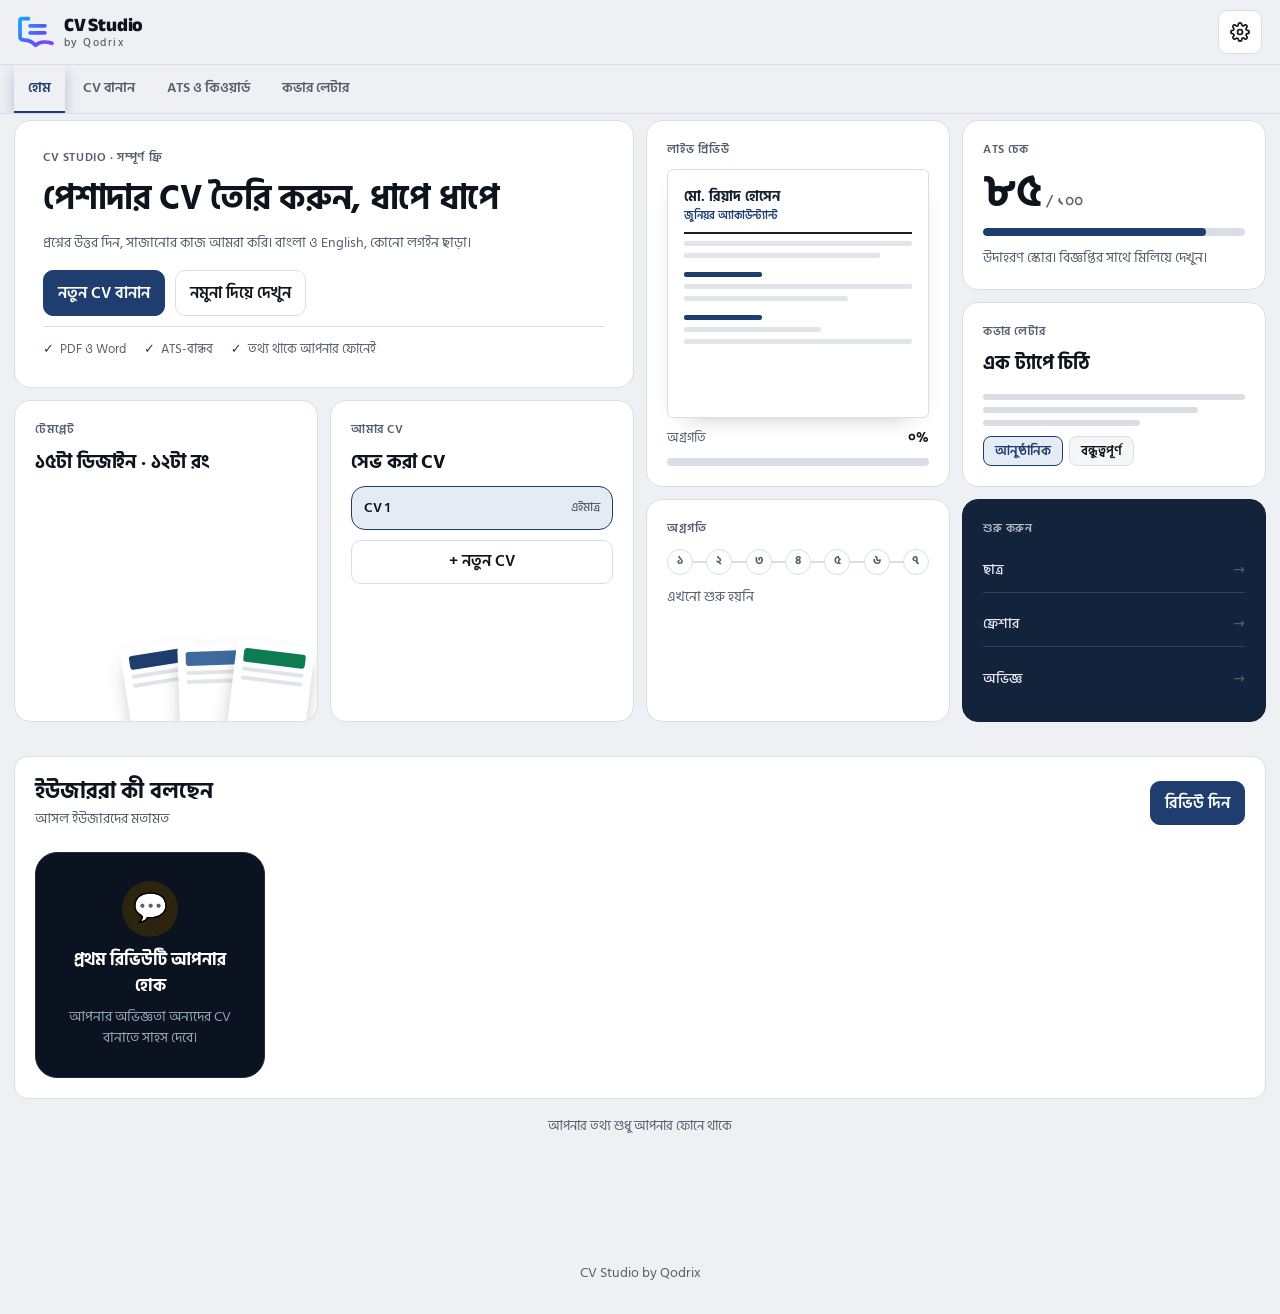
<file: index.html>
<!DOCTYPE html>
<html lang="bn">
<head>
<meta charset="utf-8">
<meta name="viewport" content="width=device-width, initial-scale=1, viewport-fit=cover">
<title>CV Studio by Qodrix | ফ্রি বাংলা ও ইংরেজি CV মেকার (Free Resume Builder)</title>
<link rel="canonical" href="https://cv-studio.qodrix-hq.workers.dev/">
<meta name="description" content="CV Studio by Qodrix: বাংলা ও ইংরেজি দুই ভাষায় ফ্রি CV বানান। ১৫টি টেমপ্লেট, ATS চেক, কভার লেটার। Free Bangla and English resume builder, no signup.">
<link href="https://fonts.googleapis.com/css2?family=Anek+Bangla:wght@700;800&family=Hind+Siliguri:wght@400;500;600;700&display=swap" rel="stylesheet">
<script>(function(){try{var k=localStorage.getItem("cvtheme");if(!k)k=matchMedia("(prefers-color-scheme:dark)").matches?"dark":"light";document.documentElement.dataset.theme=k}catch(e){}})()</script>
<meta property="og:type" content="website"><meta property="og:site_name" content="CV Studio by Qodrix"><meta property="og:title" content="CV Studio | Free CV Maker (Bangla and English)"><meta property="og:description" content="Build a professional CV in 10 minutes. Free, no login, ATS friendly."><meta property="og:image" content="https://cv-studio.qodrix-hq.workers.dev/og.png"><meta name="twitter:card" content="summary_large_image"><meta name="theme-color" content="#0B1220">
<link rel="icon" href="favicon.svg" type="image/svg+xml"><link rel="icon" href="icon-192.png" sizes="192x192" type="image/png">
<link rel="manifest" href="manifest.webmanifest"><link rel="apple-touch-icon" href="apple-touch-icon.png">
<link rel="stylesheet" href="style.css?v=19">
</head>
<body>
<header><a class="logo" href="index.html" aria-label="CV Studio by Qodrix"><svg class="lg-m" viewBox="0 0 214 190" fill="none" aria-hidden="true"><defs><linearGradient id="lgg" x1="8" y1="8" x2="204" y2="176" gradientUnits="userSpaceOnUse"><stop stop-color="#12A8FF"/><stop offset=".55" stop-color="#4F5BFF"/><stop offset="1" stop-color="#8B3DFF"/></linearGradient></defs><g stroke="url(#lgg)" stroke-width="22" stroke-linecap="round" stroke-linejoin="round"><path class="lgp" d="M62 16H22Q12 16 12 26V122C12 137 22 143 38 143C66 143 86 153 104 174C124 155 162 148 202 162"/><path class="lgp" d="M72 58H160M72 100H160"/></g></svg><span class="lg-t"><b>CV Studio</b><small>by Qodrix</small></span></a><a class="btn ic" id="gear" href="settings.html" aria-label="Settings" title="Settings"><svg width="20" height="20" viewBox="0 0 24 24" fill="none" stroke="currentColor" stroke-width="2" stroke-linecap="round" stroke-linejoin="round" aria-hidden="true"><circle cx="12" cy="12" r="3"/><path d="M19.4 15a1.7 1.7 0 0 0 .3 1.8l.1.1a2 2 0 1 1-2.8 2.8l-.1-.1a1.7 1.7 0 0 0-1.8-.3 1.7 1.7 0 0 0-1 1.5V21a2 2 0 1 1-4 0v-.1a1.7 1.7 0 0 0-1.1-1.5 1.7 1.7 0 0 0-1.8.3l-.1.1a2 2 0 1 1-2.8-2.8l.1-.1a1.7 1.7 0 0 0 .3-1.8 1.7 1.7 0 0 0-1.5-1H3a2 2 0 1 1 0-4h.1a1.7 1.7 0 0 0 1.5-1.1 1.7 1.7 0 0 0-.3-1.8l-.1-.1a2 2 0 1 1 2.8-2.8l.1.1a1.7 1.7 0 0 0 1.8.3H9a1.7 1.7 0 0 0 1-1.5V3a2 2 0 1 1 4 0v.1a1.7 1.7 0 0 0 1 1.5 1.7 1.7 0 0 0 1.8-.3l.1-.1a2 2 0 1 1 2.8 2.8l-.1.1a1.7 1.7 0 0 0-.3 1.8V9a1.7 1.7 0 0 0 1.5 1H21a2 2 0 1 1 0 4h-.1a1.7 1.7 0 0 0-1.5 1z"/></svg><i class="ud" hidden></i></a></header>
<nav class="tabs"><a href="index.html" class=on data-bn="হোম" data-en="Home"></a><a href="builder.html" data-bn="CV বানান" data-en="Build CV"></a><a href="ats.html" data-bn="ATS ও কিওয়ার্ড" data-en="ATS and keywords"></a><a href="cover-letter.html" data-bn="কভার লেটার" data-en="Cover letter"></a></nav>
<div class="xw"><div class="bn-g bn-home">
<section class="bn h1" style="--i:0"><span class="bn-k" data-bn="CV STUDIO · সম্পূর্ণ ফ্রি" data-en="CV STUDIO · COMPLETELY FREE"></span><h1 class="bn-big" data-bn="পেশাদার CV তৈরি করুন, ধাপে ধাপে" data-en="Build a professional CV, step by step"></h1><p class="bn-p" data-bn="প্রশ্নের উত্তর দিন, সাজানোর কাজ আমরা করি। বাংলা ও English, কোনো লগইন ছাড়া।" data-en="Answer a few questions and we handle the layout. Bangla and English, no login."></p><div class="bn-act"><a class="btn p" href="builder.html" data-bn="নতুন CV বানান" data-en="Start a new CV"></a><button type="button" class="btn" id="hDemo" data-bn="নমুনা দিয়ে দেখুন" data-en="Try with a sample"></button></div><ul class="bn-meta"><li data-bn="PDF ও Word" data-en="PDF and Word"></li><li data-bn="ATS-বান্ধব" data-en="ATS-friendly"></li><li data-bn="তথ্য থাকে আপনার ফোনেই" data-en="Data stays on your device"></li></ul></section>
<aside class="bn h2" style="--i:1"><span class="bn-k" data-bn="লাইভ প্রিভিউ" data-en="LIVE PREVIEW"></span><div class="bn-doc" aria-hidden="true"><b data-bn="মো. রিয়াদ হোসেন" data-en="Riyad Hossain"></b><small data-bn="জুনিয়র অ্যাকাউন্ট্যান্ট" data-en="Junior Accountant"></small><i></i><i style="width:86%"></i><i class="h"></i><i></i><i style="width:72%"></i><i class="h"></i><i style="width:60%"></i><i></i></div><div class="bn-prog"><span data-bn="অগ্রগতি" data-en="Progress"></span><b id="xcp">০%</b></div><div class="bn-bar"><i id="xcb"></i></div></aside>
<a class="bn h3" href="ats.html" style="--i:2"><span class="bn-k" data-bn="ATS চেক" data-en="ATS CHECK"></span><div class="bn-num">৮৫<small> / ১০০</small></div><div class="bn-bar"><i style="width:85%"></i></div><p class="bn-p" data-bn="উদাহরণ স্কোর। বিজ্ঞপ্তির সাথে মিলিয়ে দেখুন।" data-en="Sample score. Match your CV to a job notice."></p></a>
<a class="bn h4" href="cover-letter.html" style="--i:3"><span class="bn-k" data-bn="কভার লেটার" data-en="COVER LETTER"></span><h3 class="bn-t" data-bn="এক ট্যাপে চিঠি" data-en="A letter in one tap"></h3><div class="bn-lns" aria-hidden="true"><i></i><i style="width:82%"></i><i style="width:60%"></i></div><div class="bn-chips"><span class="bn-chip a" data-bn="আনুষ্ঠানিক" data-en="Formal"></span><span class="bn-chip" data-bn="বন্ধুত্বপূর্ণ" data-en="Friendly"></span></div></a>
<a class="bn h5" href="builder.html" style="--i:4"><span class="bn-k" data-bn="টেমপ্লেট" data-en="TEMPLATES"></span><h3 class="bn-t" data-bn="১৫টা ডিজাইন · ১২টা রং" data-en="15 designs · 12 colours"></h3><i class="bn-mini" style="--r:112px;rotate:-9deg"><u style="background:#1F3D6E"></u><s></s><s></s></i><i class="bn-mini" style="--r:60px;rotate:-2deg"><u style="background:#3E6A9E"></u><s></s><s></s></i><i class="bn-mini" style="--r:8px;rotate:7deg"><u style="background:#0F7B53"></u><s></s><s></s></i></a>
<section class="bn h6" style="--i:5"><span class="bn-k" data-bn="আমার CV" data-en="MY CVS"></span><h3 class="bn-t" data-bn="সেভ করা CV" data-en="Saved CVs"></h3><div class="xl-list" id="libList"></div><button type="button" class="btn" data-lib="new" data-bn="+ নতুন CV" data-en="+ New CV"></button></section>
<section class="bn h7" style="--i:6"><span class="bn-k" data-bn="অগ্রগতি" data-en="PROGRESS"></span><div class="bn-hz" id="hzN" aria-hidden="true"></div><p class="bn-p" id="hzT"></p><a id="xcont" class="btn p" href="builder.html" hidden data-bn="চালিয়ে যান" data-en="Continue"></a></section>
<section class="bn dk h8" style="--i:7"><span class="bn-k" data-bn="শুরু করুন" data-en="GET STARTED"></span><button type="button" class="bn-row bn-lk" data-who="fresher"><span data-bn="ছাত্র" data-en="Student"></span><i>&rarr;</i></button><button type="button" class="bn-row bn-lk" data-who="fresher"><span data-bn="ফ্রেশার" data-en="Fresher"></span><i>&rarr;</i></button><button type="button" class="bn-row bn-lk" data-who="exp"><span data-bn="অভিজ্ঞ" data-en="Experienced"></span><i>&rarr;</i></button></section>
<section class="bn bn-wide xrev rv" id="xrev" style="--i:9"><div class="xrh"><div><h2 data-bn="ইউজাররা কী বলছেন" data-en="What users say"></h2><p data-bn="আসল ইউজারদের মতামত" data-en="Words from real users"></p></div><button type="button" class="btn p" id="xrBtn" data-bn="রিভিউ দিন" data-en="Write a review"></button></div>
<div class="xrg"><div class="xrs" id="xrs"></div><div class="xrw" id="xrw"><div class="xrk" id="xrk"></div></div></div></section>
</div><div class="xmod" id="xmod" hidden><div class="xsh" role="dialog" aria-modal="true"><button type="button" class="xx" id="xrX" aria-label="Close">✕</button><h3 data-bn="আপনার রিভিউ" data-en="Your review"></h3><div class="xem" id="xem" data-r="0"><div class="xem-stage"><div class="xem-face" id="xemf" aria-hidden="true">😐</div><div class="xem-sp" id="xsp"></div></div><div class="xem-txt" id="xemt"></div>
<div class="xem-track" id="xemk" role="slider" tabindex="0" aria-valuemin="1" aria-valuemax="5" aria-valuenow="0" aria-label="Rating"><i class="xem-line"></i><i class="xem-fill" id="xemfl"></i><i class="xem-ring" id="xemrg"></i><button type="button" tabindex="-1" data-s="1">😠</button><button type="button" tabindex="-1" data-s="2">😕</button><button type="button" tabindex="-1" data-s="3">🙂</button><button type="button" tabindex="-1" data-s="4">😃</button><button type="button" tabindex="-1" data-s="5">🤩</button></div></div>
<label data-bn="আপনার নাম (ঐচ্ছিক)" data-en="Your name (optional)"></label><input id="xrn" maxlength="60" autocomplete="name"><label data-bn="আপনার মতামত" data-en="Your feedback"></label><textarea id="xrt" maxlength="400" rows="4"></textarea><input class="hp" id="xrh" tabindex="-1" autocomplete="off" aria-hidden="true"><button type="button" class="btn p cf-s" id="xrS" data-bn="পাঠান" data-en="Submit"></button><div class="cf-msg" id="xro" role="status"></div></div></div>
<div class="xtrust" data-bn="আপনার তথ্য শুধু আপনার ফোনে থাকে" data-en="Your data stays on your device"></div></div>
<div id="toast"></div>

<footer data-bn="CV Studio by Qodrix" data-en="CV Studio by Qodrix"></footer>
<nav class="bnav" aria-label="Main"><a href="index.html" class=on><svg width="22" height="22" viewBox="0 0 24 24" fill="none" stroke="currentColor" stroke-width="2" stroke-linecap="round" stroke-linejoin="round" aria-hidden="true"><path d="M3 11l9-8 9 8"/><path d="M5 10v10h14V10"/></svg><span data-bn="হোম" data-en="Home"></span></a><a href="builder.html"><svg width="22" height="22" viewBox="0 0 24 24" fill="none" stroke="currentColor" stroke-width="2" stroke-linecap="round" stroke-linejoin="round" aria-hidden="true"><rect x="5" y="3" width="14" height="18" rx="2"/><path d="M9 8h6M9 12h6M9 16h4"/></svg><span data-bn="CV বানান" data-en="Build"></span></a><a href="ats.html"><svg width="22" height="22" viewBox="0 0 24 24" fill="none" stroke="currentColor" stroke-width="2" stroke-linecap="round" stroke-linejoin="round" aria-hidden="true"><circle cx="12" cy="12" r="9"/><path d="M9 12l2 2 4-4"/></svg><span data-bn="ATS" data-en="ATS"></span></a><a href="cover-letter.html"><svg width="22" height="22" viewBox="0 0 24 24" fill="none" stroke="currentColor" stroke-width="2" stroke-linecap="round" stroke-linejoin="round" aria-hidden="true"><rect x="3" y="5" width="18" height="14" rx="2"/><path d="M3 7l9 6 9-6"/></svg><span data-bn="চিঠি" data-en="Letter"></span></a><a href="settings.html"><svg width="20" height="20" viewBox="0 0 24 24" fill="none" stroke="currentColor" stroke-width="2" stroke-linecap="round" stroke-linejoin="round" aria-hidden="true"><circle cx="12" cy="12" r="3"/><path d="M12 3v3M12 18v3M3 12h3M18 12h3M5.6 5.6l2.1 2.1M16.3 16.3l2.1 2.1M18.4 5.6l-2.1 2.1M7.7 16.3l-2.1 2.1"/></svg><span data-bn="সেটিংস" data-en="Settings"></span></a></nav>
<script src="app.js?v=19"></script><script>(function(){var g=function(i){return document.getElementById(i)};document.querySelectorAll("[data-who]").forEach(function(b){b.addEventListener("click",function(){try{S.lvl=b.dataset.who;save()}catch(e){}location.href="builder.html"})});var d=g("hDemo");if(d)d.addEventListener("click",function(){try{var m=SAMPLE[S.lang];Object.assign(S,JSON.parse(JSON.stringify(m)));S.exp.forEach(function(e){e.orgV=e.org});S.edu.forEach(function(e){e.instV=e.inst});save()}catch(e){}location.href="builder.html"})})()</script>
<script>(function(){try{var g=function(i){return document.getElementById(i)},nf=S.lang==="en"?"en":"bn-BD",D=typeof done==="function"?done():[],has=S&&(S.name||S.role||S.email),n=D.filter(Boolean).length,p=has?Math.round(n/7*100):0;g("xcp").textContent=p.toLocaleString(nf)+"%";g("xcb").style.width=p+"%";var cur=D.findIndex(function(x){return !x});if(cur<0)cur=6;var h=g("hzN");h.innerHTML="";for(var i=0;i<7;i++){if(i)h.insertAdjacentHTML("beforeend","<i"+(has&&i<=cur?' class="d"':"")+"></i>");var dn=has&&D[i];h.insertAdjacentHTML("beforeend",'<span class="nd '+(dn?"d":(has&&i===cur?"c":""))+'">'+(dn?"&#10003;":(i+1).toLocaleString(nf))+"</span>")}g("hzT").textContent=has?(S.lang==="en"?"Step ":"ধাপ ")+(cur+1).toLocaleString(nf)+"/"+(7).toLocaleString(nf):(S.lang==="en"?"Not started yet":"এখনো শুরু হয়নি");g("xcont").hidden=!has}catch(e){}})()</script>
<script>(function(){var g=function(i){return document.getElementById(i)},bn=function(){return !(typeof S!=="undefined"&&S.lang==="en")},rat=0;
function esc(s){var d=document.createElement("div");d.textContent=s;return d.innerHTML}
var EM=["","😠","😕","🙂","😃","🤩"],LBN=["","একদম ভালো লাগেনি","তেমন ভালো না","ঠিকঠাক","ভালো লেগেছে","দারুণ! অসাধারণ"],LBE=["","Not good at all","Could be better","It's okay","Liked it","Loved it!"];function stars(n){return EM[n]||""}function lb(n){return (bn()?LBN:LBE)[n]||""}
function render(a){var s=g("xrs"),k=g("xrk"),w=g("xrw");if(!a.length){w.hidden=true;s.innerHTML='<div class="xre"><div class="xrn">💬</div><b>'+(bn()?"প্রথম রিভিউটি আপনার হোক":"Be the first to review")+'</b><p>'+(bn()?"আপনার অভিজ্ঞতা অন্যদের CV বানাতে সাহস দেবে।":"Your experience helps others build their CV.")+'</p></div>';return}
w.hidden=false;var sum=0,c=[0,0,0,0,0,0];a.forEach(function(r){sum+=r.rating;c[r.rating]++});var avg=sum/a.length;
var bars="";for(var i=5;i>=1;i--)bars+='<div class="xb"><span>'+EM[i]+'</span><div><i data-w="'+Math.round(c[i]/a.length*100)+'"></i></div><em>'+c[i]+'</em></div>';
s.innerHTML='<div class="xav"><b id="xavn">0.0</b><div><div class="xmood" id="xmood">'+EM[Math.round(avg)]+'</div><small>'+a.length+(bn()?" টি রিভিউ":" reviews")+'</small></div></div>'+bars;
var t0=null;(function tick(ts){if(!t0)t0=ts;var p=Math.min(1,(ts-t0)/900);g("xavn").textContent=(avg*(1-Math.pow(1-p,3))).toFixed(1);if(p<1)requestAnimationFrame(tick)})(performance.now?0:0);requestAnimationFrame(function tk(ts){if(!t0)t0=ts;var p=Math.min(1,(ts-t0)/900);g("xavn").textContent=(avg*(1-Math.pow(1-p,3))).toFixed(1);if(p<1)requestAnimationFrame(tk)});
setTimeout(function(){[].forEach.call(s.querySelectorAll(".xb i"),function(i){i.style.width=i.dataset.w+"%"})},250);
var card=function(r,i){return '<article class="xrc"><div class="xrt"><span class="xra" style="background:hsl('+((i*57+20)%360)+' 62% 42%)">'+esc((r.name||(bn()?"ইউজার":"User")).trim().charAt(0).toUpperCase())+'</span><div><b>'+esc(r.name||(bn()?"একজন ইউজার":"A user"))+'</b><div class="xrst">'+stars(r.rating)+' <small>'+lb(r.rating)+'</small></div></div></div><p>'+esc(r.text)+'</p></article>'};
var list=a.map(card).join("");if(a.length>=3){k.innerHTML=list+list;k.style.setProperty("--d",Math.max(24,a.length*7)+"s");k.classList.add("go")}else k.innerHTML=list}
async function load(){var r=await fetch(SB_URL+"/rest/v1/reviews?select=name,rating,text&status=eq.approved&order=created_at.desc&limit=40",{headers:sbH()}).catch(function(){return null});render(r&&r.ok?await r.json():[])}
var rv=g("xrev"),done=false;if("IntersectionObserver" in window){new IntersectionObserver(function(e,o){if(e[0].isIntersecting&&!done){done=true;load();o.disconnect()}},{threshold:.05}).observe(rv)}else load();
var md=g("xmod");function op(){md.hidden=false;setR(0,false);document.body.style.overflow="hidden";g("xro").textContent=""}function cl(){md.hidden=true;document.body.style.overflow=""}
g("xrBtn").addEventListener("click",op);g("xrX").addEventListener("click",cl);md.addEventListener("click",function(e){if(e.target===md)cl()});document.addEventListener("keydown",function(e){if(e.key==="Escape"&&!md.hidden)cl()});

var EMOJI_TXT=function(r){return r?lb(r):(bn()?"স্লাইড করে বলুন কেমন লেগেছে":"Slide to tell us how it felt")};
function setR(r,fx){rat=r;var em=g("xem"),f=g("xemf"),k=g("xemk");em.dataset.r=r;f.textContent=r?EM[r]:"😐";g("xemt").textContent=EMOJI_TXT(r);k.setAttribute("aria-valuenow",r);k.style.setProperty("--p",r?(r-1)/4:0);[].forEach.call(k.querySelectorAll("button"),function(b){b.classList.toggle("on",+b.dataset.s===r)});if(!r)return;f.classList.remove("go");void f.offsetWidth;f.classList.add("go");if(fx&&r>=4)spark(r===5?12:7)}
function spark(n){var h=g("xsp");h.innerHTML="";for(var i=0;i<n;i++){var s=document.createElement("i"),a=Math.PI*2*i/n+Math.random()*.4,d=54+Math.random()*26;s.textContent=["✦","✨","⭐"][i%3];s.style.setProperty("--x",Math.cos(a)*d+"px");s.style.setProperty("--y",Math.sin(a)*d+"px");s.style.animationDelay=(Math.random()*.12)+"s";h.appendChild(s)}setTimeout(function(){h.innerHTML=""},1100)}
function initEm(){var k=g("xemk");function fromX(cx){var r=k.getBoundingClientRect(),p=(cx-r.left-24)/(r.width-48);return Math.max(1,Math.min(5,Math.round(p*4)+1))}var dn=false;
k.addEventListener("pointerdown",function(e){dn=true;try{k.setPointerCapture(e.pointerId)}catch(x){}var r=fromX(e.clientX);if(r!==rat)setR(r,true)});
k.addEventListener("pointermove",function(e){if(!dn)return;var r=fromX(e.clientX);if(r!==rat)setR(r,true)});
["pointerup","pointercancel"].forEach(function(n){k.addEventListener(n,function(){dn=false})});
k.addEventListener("keydown",function(e){var r=rat||3;if(e.key==="ArrowRight"||e.key==="ArrowUp")r=Math.min(5,r+1);else if(e.key==="ArrowLeft"||e.key==="ArrowDown")r=Math.max(1,r-1);else return;e.preventDefault();setR(r,true)});setR(0,false)}
initEm();
g("xrS").addEventListener("click",async function(){var o=g("xro"),t=g("xrt").value.trim();o.className="cf-msg";if(g("xrh").value)return;if(!rat){o.className="cf-msg er";o.textContent=bn()?"আগে স্লাইড করে ইমোজি বেছে নিন।":"Please slide to pick a feeling first.";return}if(t.length<5){o.className="cf-msg er";o.textContent=bn()?"মতামত অন্তত ৫ অক্ষরের লিখুন।":"Please write at least 5 characters.";return}var last=+localStorage.getItem("cvrv")||0;if(Date.now()-last<864e5){o.className="cf-msg er";o.textContent=bn()?"আপনি আজ রিভিউ দিয়েছেন, ধন্যবাদ!":"You already reviewed today, thank you!";return}var b=g("xrS");b.disabled=true;var r=await fetch(SB_URL+"/rest/v1/reviews",{method:"POST",headers:Object.assign(sbH(),{Prefer:"return=minimal"}),body:JSON.stringify({name:g("xrn").value.trim().slice(0,60),rating:rat,text:t.slice(0,400)})}).catch(function(){return null});b.disabled=false;if(r&&r.ok){try{localStorage.setItem("cvrv",Date.now())}catch(e){}g("xrt").value="";o.className="cf-msg ok";o.textContent=bn()?"✓ ধন্যবাদ! অনুমোদনের পর রিভিউটি দেখা যাবে।":"✓ Thank you! Your review will appear after approval.";setTimeout(cl,2600)}else{o.className="cf-msg er";o.textContent=bn()?"পাঠানো যায়নি, আবার চেষ্টা করুন।":"Could not send. Please try again."}})})()</script>
</body>
</html>
</file>
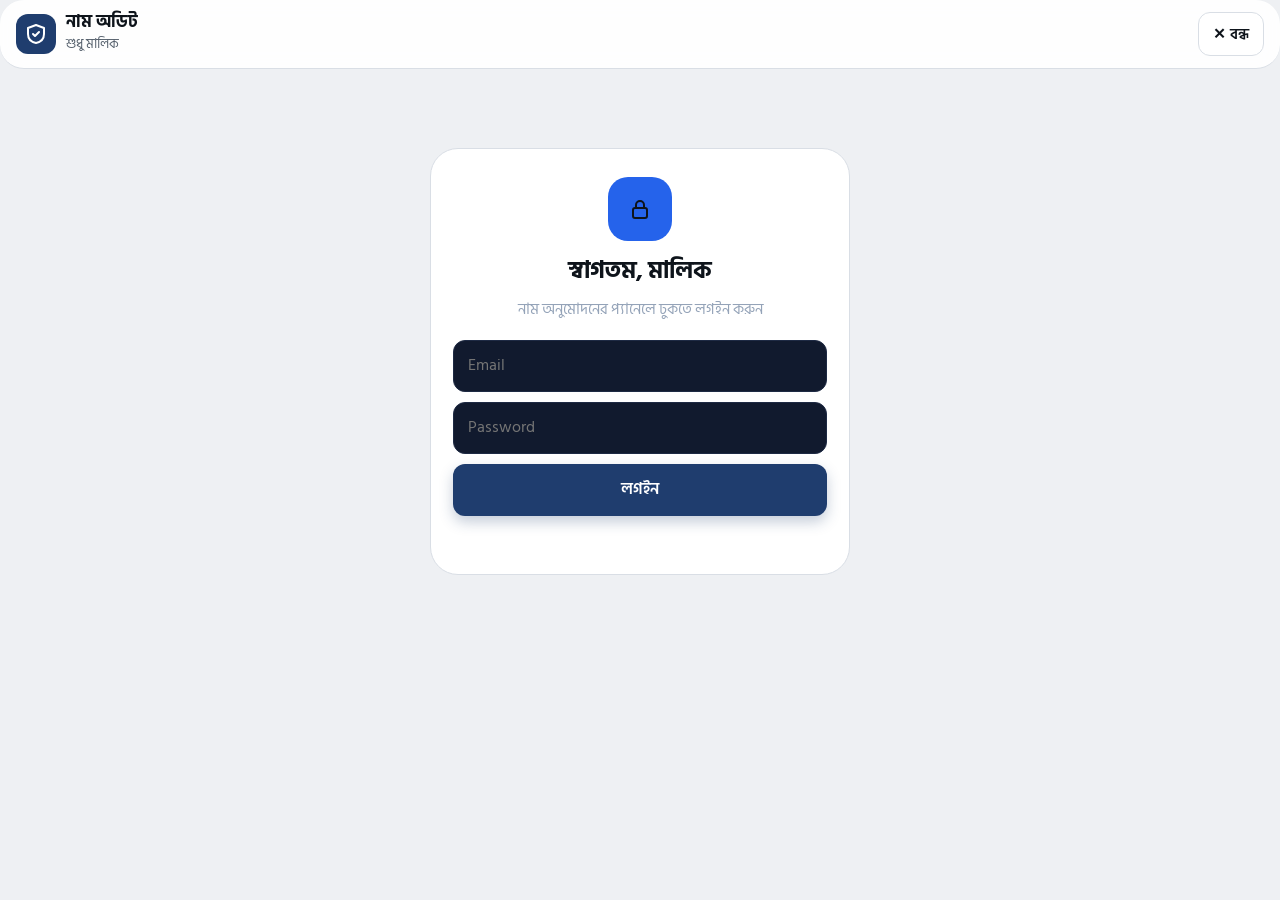
<file: admin.html>
<!DOCTYPE html>
<html lang="bn">
<head>
<meta charset="utf-8">
<meta name="viewport" content="width=device-width, initial-scale=1, viewport-fit=cover">
<title>নাম অডিট | CV স্টুডিও</title>
<meta name="description" content="বাংলাদেশের জন্য বাংলা ও ইংরেজি দুই ভাষায় ফ্রি CV বানানোর সাইট।">
<link href="https://fonts.googleapis.com/css2?family=Anek+Bangla:wght@700;800&family=Hind+Siliguri:wght@400;500;600;700&display=swap" rel="stylesheet">
<script>(function(){try{var k=localStorage.getItem("cvtheme");if(!k)k=matchMedia("(prefers-color-scheme:dark)").matches?"dark":"light";document.documentElement.dataset.theme=k}catch(e){}})()</script>
<meta property="og:type" content="website"><meta property="og:site_name" content="CV Studio by Qodrix"><meta property="og:title" content="CV Studio | Free CV Maker (Bangla and English)"><meta property="og:description" content="Build a professional CV in 10 minutes. Free, no login, ATS friendly."><meta property="og:image" content="https://cv-studio.qodrix-hq.workers.dev/og.png"><meta name="twitter:card" content="summary_large_image"><meta name="theme-color" content="#0B1220">
<link rel="icon" href="favicon.svg" type="image/svg+xml"><link rel="icon" href="icon-192.png" sizes="192x192" type="image/png">
<link rel="manifest" href="manifest.webmanifest"><link rel="apple-touch-icon" href="apple-touch-icon.png">
<link rel="stylesheet" href="style.css?v=19">
</head>
<body>
<header><a class="logo" href="index.html" aria-label="CV Studio by Qodrix"><svg class="lg-m" viewBox="0 0 214 190" fill="none" aria-hidden="true"><defs><linearGradient id="lgg" x1="8" y1="8" x2="204" y2="176" gradientUnits="userSpaceOnUse"><stop stop-color="#12A8FF"/><stop offset=".55" stop-color="#4F5BFF"/><stop offset="1" stop-color="#8B3DFF"/></linearGradient></defs><g stroke="url(#lgg)" stroke-width="22" stroke-linecap="round" stroke-linejoin="round"><path class="lgp" d="M62 16H22Q12 16 12 26V122C12 137 22 143 38 143C66 143 86 153 104 174C124 155 162 148 202 162"/><path class="lgp" d="M72 58H160M72 100H160"/></g></svg><span class="lg-t"><b>CV Studio</b><small>by Qodrix</small></span></a><a class="btn ic" id="gear" href="settings.html" aria-label="Settings" title="Settings"><svg width="20" height="20" viewBox="0 0 24 24" fill="none" stroke="currentColor" stroke-width="2" stroke-linecap="round" stroke-linejoin="round" aria-hidden="true"><circle cx="12" cy="12" r="3"/><path d="M19.4 15a1.7 1.7 0 0 0 .3 1.8l.1.1a2 2 0 1 1-2.8 2.8l-.1-.1a1.7 1.7 0 0 0-1.8-.3 1.7 1.7 0 0 0-1 1.5V21a2 2 0 1 1-4 0v-.1a1.7 1.7 0 0 0-1.1-1.5 1.7 1.7 0 0 0-1.8.3l-.1.1a2 2 0 1 1-2.8-2.8l.1-.1a1.7 1.7 0 0 0 .3-1.8 1.7 1.7 0 0 0-1.5-1H3a2 2 0 1 1 0-4h.1a1.7 1.7 0 0 0 1.5-1.1 1.7 1.7 0 0 0-.3-1.8l-.1-.1a2 2 0 1 1 2.8-2.8l.1.1a1.7 1.7 0 0 0 1.8.3H9a1.7 1.7 0 0 0 1-1.5V3a2 2 0 1 1 4 0v.1a1.7 1.7 0 0 0 1 1.5 1.7 1.7 0 0 0 1.8-.3l.1-.1a2 2 0 1 1 2.8 2.8l-.1.1a1.7 1.7 0 0 0-.3 1.8V9a1.7 1.7 0 0 0 1.5 1H21a2 2 0 1 1 0 4h-.1a1.7 1.7 0 0 0-1.5 1z"/></svg><i class="ud" hidden></i></a></header>
<nav class="tabs"><a href="index.html" data-bn="হোম" data-en="Home"></a><a href="builder.html" data-bn="CV বানান" data-en="Build CV"></a><a href="ats.html" data-bn="ATS ও কিওয়ার্ড" data-en="ATS and keywords"></a><a href="cover-letter.html" data-bn="কভার লেটার" data-en="Cover letter"></a></nav>
<section class="tool"><p><a class="btn" href="index.html">← CV Studio</a></p></section>
<div id="toast"></div>

<footer data-bn="CV Studio by Qodrix" data-en="CV Studio by Qodrix"></footer>
<script>if(location.hash!=="#admin")history.replaceState(null,"",location.pathname+"#admin")</script>
<nav class="bnav" aria-label="Main"><a href="index.html"><svg width="22" height="22" viewBox="0 0 24 24" fill="none" stroke="currentColor" stroke-width="2" stroke-linecap="round" stroke-linejoin="round" aria-hidden="true"><path d="M3 11l9-8 9 8"/><path d="M5 10v10h14V10"/></svg><span data-bn="হোম" data-en="Home"></span></a><a href="builder.html"><svg width="22" height="22" viewBox="0 0 24 24" fill="none" stroke="currentColor" stroke-width="2" stroke-linecap="round" stroke-linejoin="round" aria-hidden="true"><rect x="5" y="3" width="14" height="18" rx="2"/><path d="M9 8h6M9 12h6M9 16h4"/></svg><span data-bn="CV বানান" data-en="Build"></span></a><a href="ats.html"><svg width="22" height="22" viewBox="0 0 24 24" fill="none" stroke="currentColor" stroke-width="2" stroke-linecap="round" stroke-linejoin="round" aria-hidden="true"><circle cx="12" cy="12" r="9"/><path d="M9 12l2 2 4-4"/></svg><span data-bn="ATS" data-en="ATS"></span></a><a href="cover-letter.html"><svg width="22" height="22" viewBox="0 0 24 24" fill="none" stroke="currentColor" stroke-width="2" stroke-linecap="round" stroke-linejoin="round" aria-hidden="true"><rect x="3" y="5" width="18" height="14" rx="2"/><path d="M3 7l9 6 9-6"/></svg><span data-bn="চিঠি" data-en="Letter"></span></a><a href="settings.html" class=on><svg width="20" height="20" viewBox="0 0 24 24" fill="none" stroke="currentColor" stroke-width="2" stroke-linecap="round" stroke-linejoin="round" aria-hidden="true"><circle cx="12" cy="12" r="3"/><path d="M12 3v3M12 18v3M3 12h3M18 12h3M5.6 5.6l2.1 2.1M16.3 16.3l2.1 2.1M18.4 5.6l-2.1 2.1M7.7 16.3l-2.1 2.1"/></svg><span data-bn="সেটিংস" data-en="Settings"></span></a></nav>
<script src="app.js?v=19"></script>
</body>
</html>
</file>
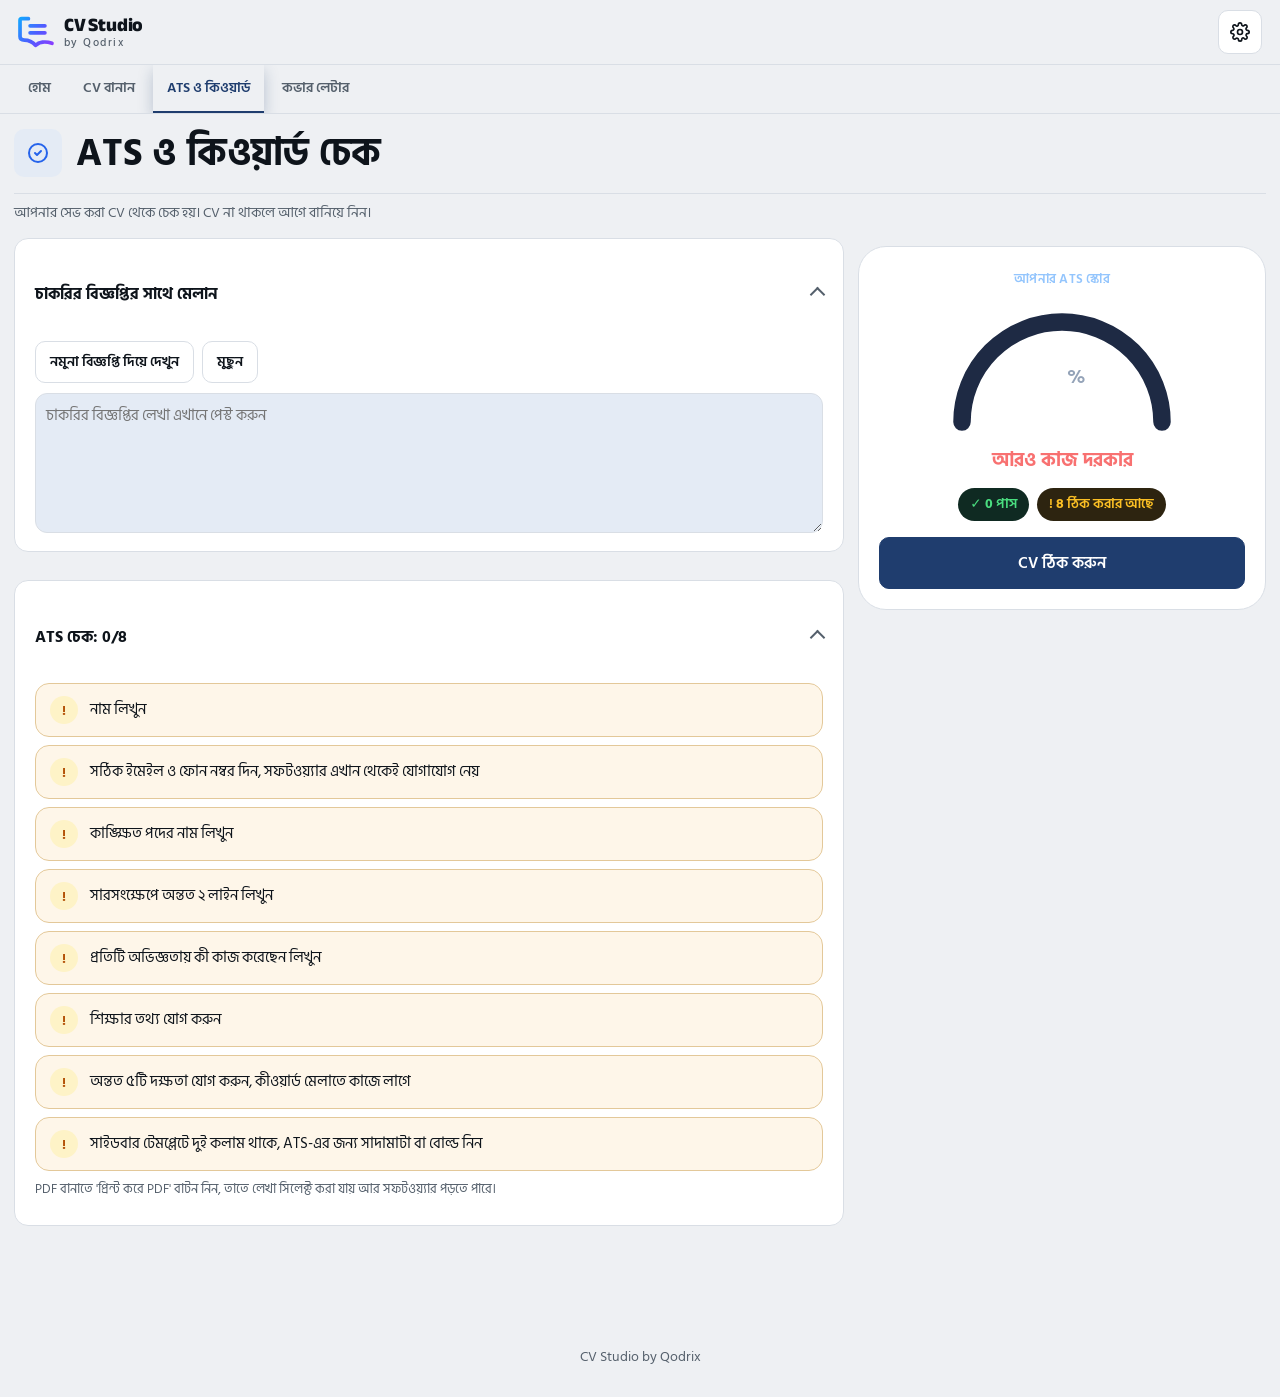
<file: ats.html>
<!DOCTYPE html>
<html lang="bn">
<head>
<meta charset="utf-8">
<meta name="viewport" content="width=device-width, initial-scale=1, viewport-fit=cover">
<title>ATS ও কিওয়ার্ড চেক | CV Studio by Qodrix</title>
<link rel="canonical" href="https://cv-studio.qodrix-hq.workers.dev/ats.html">
<meta name="description" content="চাকরির বিজ্ঞপ্তি দিয়ে আপনার CV-এর ATS কিওয়ার্ড মিল যাচাই করুন। Free ATS keyword check by CV Studio by Qodrix.">
<link href="https://fonts.googleapis.com/css2?family=Anek+Bangla:wght@700;800&family=Hind+Siliguri:wght@400;500;600;700&display=swap" rel="stylesheet">
<script>(function(){try{var k=localStorage.getItem("cvtheme");if(!k)k=matchMedia("(prefers-color-scheme:dark)").matches?"dark":"light";document.documentElement.dataset.theme=k}catch(e){}})()</script>
<meta property="og:type" content="website"><meta property="og:site_name" content="CV Studio by Qodrix"><meta property="og:title" content="CV Studio | Free CV Maker (Bangla and English)"><meta property="og:description" content="Build a professional CV in 10 minutes. Free, no login, ATS friendly."><meta property="og:image" content="https://cv-studio.qodrix-hq.workers.dev/og.png"><meta name="twitter:card" content="summary_large_image"><meta name="theme-color" content="#0B1220">
<link rel="icon" href="favicon.svg" type="image/svg+xml"><link rel="icon" href="icon-192.png" sizes="192x192" type="image/png">
<link rel="manifest" href="manifest.webmanifest"><link rel="apple-touch-icon" href="apple-touch-icon.png">
<link rel="stylesheet" href="style.css?v=19">
</head>
<body>
<header><a class="logo" href="index.html" aria-label="CV Studio by Qodrix"><svg class="lg-m" viewBox="0 0 214 190" fill="none" aria-hidden="true"><defs><linearGradient id="lgg" x1="8" y1="8" x2="204" y2="176" gradientUnits="userSpaceOnUse"><stop stop-color="#12A8FF"/><stop offset=".55" stop-color="#4F5BFF"/><stop offset="1" stop-color="#8B3DFF"/></linearGradient></defs><g stroke="url(#lgg)" stroke-width="22" stroke-linecap="round" stroke-linejoin="round"><path class="lgp" d="M62 16H22Q12 16 12 26V122C12 137 22 143 38 143C66 143 86 153 104 174C124 155 162 148 202 162"/><path class="lgp" d="M72 58H160M72 100H160"/></g></svg><span class="lg-t"><b>CV Studio</b><small>by Qodrix</small></span></a><a class="btn ic" id="gear" href="settings.html" aria-label="Settings" title="Settings"><svg width="20" height="20" viewBox="0 0 24 24" fill="none" stroke="currentColor" stroke-width="2" stroke-linecap="round" stroke-linejoin="round" aria-hidden="true"><circle cx="12" cy="12" r="3"/><path d="M19.4 15a1.7 1.7 0 0 0 .3 1.8l.1.1a2 2 0 1 1-2.8 2.8l-.1-.1a1.7 1.7 0 0 0-1.8-.3 1.7 1.7 0 0 0-1 1.5V21a2 2 0 1 1-4 0v-.1a1.7 1.7 0 0 0-1.1-1.5 1.7 1.7 0 0 0-1.8.3l-.1.1a2 2 0 1 1-2.8-2.8l.1-.1a1.7 1.7 0 0 0 .3-1.8 1.7 1.7 0 0 0-1.5-1H3a2 2 0 1 1 0-4h.1a1.7 1.7 0 0 0 1.5-1.1 1.7 1.7 0 0 0-.3-1.8l-.1-.1a2 2 0 1 1 2.8-2.8l.1.1a1.7 1.7 0 0 0 1.8.3H9a1.7 1.7 0 0 0 1-1.5V3a2 2 0 1 1 4 0v.1a1.7 1.7 0 0 0 1 1.5 1.7 1.7 0 0 0 1.8-.3l.1-.1a2 2 0 1 1 2.8 2.8l-.1.1a1.7 1.7 0 0 0-.3 1.8V9a1.7 1.7 0 0 0 1.5 1H21a2 2 0 1 1 0 4h-.1a1.7 1.7 0 0 0-1.5 1z"/></svg><i class="ud" hidden></i></a></header>
<nav class="tabs"><a href="index.html" data-bn="হোম" data-en="Home"></a><a href="builder.html" data-bn="CV বানান" data-en="Build CV"></a><a href="ats.html" class=on data-bn="ATS ও কিওয়ার্ড" data-en="ATS and keywords"></a><a href="cover-letter.html" data-bn="কভার লেটার" data-en="Cover letter"></a></nav>
<section class="tool"><div class="phd"><i class="phi"><svg width="24" height="24" viewBox="0 0 24 24" fill="none" stroke="#2563EB" stroke-width="2" stroke-linecap="round" stroke-linejoin="round" aria-hidden="true"><circle cx="12" cy="12" r="9"/><path d="M9 12l2 2 4-4"/></svg></i><h2 data-bn="ATS ও কিওয়ার্ড চেক" data-en="ATS and keyword check"></h2></div>
<p class="sub" data-bn="আপনার সেভ করা CV থেকে চেক হয়। CV না থাকলে আগে বানিয়ে নিন।" data-en="Checks run on your saved CV. Build a CV first if you have none."></p>
<div class="xg" id="xg" data-tier="lo"><div class="xg-eb" data-bn="আপনার ATS স্কোর" data-en="Your ATS score"></div>
<div class="xg-wrap"><svg viewBox="0 0 200 118" class="xg-svg" aria-hidden="true"><path class="xg-t" d="M20 100 A80 80 0 0 1 180 100"/><path class="xg-v" id="xgv" d="M20 100 A80 80 0 0 1 180 100"/></svg><div class="xg-n"><b id="xgn">0</b><span>%</span></div></div>
<div class="xg-tier"><b class="t-lo" data-bn="আরও কাজ দরকার" data-en="Needs more work"></b><b class="t-mid" data-bn="ভালো শুরু, আর একটু বাকি" data-en="Good start, almost there"></b><b class="t-hi" data-bn="চমৎকার! CV প্রায় তৈরি" data-en="Excellent! Your CV is nearly ready"></b></div>
<div class="xg-chips"><span class="xch ok">✓ <b id="xpk">0</b> <span data-bn="পাস" data-en="passed"></span></span><span class="xch wn">! <b id="xwn">0</b> <span data-bn="ঠিক করার আছে" data-en="to fix"></span></span></div>
<a class="btn p" href="builder.html" data-bn="CV ঠিক করুন" data-en="Improve my CV"></a></div>
<details open id="ats" class="atsb"><summary id="atsS"></summary><ul id="atsL"></ul><p class="nt" id="atsN"></p></details><details open id="kw" class="atsb"><summary id="kwS"></summary><div class="kwtools"><button type="button" class="btn" id="kwSm" data-bn="নমুনা বিজ্ঞপ্তি দিয়ে দেখুন" data-en="Try a sample notice"></button><button type="button" class="btn" id="kwCl" data-bn="মুছুন" data-en="Clear"></button></div><textarea id="kwT" class="kwt"></textarea><div id="kwR"></div></details></section><div id="toast"></div>

<footer data-bn="CV Studio by Qodrix" data-en="CV Studio by Qodrix"></footer>
<nav class="bnav" aria-label="Main"><a href="index.html"><svg width="22" height="22" viewBox="0 0 24 24" fill="none" stroke="currentColor" stroke-width="2" stroke-linecap="round" stroke-linejoin="round" aria-hidden="true"><path d="M3 11l9-8 9 8"/><path d="M5 10v10h14V10"/></svg><span data-bn="হোম" data-en="Home"></span></a><a href="builder.html"><svg width="22" height="22" viewBox="0 0 24 24" fill="none" stroke="currentColor" stroke-width="2" stroke-linecap="round" stroke-linejoin="round" aria-hidden="true"><rect x="5" y="3" width="14" height="18" rx="2"/><path d="M9 8h6M9 12h6M9 16h4"/></svg><span data-bn="CV বানান" data-en="Build"></span></a><a href="ats.html" class=on><svg width="22" height="22" viewBox="0 0 24 24" fill="none" stroke="currentColor" stroke-width="2" stroke-linecap="round" stroke-linejoin="round" aria-hidden="true"><circle cx="12" cy="12" r="9"/><path d="M9 12l2 2 4-4"/></svg><span data-bn="ATS" data-en="ATS"></span></a><a href="cover-letter.html"><svg width="22" height="22" viewBox="0 0 24 24" fill="none" stroke="currentColor" stroke-width="2" stroke-linecap="round" stroke-linejoin="round" aria-hidden="true"><rect x="3" y="5" width="18" height="14" rx="2"/><path d="M3 7l9 6 9-6"/></svg><span data-bn="চিঠি" data-en="Letter"></span></a><a href="settings.html"><svg width="20" height="20" viewBox="0 0 24 24" fill="none" stroke="currentColor" stroke-width="2" stroke-linecap="round" stroke-linejoin="round" aria-hidden="true"><circle cx="12" cy="12" r="3"/><path d="M12 3v3M12 18v3M3 12h3M18 12h3M5.6 5.6l2.1 2.1M16.3 16.3l2.1 2.1M18.4 5.6l-2.1 2.1M7.7 16.3l-2.1 2.1"/></svg><span data-bn="সেটিংস" data-en="Settings"></span></a></nav>
<script src="app.js?v=19"></script>
<script>(function(){var g=function(i){return document.getElementById(i)};try{var m=g("atsS").textContent.match(/(\d+)\s*\/\s*(\d+)/);if(m){var p=+m[1],t=+m[2],r=p/t,pc=Math.round(r*100);g("xg").dataset.tier=pc>=80?"hi":pc>=50?"mid":"lo";g("xpk").textContent=p;g("xwn").textContent=t-p;requestAnimationFrame(function(){requestAnimationFrame(function(){g("xgv").style.strokeDashoffset=251.3*(1-r)})});var n=g("xgn"),st=null;function tick(ts){if(!st)st=ts;var k=Math.min(1,(ts-st)/1100);n.textContent=Math.round(pc*(1-Math.pow(1-k,3)));if(k<1)requestAnimationFrame(tick)}requestAnimationFrame(tick)}}catch(e){}
var T=g("kwT");g("kwSm").addEventListener("click",function(){var en=typeof S!=="undefined"&&S.lang==="en";T.value=en?"Marketing Executive wanted. Skills: digital marketing, Facebook Ads, content strategy, Microsoft Excel, leadership, Google Analytics, brand management, SEO.":"মার্কেটিং এক্সিকিউটিভ নিয়োগ। দক্ষতা: ডিজিটাল মার্কেটিং, ফেসবুক অ্যাডস, কনটেন্ট স্ট্র্যাটেজি, মাইক্রোসফট এক্সেল, নেতৃত্ব, গুগল অ্যানালিটিক্স, ব্র্যান্ড ম্যানেজমেন্ট, SEO।";T.dispatchEvent(new Event("input",{bubbles:true}));g("kwR").scrollIntoView({behavior:"smooth",block:"nearest"})});g("kwCl").addEventListener("click",function(){T.value="";T.dispatchEvent(new Event("input",{bubbles:true}));T.focus()})})()</script>
</body>
</html>
</file>
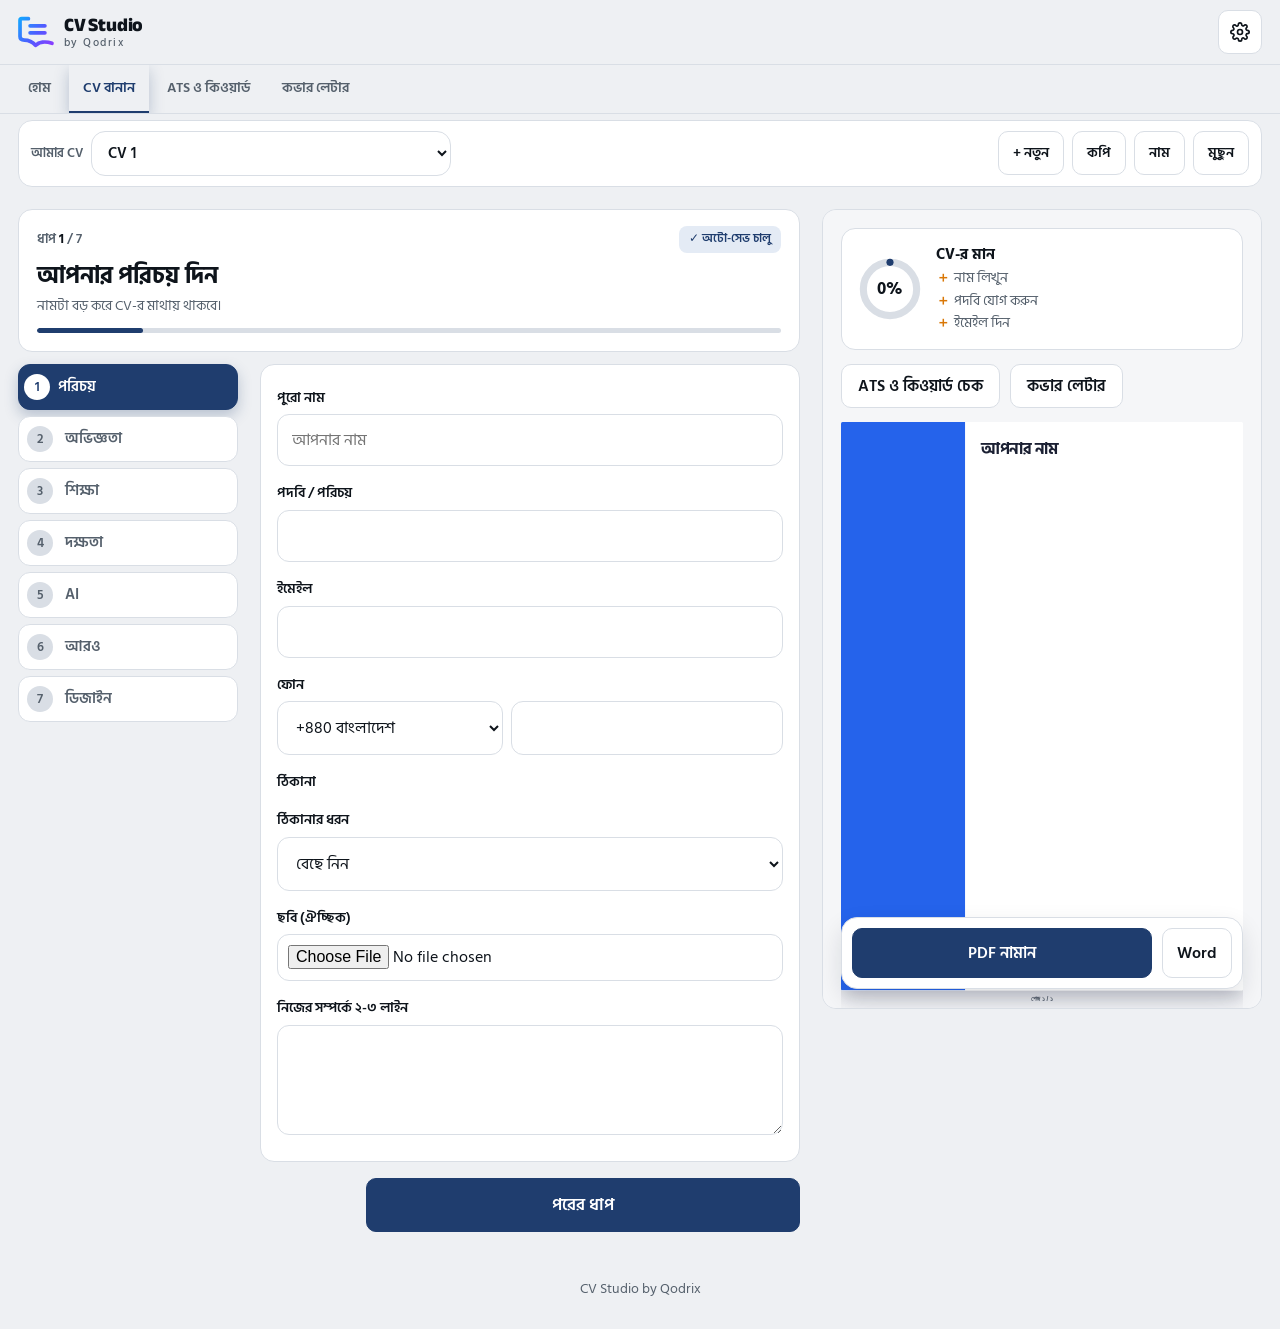
<file: builder.html>
<!DOCTYPE html>
<html lang="bn">
<head>
<meta charset="utf-8">
<meta name="viewport" content="width=device-width, initial-scale=1, viewport-fit=cover">
<title>CV বানান | CV Studio by Qodrix</title>
<link rel="canonical" href="https://cv-studio.qodrix-hq.workers.dev/builder.html">
<meta name="description" content="CV Studio by Qodrix দিয়ে বাংলা বা ইংরেজি CV বানান, PDF নামান। ১৫টি টেমপ্লেট, ১২টি রঙ। Build your CV free.">
<link href="https://fonts.googleapis.com/css2?family=Anek+Bangla:wght@700;800&family=Hind+Siliguri:wght@400;500;600;700&display=swap" rel="stylesheet">
<script>(function(){try{var k=localStorage.getItem("cvtheme");if(!k)k=matchMedia("(prefers-color-scheme:dark)").matches?"dark":"light";document.documentElement.dataset.theme=k}catch(e){}})()</script>
<meta property="og:type" content="website"><meta property="og:site_name" content="CV Studio by Qodrix"><meta property="og:title" content="CV Studio | Free CV Maker (Bangla and English)"><meta property="og:description" content="Build a professional CV in 10 minutes. Free, no login, ATS friendly."><meta property="og:image" content="https://cv-studio.qodrix-hq.workers.dev/og.png"><meta name="twitter:card" content="summary_large_image"><meta name="theme-color" content="#0B1220">
<link rel="icon" href="favicon.svg" type="image/svg+xml"><link rel="icon" href="icon-192.png" sizes="192x192" type="image/png">
<link rel="manifest" href="manifest.webmanifest"><link rel="apple-touch-icon" href="apple-touch-icon.png">
<link rel="stylesheet" href="style.css?v=19">
</head>
<body  data-v="e">
<header><a class="logo" href="index.html" aria-label="CV Studio by Qodrix"><svg class="lg-m" viewBox="0 0 214 190" fill="none" aria-hidden="true"><defs><linearGradient id="lgg" x1="8" y1="8" x2="204" y2="176" gradientUnits="userSpaceOnUse"><stop stop-color="#12A8FF"/><stop offset=".55" stop-color="#4F5BFF"/><stop offset="1" stop-color="#8B3DFF"/></linearGradient></defs><g stroke="url(#lgg)" stroke-width="22" stroke-linecap="round" stroke-linejoin="round"><path class="lgp" d="M62 16H22Q12 16 12 26V122C12 137 22 143 38 143C66 143 86 153 104 174C124 155 162 148 202 162"/><path class="lgp" d="M72 58H160M72 100H160"/></g></svg><span class="lg-t"><b>CV Studio</b><small>by Qodrix</small></span></a><a class="btn ic" id="gear" href="settings.html" aria-label="Settings" title="Settings"><svg width="20" height="20" viewBox="0 0 24 24" fill="none" stroke="currentColor" stroke-width="2" stroke-linecap="round" stroke-linejoin="round" aria-hidden="true"><circle cx="12" cy="12" r="3"/><path d="M19.4 15a1.7 1.7 0 0 0 .3 1.8l.1.1a2 2 0 1 1-2.8 2.8l-.1-.1a1.7 1.7 0 0 0-1.8-.3 1.7 1.7 0 0 0-1 1.5V21a2 2 0 1 1-4 0v-.1a1.7 1.7 0 0 0-1.1-1.5 1.7 1.7 0 0 0-1.8.3l-.1.1a2 2 0 1 1-2.8-2.8l.1-.1a1.7 1.7 0 0 0 .3-1.8 1.7 1.7 0 0 0-1.5-1H3a2 2 0 1 1 0-4h.1a1.7 1.7 0 0 0 1.5-1.1 1.7 1.7 0 0 0-.3-1.8l-.1-.1a2 2 0 1 1 2.8-2.8l.1.1a1.7 1.7 0 0 0 1.8.3H9a1.7 1.7 0 0 0 1-1.5V3a2 2 0 1 1 4 0v.1a1.7 1.7 0 0 0 1 1.5 1.7 1.7 0 0 0 1.8-.3l.1-.1a2 2 0 1 1 2.8 2.8l-.1.1a1.7 1.7 0 0 0-.3 1.8V9a1.7 1.7 0 0 0 1.5 1H21a2 2 0 1 1 0 4h-.1a1.7 1.7 0 0 0-1.5 1z"/></svg><i class="ud" hidden></i></a></header>
<nav class="tabs"><a href="index.html" data-bn="হোম" data-en="Home"></a><a href="builder.html" class=on data-bn="CV বানান" data-en="Build CV"></a><a href="ats.html" data-bn="ATS ও কিওয়ার্ড" data-en="ATS and keywords"></a><a href="cover-letter.html" data-bn="কভার লেটার" data-en="Cover letter"></a></nav>
<main id="builder"><div class="xlib" id="xlib"></div>
<section class="ed"><div class="xbh"><div class="xbt"><span><span data-bn="ধাপ" data-en="Step"></span> <b id="xbn">1</b> / <span id="xbm">7</span></span><span class="xsv" data-bn="✓ অটো-সেভ চালু" data-en="✓ Auto-save on"></span></div><h2 id="xbq"></h2><p id="xbp"></p><div class="xprog"><i id="xpi"></i></div></div>
 <div class="rail" id="rail"></div>
 <div class="pane on" data-s="0">
  <h2 class="q" id="q0"></h2><p class="sub" id="s0"></p>
  <label id="l_name"></label><input id="name" autocomplete="name">
  <label id="l_role"></label><input id="role"><p class="sub" id="roleNote" hidden></p>
  <div class="row"><div><label id="l_email"></label><input id="email" type="email"></div></div><label id="l_phone"></label><div class="row cc"><select id="cc"></select><input id="phone" type="tel" inputmode="numeric" autocomplete="tel-national"></div>
  <label id="l_addr"></label><div id="addrBox"></div>
  <label id="l_photo"></label><input id="photo" type="file" accept="image/*">
  <div id="phCtl" hidden><label data-bn="ছবির জুম" data-en="Photo zoom"></label><input type="range" data-ph="pz" min="1" max="3" step="0.05"><label data-bn="ডানে বাঁয়ে সরান" data-en="Move left or right"></label><input type="range" data-ph="px" min="-1" max="1" step="0.05"><label data-bn="ওপরে নিচে সরান" data-en="Move up or down"></label><input type="range" data-ph="py" min="-1" max="1" step="0.05"><button class="btn add" id="phClr" data-bn="ছবি সরান" data-en="Remove photo"></button></div>
  <label id="l_sum"></label><textarea id="sum"></textarea>
 </div>
 <div class="pane" data-s="1"><h2 class="q" id="q1"></h2><p class="sub" id="s1"></p>
 <div class="chips"><button class="chip" data-lv="exp" data-bn="অভিজ্ঞ" data-en="Experienced"></button><button class="chip" data-lv="fresher" data-bn="ফ্রেশার" data-en="Fresher"></button></div>
 <p class="sub" id="frNote" data-bn="ফ্রেশার হিসেবে CV-তে অভিজ্ঞতার সেকশন ফাঁকা থাকবে।" data-en="As a fresher, the experience section stays empty on your CV."></p>
 <div id="expBox"><div id="exp"></div><button class="btn add" id="aExp"></button></div></div>
 <div class="pane" data-s="2"><h2 class="q" id="q2"></h2><p class="sub" id="s2"></p><div id="edu"></div><button class="btn add" id="aEdu"></button></div>
 <div class="pane" data-s="3">
  <h2 class="q" id="q3"></h2><p class="sub" id="s3"></p>
  <div class="chips" id="chips"></div>
  <input id="skIn"><label id="l_sg"></label><div class="chips" id="sug"></div>
  <label id="l_lang"></label><div id="lgs"></div><button class="btn add" id="aLg"></button>
  <label data-bn="শখ (সর্বোচ্চ ৬টা)" data-en="Hobbies (up to 6)"></label><div class="chips" id="hbSel"></div><input id="hbIn" data-bn-ph="x"><div class="chips" id="hbSug"></div>
 </div>
 <div class="pane" data-s="4"><h2 class="q" id="q4"></h2><p class="sub" data-bn="টুল বেছে নিন, স্তর ও কাজগুলো ঠিক করুন (সর্বোচ্চ ৬টা)। না থাকলে ফাঁকা রাখুন।" data-en="Pick a tool, set your level and tasks (up to 6). Leave empty if none."></p><div id="ais"></div><button class="btn add" id="aAi"></button></div>
 <div class="pane" data-s="5"><h2 class="q" id="q5"></h2><p class="sub" data-bn="যা নেই তা ফাঁকা রাখুন, CV-তে সেই সেকশন আসবে না।" data-en="Leave out whatever you do not have; empty sections do not appear on the CV."></p>
 <details open><summary data-bn="অন্যান্য কার্যক্রম" data-en="Extra curricular activities"></summary><div id="acts"></div><button class="btn add" id="aAct"></button></details>
 <details><summary data-bn="সার্টিফিকেট ও ট্রেনিং" data-en="Certificates and training"></summary><div id="certs"></div><button class="btn add" data-addx="cert" data-bn="+ আরেকটা সার্টিফিকেট" data-en="+ Add another certificate"></button></details>
 <details><summary data-bn="প্রজেক্ট" data-en="Projects"></summary><div id="prjs"></div><button class="btn add" data-addx="prj" data-bn="+ আরেকটা প্রজেক্ট" data-en="+ Add another project"></button></details>
 <details><summary data-bn="পুরস্কার ও অর্জন" data-en="Awards and achievements"></summary><div id="aws"></div><button class="btn add" data-addx="aw" data-bn="+ আরেকটা অর্জন" data-en="+ Add another award"></button></details>
 <details><summary data-bn="রেফারেন্স" data-en="References"></summary><div id="refs"></div><button class="btn add" data-addx="ref" data-bn="+ আরেকজন রেফারেন্স" data-en="+ Add another reference"></button></details>
 <details><summary data-bn="ব্যক্তিগত তথ্য (ঐচ্ছিক)" data-en="Personal details (optional)"></summary><div id="piBox"></div></details>
 <details><summary data-bn="ঘোষণা ও স্বাক্ষর" data-en="Declaration and signature"></summary><label class="ck"><input type="checkbox" data-dec><span data-bn="CV-র শেষে ঘোষণা যোগ করুন" data-en="Add a declaration at the end of the CV"></span></label><label data-bn="স্বাক্ষর (ছবি)" data-en="Signature (image)"></label><input id="sigIn" type="file" accept="image/*"><button class="btn add" id="sigClr" data-bn="স্বাক্ষর সরান" data-en="Remove signature"></button></details></div>
 <div class="pane" data-s="6">
  <h2 class="q" id="q6"></h2>
  <label id="l_tpl"></label><div class="tpls" id="tpls"></div>
  <label data-bn="পেজের সাইজ" data-en="Page size"></label><div class="chips" id="pgs"><button type="button" class="chip" data-pg="a4">A4</button><button type="button" class="chip" data-pg="letter">Letter</button><button type="button" class="chip" data-pg="legal">Legal</button><button type="button" class="chip" data-pg="a5">A5</button></div><p class="sub" data-bn="লেখা পেজের বাইরে গেলে নিজে থেকে পরের পেজে যাবে, কোনো তথ্য মাঝখানে কাটবে না।" data-en="If content runs past the page it moves to the next page, and nothing is cut in the middle."></p>
  <label id="l_col"></label><div class="sw" id="sw"></div>
  <details class="xmore"><summary data-bn="আরও কাস্টমাইজ (ফন্ট, ফটোর আকার, স্পেসিং)" data-en="More options (font, photo shape, spacing)"></summary><label id="l_font"></label><select id="font"></select>
  <label data-bn="ছবির স্টাইল" data-en="Photo style"></label>
  <div class="chips"><button class="chip" data-ps="ring" data-bn="অরবিট" data-en="Orbit"></button><button class="chip" data-ps="arch" data-bn="আর্চ" data-en="Arch"></button><button class="chip" data-ps="frame" data-bn="ফ্রেম" data-en="Frame"></button><button class="chip" data-ps="hex" data-bn="লিফ" data-en="Leaf"></button></div>
  <label data-bn="সেকশন সাজান (ব্লকে ট্যাপ করে বেছে সরান বা লুকান)" data-en="Arrange sections (tap a block, then move or hide it)"></label><div class="chips" id="pres"></div><div class="pgmap" id="pgmap"></div><div class="mapbar" id="mapBar"></div>
  <label data-bn="ঘনত্ব (লেখার ফাঁক)" data-en="Spacing"></label><div class="chips"><button class="chip" data-sp="c" data-bn="ঘন" data-en="Compact"></button><button class="chip" data-sp="n" data-bn="সাধারণ" data-en="Normal"></button><button class="chip" data-sp="r" data-bn="ফাঁকা" data-en="Relaxed"></button></div>
  <label data-bn="লেখার আকার" data-en="Text size"></label><div class="chips"><button class="chip" data-fz="s" data-bn="ছোট" data-en="Small"></button><button class="chip" data-fz="n" data-bn="সাধারণ" data-en="Normal"></button><button class="chip" data-fz="l" data-bn="বড়" data-en="Large"></button></div>
  <label class="ck"><input type="checkbox" data-fit><span data-bn="PDF-এ এক পেজে ফিট করো" data-en="Fit to one page in the PDF"></span></label>
  </details>
  <button class="btn add" id="docx" data-bn="Word (.docx) ডাউনলোড" data-en="Download Word (.docx)"></button>
  
  <button class="btn add" id="prn" data-bn="প্রিন্ট করে PDF (লেখা সিলেক্ট করা যায়)" data-en="Print to PDF (selectable text)"></button>
  <button class="btn add" id="demo"></button>
  
 </div>
 <div class="nav"><button class="btn" id="back"></button><button class="btn p" id="next"></button></div>
</section>
<section class="stage">
 <div class="score"><div class="ring"><svg viewBox="0 0 36 36"><circle cx="18" cy="18" r="15" fill="none" stroke="var(--line)" stroke-width="4"/><circle id="arc" cx="18" cy="18" r="15" fill="none" stroke="var(--brand)" stroke-width="4" stroke-linecap="round" stroke-dasharray="0 100" pathLength="100"/></svg><b id="pc"></b></div><div><h4 id="sh"></h4><ul class="tips" id="tips"></ul></div></div>
 <div id="fitHint" class="hint" hidden></div><div class="tl"><a class="btn" href="ats.html" data-bn="ATS ও কিওয়ার্ড চেক" data-en="ATS and keyword check"></a><a class="btn" href="cover-letter.html" data-bn="কভার লেটার" data-en="Cover letter"></a></div>
 <div id="wrap"><div id="cv"></div><div id="sheets"></div></div>
<div class="xexp"><button class="btn p" id="xpdf" data-bn="PDF নামান" data-en="Download PDF"></button><button class="btn" id="xdoc" data-bn="Word" data-en="Word"></button></div>
</section>
</main>
<div id="toast"></div>

<footer data-bn="CV Studio by Qodrix" data-en="CV Studio by Qodrix"></footer>
<nav class="bar"><button class="on" data-v="e" id="b1"></button><button data-v="v" id="b2"></button></nav>
<nav class="bnav" aria-label="Main"><a href="index.html"><svg width="22" height="22" viewBox="0 0 24 24" fill="none" stroke="currentColor" stroke-width="2" stroke-linecap="round" stroke-linejoin="round" aria-hidden="true"><path d="M3 11l9-8 9 8"/><path d="M5 10v10h14V10"/></svg><span data-bn="হোম" data-en="Home"></span></a><a href="builder.html" class=on><svg width="22" height="22" viewBox="0 0 24 24" fill="none" stroke="currentColor" stroke-width="2" stroke-linecap="round" stroke-linejoin="round" aria-hidden="true"><rect x="5" y="3" width="14" height="18" rx="2"/><path d="M9 8h6M9 12h6M9 16h4"/></svg><span data-bn="CV বানান" data-en="Build"></span></a><a href="ats.html"><svg width="22" height="22" viewBox="0 0 24 24" fill="none" stroke="currentColor" stroke-width="2" stroke-linecap="round" stroke-linejoin="round" aria-hidden="true"><circle cx="12" cy="12" r="9"/><path d="M9 12l2 2 4-4"/></svg><span data-bn="ATS" data-en="ATS"></span></a><a href="cover-letter.html"><svg width="22" height="22" viewBox="0 0 24 24" fill="none" stroke="currentColor" stroke-width="2" stroke-linecap="round" stroke-linejoin="round" aria-hidden="true"><rect x="3" y="5" width="18" height="14" rx="2"/><path d="M3 7l9 6 9-6"/></svg><span data-bn="চিঠি" data-en="Letter"></span></a><a href="settings.html"><svg width="20" height="20" viewBox="0 0 24 24" fill="none" stroke="currentColor" stroke-width="2" stroke-linecap="round" stroke-linejoin="round" aria-hidden="true"><circle cx="12" cy="12" r="3"/><path d="M12 3v3M12 18v3M3 12h3M18 12h3M5.6 5.6l2.1 2.1M16.3 16.3l2.1 2.1M18.4 5.6l-2.1 2.1M7.7 16.3l-2.1 2.1"/></svg><span data-bn="সেটিংস" data-en="Settings"></span></a></nav>
<script src="app.js?v=19"></script>
<script>(function(){var ps=[].slice.call(document.querySelectorAll(".pane")),$=function(i){return document.getElementById(i)};if(!ps.length||!$("xpi"))return;var q=0;function up(){q=0;var i=ps.findIndex(function(p){return p.classList.contains("on")});if(i<0)i=0;var h=ps[i].querySelector("h2.q"),s=ps[i].querySelector("h2.q + .sub");$("xbn").textContent=i+1;$("xbm").textContent=ps.length;$("xbq").textContent=h?h.textContent:"";$("xbp").textContent=s?s.textContent:"";$("xpi").style.width=((i+1)/ps.length*100)+"%"}function sch(){if(!q){q=1;requestAnimationFrame(up)}}up();var mo=new MutationObserver(sch);ps.forEach(function(p){mo.observe(p,{attributes:true,attributeFilter:["class"]});var h=p.querySelector("h2.q"),s=p.querySelector("h2.q + .sub");if(h)mo.observe(h,{childList:true,characterData:true,subtree:true});if(s)mo.observe(s,{childList:true,characterData:true,subtree:true})})})()</script>
<script>(function(){var g=function(i){return document.getElementById(i)};g("xpdf").addEventListener("click",function(){g("pdf").click()});g("xdoc").addEventListener("click",function(){g("docx").click()})})()</script>
<script>(function(){var e=document.getElementById("email");if(!e)return;var m=document.createElement("div");m.className="xerr";m.hidden=true;e.parentNode.insertBefore(m,e.nextSibling);var ok=function(v){return!v||/^[^\s@]+@[^\s@]+\.[^\s@]{2,}$/.test(v)};e.addEventListener("blur",function(){var v=e.value.trim();e.classList.remove("bad");if(ok(v)){m.hidden=true}else{void e.offsetWidth;e.classList.add("bad");m.textContent=(typeof S!=="undefined"&&S.lang==="en")?"Add \u201c@\u201d and \u201c.\u201d, e.g. name@gmail.com":"\u0987\u09ae\u09c7\u0987\u09b2\u09c7 \u201c@\u201d \u0986\u09b0 \u201c.\u201d \u09a6\u09bf\u09a8, \u09af\u09c7\u09ae\u09a8 name@gmail.com";m.hidden=false}});e.addEventListener("input",function(){e.classList.remove("bad");m.hidden=true})})()</script>
</body>
</html>
</file>
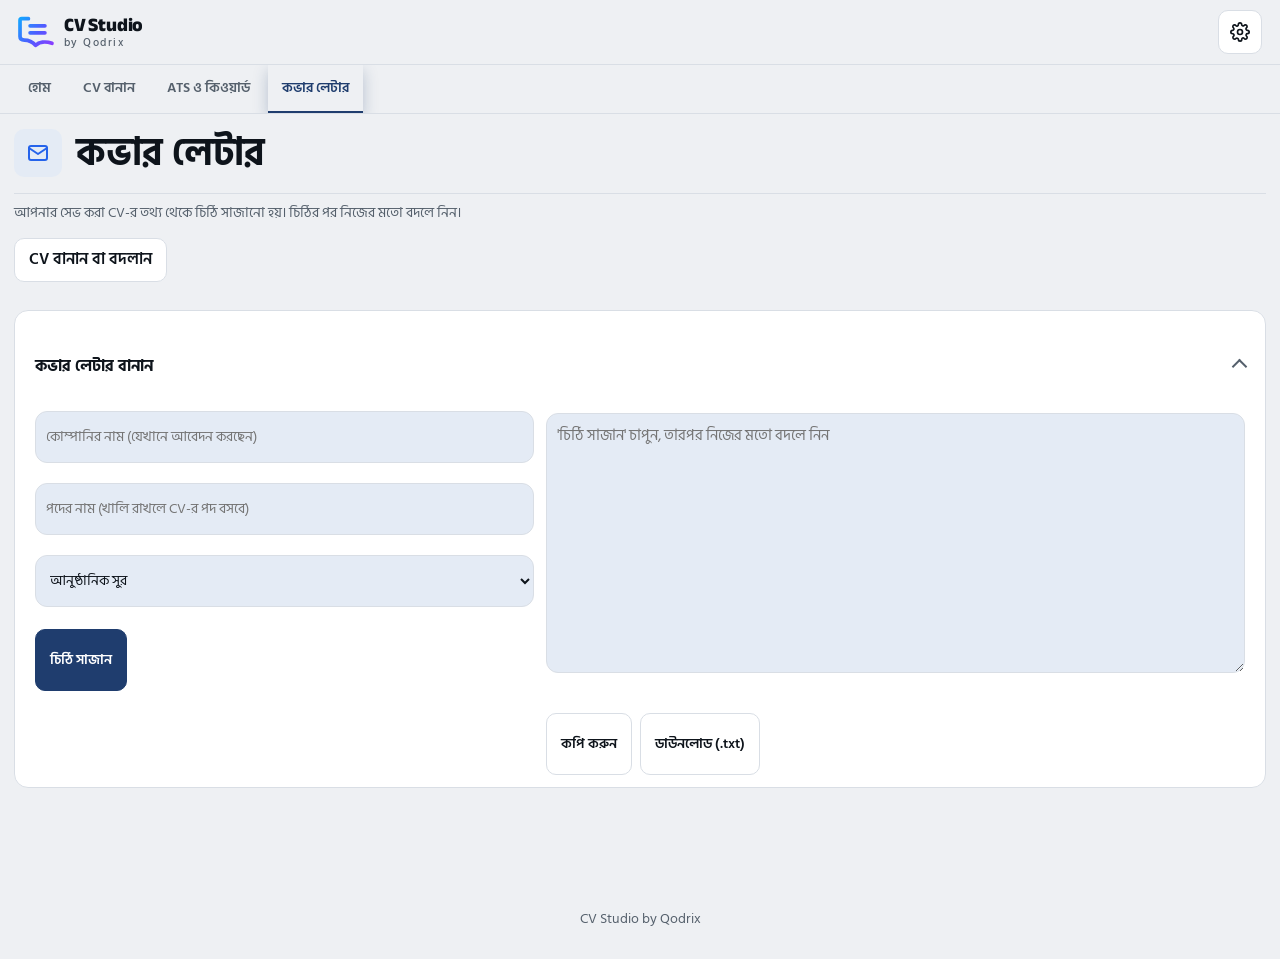
<file: cover-letter.html>
<!DOCTYPE html>
<html lang="bn">
<head>
<meta charset="utf-8">
<meta name="viewport" content="width=device-width, initial-scale=1, viewport-fit=cover">
<title>কভার লেটার | CV Studio by Qodrix</title>
<link rel="canonical" href="https://cv-studio.qodrix-hq.workers.dev/cover-letter.html">
<meta name="description" content="পেশাদার কভার লেটার বানান, বাংলা ও ইংরেজিতে। Free cover letter maker by CV Studio by Qodrix.">
<link href="https://fonts.googleapis.com/css2?family=Anek+Bangla:wght@700;800&family=Hind+Siliguri:wght@400;500;600;700&display=swap" rel="stylesheet">
<script>(function(){try{var k=localStorage.getItem("cvtheme");if(!k)k=matchMedia("(prefers-color-scheme:dark)").matches?"dark":"light";document.documentElement.dataset.theme=k}catch(e){}})()</script>
<meta property="og:type" content="website"><meta property="og:site_name" content="CV Studio by Qodrix"><meta property="og:title" content="CV Studio | Free CV Maker (Bangla and English)"><meta property="og:description" content="Build a professional CV in 10 minutes. Free, no login, ATS friendly."><meta property="og:image" content="https://cv-studio.qodrix-hq.workers.dev/og.png"><meta name="twitter:card" content="summary_large_image"><meta name="theme-color" content="#0B1220">
<link rel="icon" href="favicon.svg" type="image/svg+xml"><link rel="icon" href="icon-192.png" sizes="192x192" type="image/png">
<link rel="manifest" href="manifest.webmanifest"><link rel="apple-touch-icon" href="apple-touch-icon.png">
<link rel="stylesheet" href="style.css?v=19">
</head>
<body>
<header><a class="logo" href="index.html" aria-label="CV Studio by Qodrix"><svg class="lg-m" viewBox="0 0 214 190" fill="none" aria-hidden="true"><defs><linearGradient id="lgg" x1="8" y1="8" x2="204" y2="176" gradientUnits="userSpaceOnUse"><stop stop-color="#12A8FF"/><stop offset=".55" stop-color="#4F5BFF"/><stop offset="1" stop-color="#8B3DFF"/></linearGradient></defs><g stroke="url(#lgg)" stroke-width="22" stroke-linecap="round" stroke-linejoin="round"><path class="lgp" d="M62 16H22Q12 16 12 26V122C12 137 22 143 38 143C66 143 86 153 104 174C124 155 162 148 202 162"/><path class="lgp" d="M72 58H160M72 100H160"/></g></svg><span class="lg-t"><b>CV Studio</b><small>by Qodrix</small></span></a><a class="btn ic" id="gear" href="settings.html" aria-label="Settings" title="Settings"><svg width="20" height="20" viewBox="0 0 24 24" fill="none" stroke="currentColor" stroke-width="2" stroke-linecap="round" stroke-linejoin="round" aria-hidden="true"><circle cx="12" cy="12" r="3"/><path d="M19.4 15a1.7 1.7 0 0 0 .3 1.8l.1.1a2 2 0 1 1-2.8 2.8l-.1-.1a1.7 1.7 0 0 0-1.8-.3 1.7 1.7 0 0 0-1 1.5V21a2 2 0 1 1-4 0v-.1a1.7 1.7 0 0 0-1.1-1.5 1.7 1.7 0 0 0-1.8.3l-.1.1a2 2 0 1 1-2.8-2.8l.1-.1a1.7 1.7 0 0 0 .3-1.8 1.7 1.7 0 0 0-1.5-1H3a2 2 0 1 1 0-4h.1a1.7 1.7 0 0 0 1.5-1.1 1.7 1.7 0 0 0-.3-1.8l-.1-.1a2 2 0 1 1 2.8-2.8l.1.1a1.7 1.7 0 0 0 1.8.3H9a1.7 1.7 0 0 0 1-1.5V3a2 2 0 1 1 4 0v.1a1.7 1.7 0 0 0 1 1.5 1.7 1.7 0 0 0 1.8-.3l.1-.1a2 2 0 1 1 2.8 2.8l-.1.1a1.7 1.7 0 0 0-.3 1.8V9a1.7 1.7 0 0 0 1.5 1H21a2 2 0 1 1 0 4h-.1a1.7 1.7 0 0 0-1.5 1z"/></svg><i class="ud" hidden></i></a></header>
<nav class="tabs"><a href="index.html" data-bn="হোম" data-en="Home"></a><a href="builder.html" data-bn="CV বানান" data-en="Build CV"></a><a href="ats.html" data-bn="ATS ও কিওয়ার্ড" data-en="ATS and keywords"></a><a href="cover-letter.html" class=on data-bn="কভার লেটার" data-en="Cover letter"></a></nav>
<section class="tool"><div class="phd"><i class="phi"><svg width="24" height="24" viewBox="0 0 24 24" fill="none" stroke="#2563EB" stroke-width="2" stroke-linecap="round" stroke-linejoin="round" aria-hidden="true"><rect x="3" y="5" width="18" height="14" rx="2"/><path d="M3 7l9 6 9-6"/></svg></i><h2 data-bn="কভার লেটার" data-en="Cover letter"></h2></div>
<p class="sub" data-bn="আপনার সেভ করা CV-র তথ্য থেকে চিঠি সাজানো হয়। চিঠির পর নিজের মতো বদলে নিন।" data-en="The letter uses your saved CV details. Edit it your way afterwards."></p>
<div class="tl"><a class="btn" href="builder.html" data-bn="CV বানান বা বদলান" data-en="Build or edit CV"></a></div>
<details open id="cl" class="atsb"><summary id="clS"></summary><div class="clg"><input id="clC" class="kwi"><input id="clP" class="kwi"><select id="clM" class="kwi"></select><div class="clb"><button type="button" class="btn p" id="clG"></button></div><textarea id="clT" class="kwt" style="min-height:260px"></textarea><div class="clb"><button type="button" class="btn" id="clCp"></button><button type="button" class="btn" id="clDl"></button></div></div></details></section><div id="toast"></div>

<footer data-bn="CV Studio by Qodrix" data-en="CV Studio by Qodrix"></footer>
<nav class="bnav" aria-label="Main"><a href="index.html"><svg width="22" height="22" viewBox="0 0 24 24" fill="none" stroke="currentColor" stroke-width="2" stroke-linecap="round" stroke-linejoin="round" aria-hidden="true"><path d="M3 11l9-8 9 8"/><path d="M5 10v10h14V10"/></svg><span data-bn="হোম" data-en="Home"></span></a><a href="builder.html"><svg width="22" height="22" viewBox="0 0 24 24" fill="none" stroke="currentColor" stroke-width="2" stroke-linecap="round" stroke-linejoin="round" aria-hidden="true"><rect x="5" y="3" width="14" height="18" rx="2"/><path d="M9 8h6M9 12h6M9 16h4"/></svg><span data-bn="CV বানান" data-en="Build"></span></a><a href="ats.html"><svg width="22" height="22" viewBox="0 0 24 24" fill="none" stroke="currentColor" stroke-width="2" stroke-linecap="round" stroke-linejoin="round" aria-hidden="true"><circle cx="12" cy="12" r="9"/><path d="M9 12l2 2 4-4"/></svg><span data-bn="ATS" data-en="ATS"></span></a><a href="cover-letter.html" class=on><svg width="22" height="22" viewBox="0 0 24 24" fill="none" stroke="currentColor" stroke-width="2" stroke-linecap="round" stroke-linejoin="round" aria-hidden="true"><rect x="3" y="5" width="18" height="14" rx="2"/><path d="M3 7l9 6 9-6"/></svg><span data-bn="চিঠি" data-en="Letter"></span></a><a href="settings.html"><svg width="20" height="20" viewBox="0 0 24 24" fill="none" stroke="currentColor" stroke-width="2" stroke-linecap="round" stroke-linejoin="round" aria-hidden="true"><circle cx="12" cy="12" r="3"/><path d="M12 3v3M12 18v3M3 12h3M18 12h3M5.6 5.6l2.1 2.1M16.3 16.3l2.1 2.1M18.4 5.6l-2.1 2.1M7.7 16.3l-2.1 2.1"/></svg><span data-bn="সেটিংস" data-en="Settings"></span></a></nav>
<script src="app.js?v=19"></script>
</body>
</html>
</file>
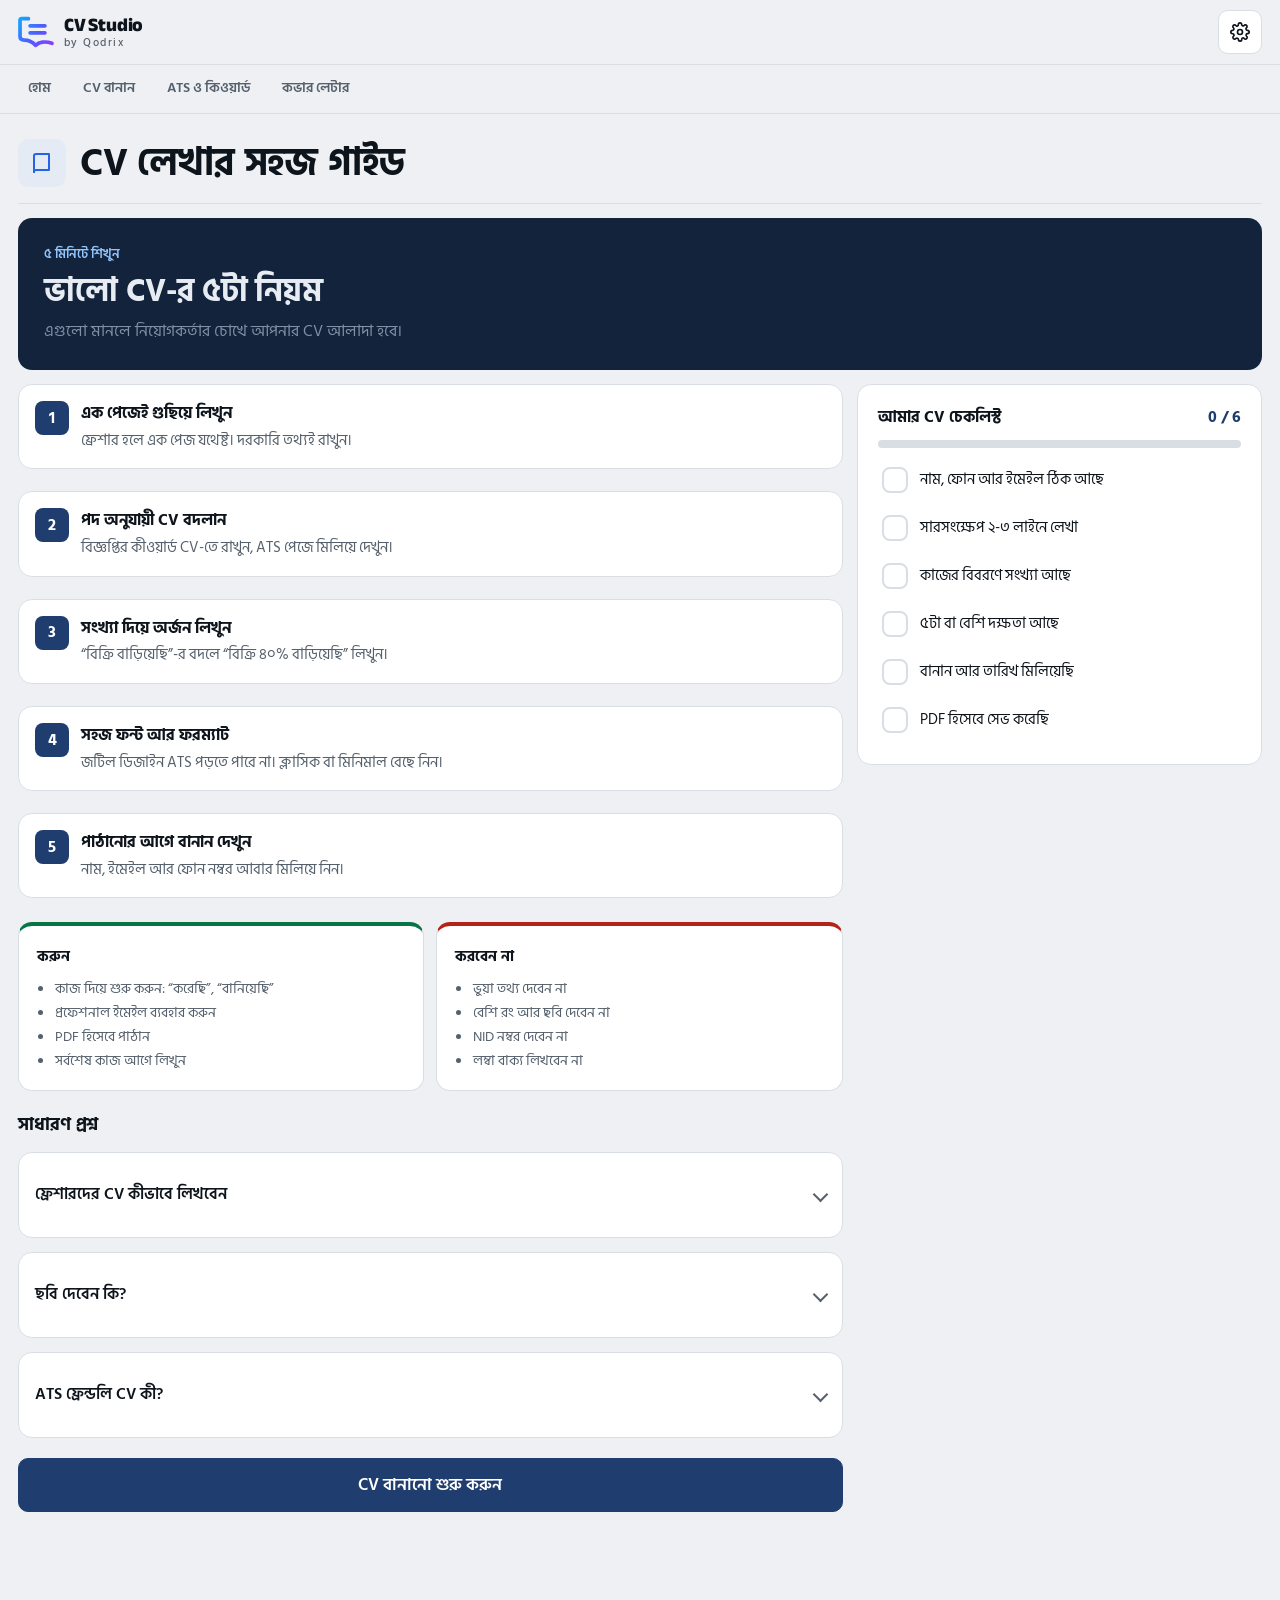
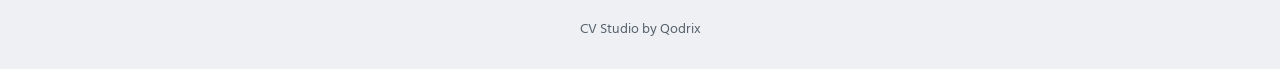
<file: guide.html>
<!DOCTYPE html>
<html lang="bn">
<head>
<meta charset="utf-8">
<meta name="viewport" content="width=device-width, initial-scale=1, viewport-fit=cover">
<title>CV গাইড | CV Studio by Qodrix</title>
<link rel="canonical" href="https://cv-studio.qodrix-hq.workers.dev/guide.html">
<meta name="description" content="ভালো CV লেখার সহজ গাইড, বাংলাদেশের চাকরির বাজারের জন্য। CV writing guide by CV Studio by Qodrix.">
<link href="https://fonts.googleapis.com/css2?family=Anek+Bangla:wght@700;800&family=Hind+Siliguri:wght@400;500;600;700&display=swap" rel="stylesheet">
<script>(function(){try{var k=localStorage.getItem("cvtheme");if(!k)k=matchMedia("(prefers-color-scheme:dark)").matches?"dark":"light";document.documentElement.dataset.theme=k}catch(e){}})()</script>
<meta property="og:type" content="website"><meta property="og:site_name" content="CV Studio by Qodrix"><meta property="og:title" content="CV Studio | Free CV Maker (Bangla and English)"><meta property="og:description" content="Build a professional CV in 10 minutes. Free, no login, ATS friendly."><meta property="og:image" content="https://cv-studio.qodrix-hq.workers.dev/og.png"><meta name="twitter:card" content="summary_large_image"><meta name="theme-color" content="#0B1220">
<link rel="icon" href="favicon.svg" type="image/svg+xml"><link rel="icon" href="icon-192.png" sizes="192x192" type="image/png">
<link rel="manifest" href="manifest.webmanifest"><link rel="apple-touch-icon" href="apple-touch-icon.png">
<link rel="stylesheet" href="style.css?v=19">
</head>
<body>
<header><a class="logo" href="index.html" aria-label="CV Studio by Qodrix"><svg class="lg-m" viewBox="0 0 214 190" fill="none" aria-hidden="true"><defs><linearGradient id="lgg" x1="8" y1="8" x2="204" y2="176" gradientUnits="userSpaceOnUse"><stop stop-color="#12A8FF"/><stop offset=".55" stop-color="#4F5BFF"/><stop offset="1" stop-color="#8B3DFF"/></linearGradient></defs><g stroke="url(#lgg)" stroke-width="22" stroke-linecap="round" stroke-linejoin="round"><path class="lgp" d="M62 16H22Q12 16 12 26V122C12 137 22 143 38 143C66 143 86 153 104 174C124 155 162 148 202 162"/><path class="lgp" d="M72 58H160M72 100H160"/></g></svg><span class="lg-t"><b>CV Studio</b><small>by Qodrix</small></span></a><a class="btn ic" id="gear" href="settings.html" aria-label="Settings" title="Settings"><svg width="20" height="20" viewBox="0 0 24 24" fill="none" stroke="currentColor" stroke-width="2" stroke-linecap="round" stroke-linejoin="round" aria-hidden="true"><circle cx="12" cy="12" r="3"/><path d="M19.4 15a1.7 1.7 0 0 0 .3 1.8l.1.1a2 2 0 1 1-2.8 2.8l-.1-.1a1.7 1.7 0 0 0-1.8-.3 1.7 1.7 0 0 0-1 1.5V21a2 2 0 1 1-4 0v-.1a1.7 1.7 0 0 0-1.1-1.5 1.7 1.7 0 0 0-1.8.3l-.1.1a2 2 0 1 1-2.8-2.8l.1-.1a1.7 1.7 0 0 0 .3-1.8 1.7 1.7 0 0 0-1.5-1H3a2 2 0 1 1 0-4h.1a1.7 1.7 0 0 0 1.5-1.1 1.7 1.7 0 0 0-.3-1.8l-.1-.1a2 2 0 1 1 2.8-2.8l.1.1a1.7 1.7 0 0 0 1.8.3H9a1.7 1.7 0 0 0 1-1.5V3a2 2 0 1 1 4 0v.1a1.7 1.7 0 0 0 1 1.5 1.7 1.7 0 0 0 1.8-.3l.1-.1a2 2 0 1 1 2.8 2.8l-.1.1a1.7 1.7 0 0 0-.3 1.8V9a1.7 1.7 0 0 0 1.5 1H21a2 2 0 1 1 0 4h-.1a1.7 1.7 0 0 0-1.5 1z"/></svg><i class="ud" hidden></i></a></header>
<nav class="tabs"><a href="index.html" data-bn="হোম" data-en="Home"></a><a href="builder.html" data-bn="CV বানান" data-en="Build CV"></a><a href="ats.html" data-bn="ATS ও কিওয়ার্ড" data-en="ATS and keywords"></a><a href="cover-letter.html" data-bn="কভার লেটার" data-en="Cover letter"></a></nav>
<section class="guide tool"><div class="phd"><i class="phi"><svg width="24" height="24" viewBox="0 0 24 24" fill="none" stroke="#2563EB" stroke-width="2" stroke-linecap="round" stroke-linejoin="round" aria-hidden="true"><path d="M4 5a2 2 0 012-2h13v16H6a2 2 0 00-2 2z"/><path d="M4 21V5"/></svg></i><h2 data-bn="CV লেখার সহজ গাইড" data-en="Simple CV writing guide"></h2></div>
<div class="gh rv"><div class="gh-e" data-bn="৫ মিনিটে শিখুন" data-en="Learn in 5 minutes"></div><h3 data-bn="ভালো CV-র ৫টা নিয়ম" data-en="5 rules of a good CV"></h3><p data-bn="এগুলো মানলে নিয়োগকর্তার চোখে আপনার CV আলাদা হবে।" data-en="Follow these and your CV stands out to employers."></p></div>
<ol class="gr"><li class="rv"><span class="gn">1</span><div><b data-bn="এক পেজেই গুছিয়ে লিখুন" data-en="Keep it to one clean page"></b><p data-bn="ফ্রেশার হলে এক পেজ যথেষ্ট। দরকারি তথ্যই রাখুন।" data-en="Freshers: one page is enough. Keep only what matters."></p></div></li><li class="rv"><span class="gn">2</span><div><b data-bn="পদ অনুযায়ী CV বদলান" data-en="Tailor it to the job"></b><p data-bn="বিজ্ঞপ্তির কীওয়ার্ড CV-তে রাখুন, ATS পেজে মিলিয়ে দেখুন।" data-en="Use words from the job notice and check the match on the ATS page."></p></div></li><li class="rv"><span class="gn">3</span><div><b data-bn="সংখ্যা দিয়ে অর্জন লিখুন" data-en="Show results with numbers"></b><p data-bn="“বিক্রি বাড়িয়েছি”-র বদলে “বিক্রি ৪০% বাড়িয়েছি” লিখুন।" data-en="Write “grew sales by 40%” instead of “grew sales”."></p></div></li><li class="rv"><span class="gn">4</span><div><b data-bn="সহজ ফন্ট আর ফরম্যাট" data-en="Simple fonts and layout"></b><p data-bn="জটিল ডিজাইন ATS পড়তে পারে না। ক্লাসিক বা মিনিমাল বেছে নিন।" data-en="Fancy layouts confuse ATS. Pick Classic or Minimal."></p></div></li><li class="rv"><span class="gn">5</span><div><b data-bn="পাঠানোর আগে বানান দেখুন" data-en="Proofread before sending"></b><p data-bn="নাম, ইমেইল আর ফোন নম্বর আবার মিলিয়ে নিন।" data-en="Re-check your name, email and phone number."></p></div></li></ol>
<div class="gdd rv"><div class="gd ok"><b data-bn="করুন" data-en="Do"></b><ul><li data-bn="কাজ দিয়ে শুরু করুন: “করেছি”, “বানিয়েছি”" data-en="Start with action words: “built”, “led”"></li><li data-bn="প্রফেশনাল ইমেইল ব্যবহার করুন" data-en="Use a professional email"></li><li data-bn="PDF হিসেবে পাঠান" data-en="Send it as a PDF"></li><li data-bn="সর্বশেষ কাজ আগে লিখুন" data-en="Put your latest job first"></li></ul></div><div class="gd no"><b data-bn="করবেন না" data-en="Don't"></b><ul><li data-bn="ভুয়া তথ্য দেবেন না" data-en="Do not add false information"></li><li data-bn="বেশি রং আর ছবি দেবেন না" data-en="Avoid too many colours and images"></li><li data-bn="NID নম্বর দেবেন না" data-en="Do not share your NID number"></li><li data-bn="লম্বা বাক্য লিখবেন না" data-en="Avoid long sentences"></li></ul></div></div>
<div class="gck rv"><div class="gck-h"><b data-bn="আমার CV চেকলিস্ট" data-en="My CV checklist"></b><span id="gcn">0 / 6</span></div><div class="gck-b"><i id="gcb"></i></div><ul><li role="checkbox" tabindex="0" aria-checked="false" data-k="n"><i></i><span data-bn="নাম, ফোন আর ইমেইল ঠিক আছে" data-en="Name, phone and email are correct"></span></li><li role="checkbox" tabindex="0" aria-checked="false" data-k="s"><i></i><span data-bn="সারসংক্ষেপ ২-৩ লাইনে লেখা" data-en="Summary is 2 to 3 lines"></span></li><li role="checkbox" tabindex="0" aria-checked="false" data-k="u"><i></i><span data-bn="কাজের বিবরণে সংখ্যা আছে" data-en="Work entries include numbers"></span></li><li role="checkbox" tabindex="0" aria-checked="false" data-k="k"><i></i><span data-bn="৫টা বা বেশি দক্ষতা আছে" data-en="At least 5 skills listed"></span></li><li role="checkbox" tabindex="0" aria-checked="false" data-k="p"><i></i><span data-bn="বানান আর তারিখ মিলিয়েছি" data-en="Spelling and dates checked"></span></li><li role="checkbox" tabindex="0" aria-checked="false" data-k="d"><i></i><span data-bn="PDF হিসেবে সেভ করেছি" data-en="Saved as PDF"></span></li></ul><div class="gck-d" id="gcd" hidden data-bn="🎉 প্রস্তুত! এবার আবেদন করুন।" data-en="🎉 You are ready. Time to apply!"></div></div>
<h3 class="gq" data-bn="সাধারণ প্রশ্ন" data-en="Common questions"></h3>
<details><summary data-bn="ফ্রেশারদের CV কীভাবে লিখবেন" data-en="How a fresher should write a CV"></summary><p data-bn="অভিজ্ঞতা না থাকলে শিক্ষা, প্রজেক্ট, সার্টিফিকেট, ইন্টারনশিপ ও সংগঠনের কাজ সামনে আনুন। সারসংক্ষেপে আপনার লক্ষ্য দুই লাইনে লিখুন। দক্ষতা ও ভাষা সত্যিকারের স্তর অনুযায়ী বেছে নিন।" data-en="With no experience, lead with education, projects, certificates, internships and club work. State your goal in two lines in the summary. Pick skills and languages at the level you really have."></p></details><details><summary data-bn="ছবি দেবেন কি?" data-en="Should you add a photo?"></summary><p data-bn="অনেক বাংলাদেশি নিয়োগকর্তা ছবি আশা করেন, তাই পরিষ্কার ও সাধারণ পোশাকের ছবি দিন। বিদেশি কোম্পানির আবেদনে সাধারণত ছবি ছাড়া CV-ই নিরাপদ। জানা থাকলে নিয়োগ বিজ্ঞপ্তি দেখে নিন।" data-en="Many Bangladeshi employers expect a photo, so use a clear one in plain clothes. For applications to foreign companies a CV without a photo is usually safer. Check the job notice if it says anything."></p></details><details><summary data-bn="ATS ফ্রেন্ডলি CV কী?" data-en="What is an ATS friendly CV?"></summary><p data-bn="অনেক কোম্পানি CV পড়তে সফটওয়্যার ব্যবহার করে। ক্লাসিক বা সাদামাটা টেমপ্লেট বেছে 'প্রিন্ট করে PDF' বাটন ব্যবহার করলে লেখা সিলেক্ট করা যায়, সফটওয়্যার সহজে পড়তে পারে। সাধারণ PDF ডাউনলোড ছবির মতো, তাই সফটওয়্যার তা পড়তে পারে না।" data-en="Many companies use software to read CVs. Pick the Classic or Minimal template and use the Print to PDF button, which keeps the text selectable and easy for software to read. The normal PDF download is an image, so software cannot read it."></p></details>
<a class="btn p gcta" href="builder.html" data-bn="CV বানানো শুরু করুন" data-en="Start building my CV"></a></section>
<div id="toast"></div>

<footer data-bn="CV Studio by Qodrix" data-en="CV Studio by Qodrix"></footer>
<nav class="bnav" aria-label="Main"><a href="index.html"><svg width="22" height="22" viewBox="0 0 24 24" fill="none" stroke="currentColor" stroke-width="2" stroke-linecap="round" stroke-linejoin="round" aria-hidden="true"><path d="M3 11l9-8 9 8"/><path d="M5 10v10h14V10"/></svg><span data-bn="হোম" data-en="Home"></span></a><a href="builder.html"><svg width="22" height="22" viewBox="0 0 24 24" fill="none" stroke="currentColor" stroke-width="2" stroke-linecap="round" stroke-linejoin="round" aria-hidden="true"><rect x="5" y="3" width="14" height="18" rx="2"/><path d="M9 8h6M9 12h6M9 16h4"/></svg><span data-bn="CV বানান" data-en="Build"></span></a><a href="ats.html"><svg width="22" height="22" viewBox="0 0 24 24" fill="none" stroke="currentColor" stroke-width="2" stroke-linecap="round" stroke-linejoin="round" aria-hidden="true"><circle cx="12" cy="12" r="9"/><path d="M9 12l2 2 4-4"/></svg><span data-bn="ATS" data-en="ATS"></span></a><a href="cover-letter.html"><svg width="22" height="22" viewBox="0 0 24 24" fill="none" stroke="currentColor" stroke-width="2" stroke-linecap="round" stroke-linejoin="round" aria-hidden="true"><rect x="3" y="5" width="18" height="14" rx="2"/><path d="M3 7l9 6 9-6"/></svg><span data-bn="চিঠি" data-en="Letter"></span></a><a href="settings.html" class=on><svg width="20" height="20" viewBox="0 0 24 24" fill="none" stroke="currentColor" stroke-width="2" stroke-linecap="round" stroke-linejoin="round" aria-hidden="true"><circle cx="12" cy="12" r="3"/><path d="M12 3v3M12 18v3M3 12h3M18 12h3M5.6 5.6l2.1 2.1M16.3 16.3l2.1 2.1M18.4 5.6l-2.1 2.1M7.7 16.3l-2.1 2.1"/></svg><span data-bn="সেটিংস" data-en="Settings"></span></a></nav>
<script src="app.js?v=19"></script>
<script>(function(){var K="cvgl",st={};try{st=JSON.parse(localStorage.getItem(K)||"{}")}catch(e){}var it=[].slice.call(document.querySelectorAll(".gck li"));function up(){var n=0;it.forEach(function(l){var on=!!st[l.dataset.k];l.classList.toggle("on",on);l.setAttribute("aria-checked",on);if(on)n++});document.getElementById("gcn").textContent=n+" / "+it.length;document.getElementById("gcb").style.width=(n/it.length*100)+"%";document.getElementById("gcd").hidden=n<it.length}function tg(l){st[l.dataset.k]=!st[l.dataset.k];try{localStorage.setItem(K,JSON.stringify(st))}catch(e){}up()}it.forEach(function(l){l.addEventListener("click",function(){tg(l)});l.addEventListener("keydown",function(e){if(e.key===" "||e.key==="Enter"){e.preventDefault();tg(l)}})});up()})()</script>
</body>
</html>
</file>
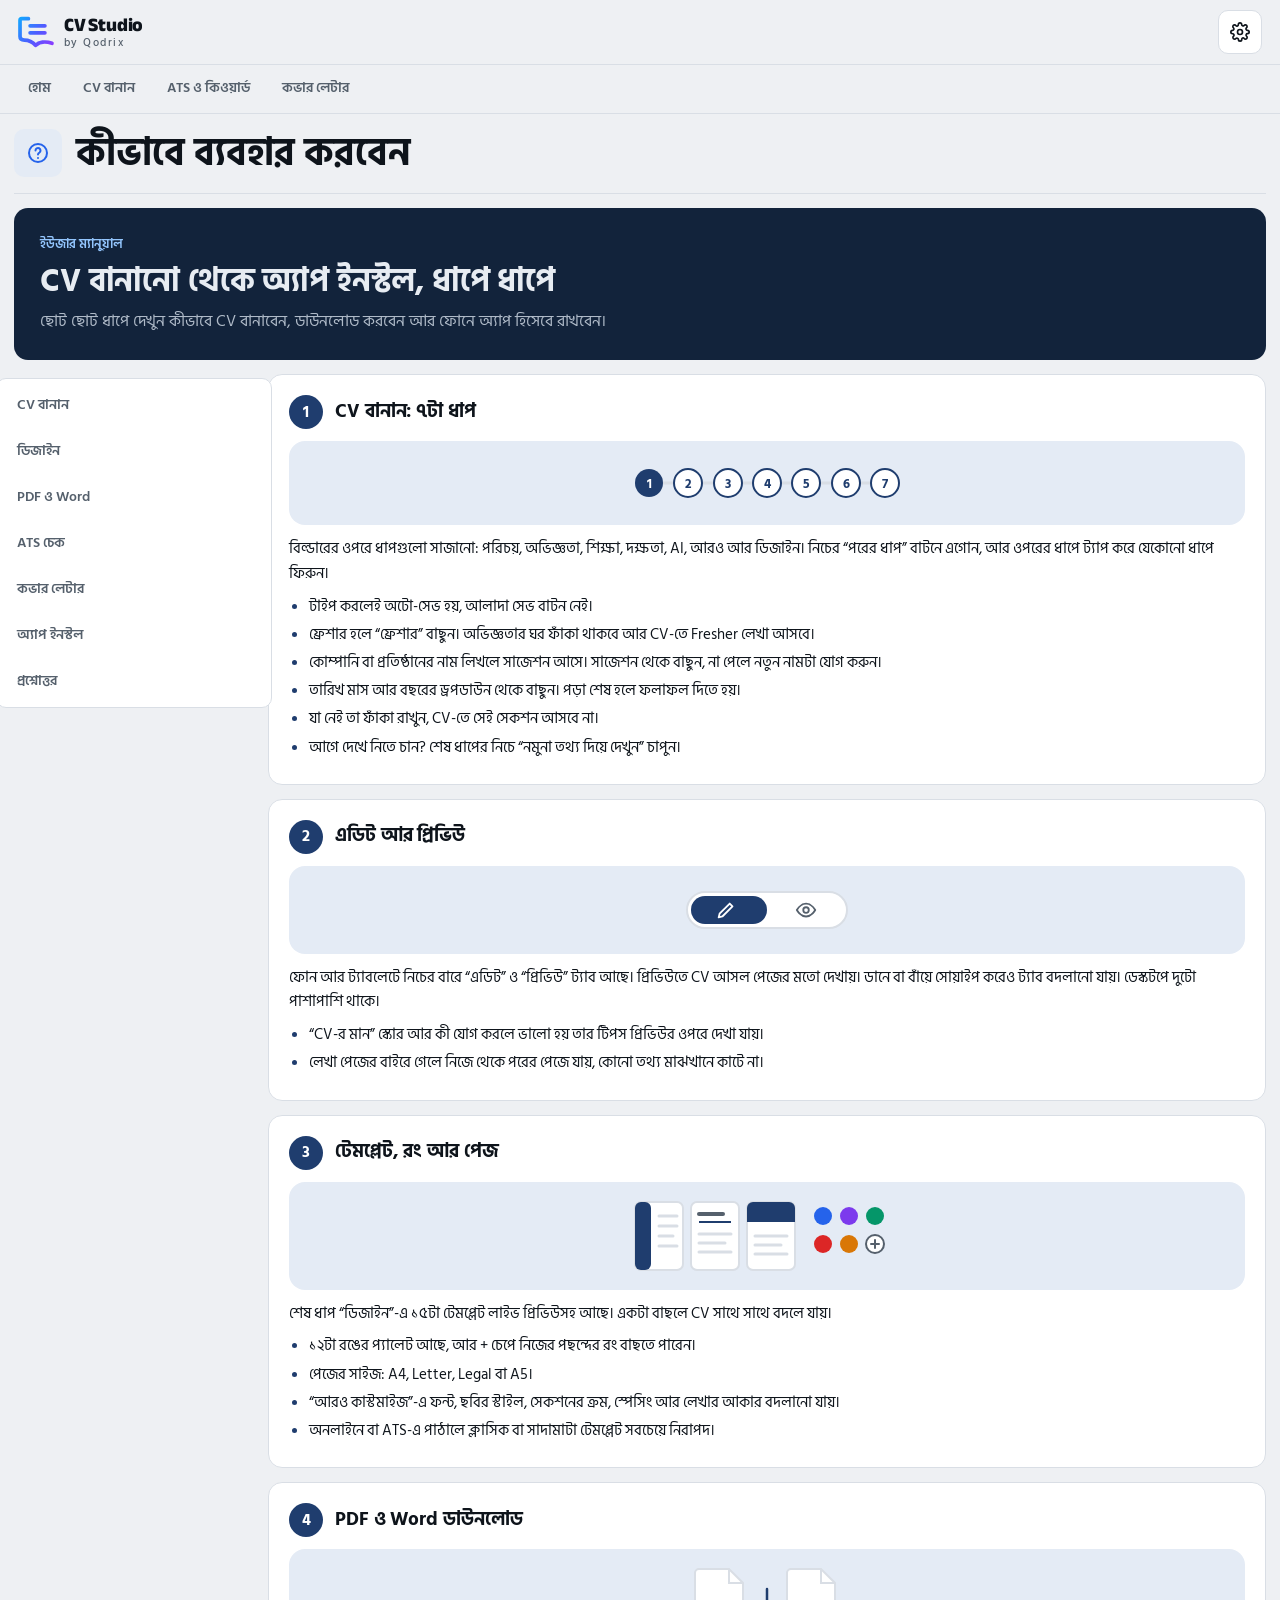
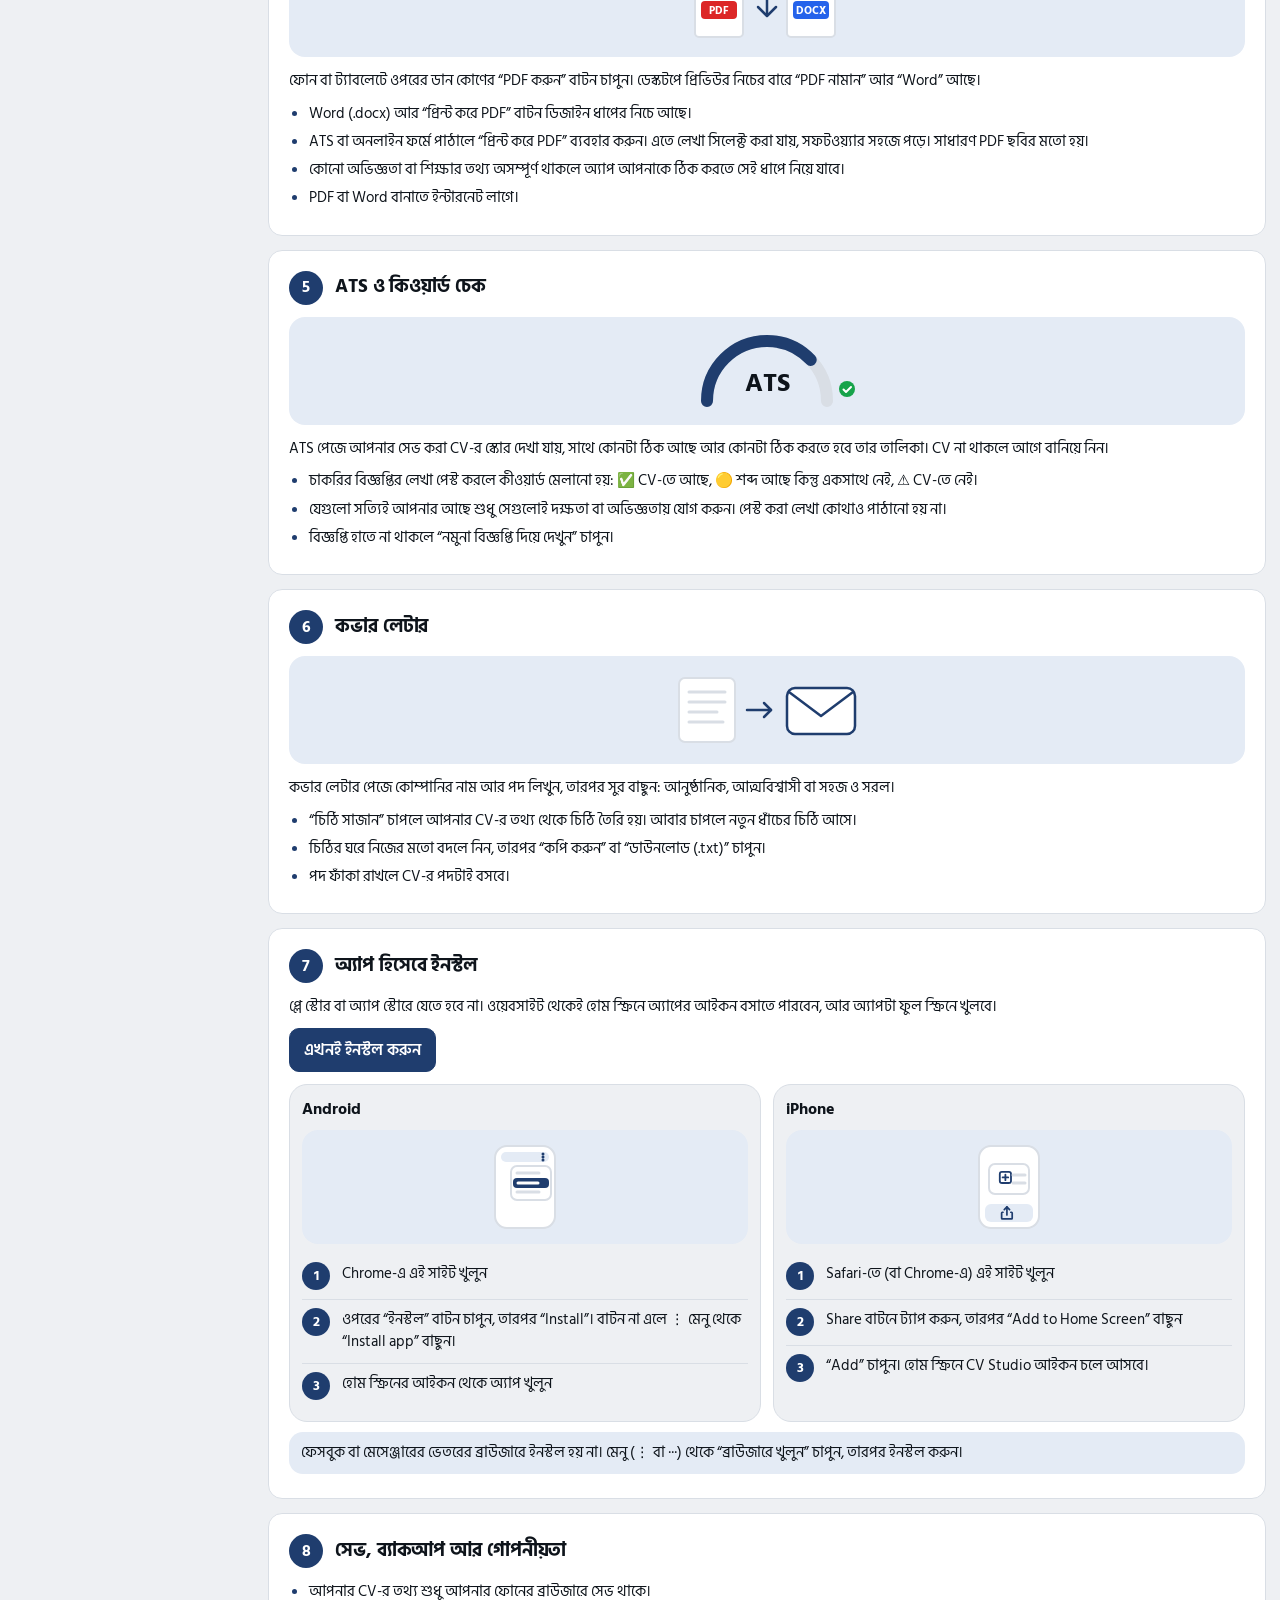
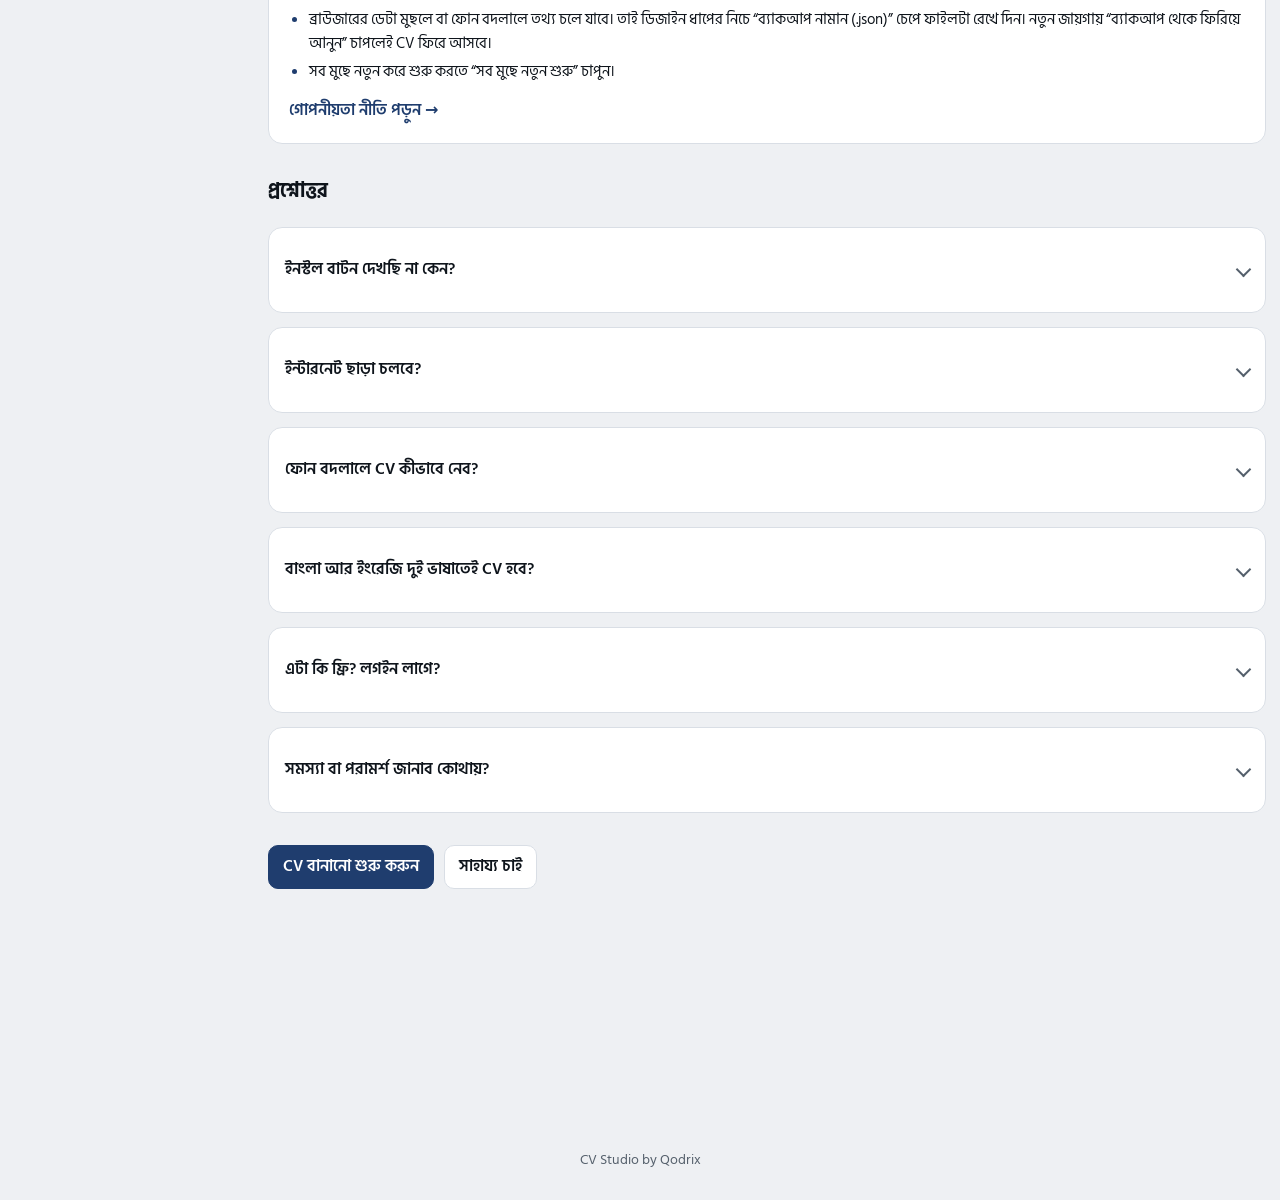
<file: manual.html>
<!DOCTYPE html>
<html lang="bn">
<head>
<meta charset="utf-8">
<meta name="viewport" content="width=device-width, initial-scale=1, viewport-fit=cover">
<title>কীভাবে ব্যবহার করবেন | CV Studio by Qodrix</title>
<link rel="canonical" href="https://cv-studio.qodrix-hq.workers.dev/manual.html">
<meta name="description" content="CV Studio by Qodrix ব্যবহারের ধাপে ধাপে ম্যানুয়াল: CV বানান, টেমপ্লেট বাছুন, PDF নামান, ATS চেক করুন, কভার লেটার লিখুন আর ফোনে অ্যাপ ইনস্টল করুন। How to use the free CV maker, check ATS score and install the app on Android or iPhone.">
<link href="https://fonts.googleapis.com/css2?family=Anek+Bangla:wght@700;800&family=Hind+Siliguri:wght@400;500;600;700&display=swap" rel="stylesheet">
<script>(function(){try{var k=localStorage.getItem("cvtheme");if(!k)k=matchMedia("(prefers-color-scheme:dark)").matches?"dark":"light";document.documentElement.dataset.theme=k}catch(e){}})()</script>
<meta property="og:type" content="website"><meta property="og:site_name" content="CV Studio by Qodrix"><meta property="og:title" content="How to use CV Studio by Qodrix | User manual"><meta property="og:description" content="Build a CV, download PDF, check ATS and install the app. Step by step, in Bangla and English."><meta property="og:image" content="https://cv-studio.qodrix-hq.workers.dev/og.png"><meta name="twitter:card" content="summary_large_image"><meta name="theme-color" content="#0B1220">
<link rel="icon" href="favicon.svg" type="image/svg+xml"><link rel="icon" href="icon-192.png" sizes="192x192" type="image/png">
<link rel="manifest" href="manifest.webmanifest"><link rel="apple-touch-icon" href="apple-touch-icon.png">
<link rel="stylesheet" href="style.css?v=19">
</head>
<body>
<header><a class="logo" href="index.html" aria-label="CV Studio by Qodrix"><svg class="lg-m" viewBox="0 0 214 190" fill="none" aria-hidden="true"><defs><linearGradient id="lgg" x1="8" y1="8" x2="204" y2="176" gradientUnits="userSpaceOnUse"><stop stop-color="#12A8FF"/><stop offset=".55" stop-color="#4F5BFF"/><stop offset="1" stop-color="#8B3DFF"/></linearGradient></defs><g stroke="url(#lgg)" stroke-width="22" stroke-linecap="round" stroke-linejoin="round"><path class="lgp" d="M62 16H22Q12 16 12 26V122C12 137 22 143 38 143C66 143 86 153 104 174C124 155 162 148 202 162"/><path class="lgp" d="M72 58H160M72 100H160"/></g></svg><span class="lg-t"><b>CV Studio</b><small>by Qodrix</small></span></a><a class="btn ic" id="gear" href="settings.html" aria-label="Settings" title="Settings"><svg width="20" height="20" viewBox="0 0 24 24" fill="none" stroke="currentColor" stroke-width="2" stroke-linecap="round" stroke-linejoin="round" aria-hidden="true"><circle cx="12" cy="12" r="3"/><path d="M19.4 15a1.7 1.7 0 0 0 .3 1.8l.1.1a2 2 0 1 1-2.8 2.8l-.1-.1a1.7 1.7 0 0 0-1.8-.3 1.7 1.7 0 0 0-1 1.5V21a2 2 0 1 1-4 0v-.1a1.7 1.7 0 0 0-1.1-1.5 1.7 1.7 0 0 0-1.8.3l-.1.1a2 2 0 1 1-2.8-2.8l.1-.1a1.7 1.7 0 0 0 .3-1.8 1.7 1.7 0 0 0-1.5-1H3a2 2 0 1 1 0-4h.1a1.7 1.7 0 0 0 1.5-1.1 1.7 1.7 0 0 0-.3-1.8l-.1-.1a2 2 0 1 1 2.8-2.8l.1.1a1.7 1.7 0 0 0 1.8.3H9a1.7 1.7 0 0 0 1-1.5V3a2 2 0 1 1 4 0v.1a1.7 1.7 0 0 0 1 1.5 1.7 1.7 0 0 0 1.8-.3l.1-.1a2 2 0 1 1 2.8 2.8l-.1.1a1.7 1.7 0 0 0-.3 1.8V9a1.7 1.7 0 0 0 1.5 1H21a2 2 0 1 1 0 4h-.1a1.7 1.7 0 0 0-1.5 1z"/></svg><i class="ud" hidden></i></a></header>
<nav class="tabs"><a href="index.html" data-bn="হোম" data-en="Home"></a><a href="builder.html" data-bn="CV বানান" data-en="Build CV"></a><a href="ats.html" data-bn="ATS ও কিওয়ার্ড" data-en="ATS and keywords"></a><a href="cover-letter.html" data-bn="কভার লেটার" data-en="Cover letter"></a></nav>
<section class="tool mn"><div class="phd"><i class="phi"><svg width="24" height="24" viewBox="0 0 24 24" fill="none" stroke="#2563EB" stroke-width="2" stroke-linecap="round" stroke-linejoin="round" aria-hidden="true"><circle cx="12" cy="12" r="9"/><path d="M9.5 9.5a2.5 2.5 0 114 2c-.9.6-1.5 1-1.5 2"/><path d="M12 17h.01"/></svg></i><h2 data-bn="কীভাবে ব্যবহার করবেন" data-en="How to use CV Studio"></h2></div>
<div class="gh rv"><div class="gh-e" data-bn="ইউজার ম্যানুয়াল" data-en="User manual"></div><h3 data-bn="CV বানানো থেকে অ্যাপ ইনস্টল, ধাপে ধাপে" data-en="From building a CV to installing the app"></h3><p data-bn="ছোট ছোট ধাপে দেখুন কীভাবে CV বানাবেন, ডাউনলোড করবেন আর ফোনে অ্যাপ হিসেবে রাখবেন।" data-en="Short steps to build a CV, download it and keep it on your phone as an app."></p></div>
<nav class="mj" aria-label="Sections"><a href="#build" data-bn="CV বানান" data-en="Build"></a><a href="#design" data-bn="ডিজাইন" data-en="Design"></a><a href="#export" data-bn="PDF ও Word" data-en="PDF and Word"></a><a href="#ats" data-bn="ATS চেক" data-en="ATS check"></a><a href="#letter" data-bn="কভার লেটার" data-en="Cover letter"></a><a href="#install" data-bn="অ্যাপ ইনস্টল" data-en="Install app"></a><a href="#faq" data-bn="প্রশ্নোত্তর" data-en="FAQ"></a></nav>

<article class="mc rv" id="build"><div class="mh"><span class="gn">1</span><h3 data-bn="CV বানান: ৭টা ধাপ" data-en="Build your CV in 7 steps"></h3></div>
<div class="md"><svg viewBox="0 0 280 60" width="280" height="60" role="img" aria-label="7 steps"><path d="M22 30H258" stroke="var(--line)" stroke-width="3" stroke-linecap="round"/><g font-size="13" font-weight="700" text-anchor="middle"><circle cx="22" cy="30" r="14" fill="var(--brand)"/><text x="22" y="35" fill="var(--bi)">1</text><circle cx="61" cy="30" r="14" fill="var(--panel)" stroke="var(--brand)" stroke-width="2"/><text x="61" y="35" fill="var(--brand)">2</text><circle cx="101" cy="30" r="14" fill="var(--panel)" stroke="var(--brand)" stroke-width="2"/><text x="101" y="35" fill="var(--brand)">3</text><circle cx="140" cy="30" r="14" fill="var(--panel)" stroke="var(--brand)" stroke-width="2"/><text x="140" y="35" fill="var(--brand)">4</text><circle cx="179" cy="30" r="14" fill="var(--panel)" stroke="var(--brand)" stroke-width="2"/><text x="179" y="35" fill="var(--brand)">5</text><circle cx="219" cy="30" r="14" fill="var(--panel)" stroke="var(--brand)" stroke-width="2"/><text x="219" y="35" fill="var(--brand)">6</text><circle cx="258" cy="30" r="14" fill="var(--panel)" stroke="var(--brand)" stroke-width="2"/><text x="258" y="35" fill="var(--brand)">7</text></g></svg></div>
<p data-bn="বিল্ডারের ওপরে ধাপগুলো সাজানো: পরিচয়, অভিজ্ঞতা, শিক্ষা, দক্ষতা, AI, আরও আর ডিজাইন। নিচের “পরের ধাপ” বাটনে এগোন, আর ওপরের ধাপে ট্যাপ করে যেকোনো ধাপে ফিরুন।" data-en="The steps run along the top of the builder: Profile, Work, Education, Skills, AI, More and Design. Use “Next step” to move on, or tap a step at the top to jump back."></p>
<ul><li data-bn="টাইপ করলেই অটো-সেভ হয়, আলাদা সেভ বাটন নেই।" data-en="Everything auto-saves as you type. There is no save button."></li><li data-bn="ফ্রেশার হলে “ফ্রেশার” বাছুন। অভিজ্ঞতার ঘর ফাঁকা থাকবে আর CV-তে Fresher লেখা আসবে।" data-en="If you are a fresher, pick “Fresher”. The experience section stays empty and your CV shows Fresher."></li><li data-bn="কোম্পানি বা প্রতিষ্ঠানের নাম লিখলে সাজেশন আসে। সাজেশন থেকে বাছুন, না পেলে নতুন নামটা যোগ করুন।" data-en="Suggestions appear as you type a company or institution. Pick one, or add your own name if it is not listed."></li><li data-bn="তারিখ মাস আর বছরের ড্রপডাউন থেকে বাছুন। পড়া শেষ হলে ফলাফল দিতে হয়।" data-en="Pick dates from the month and year dropdowns. Once a degree is finished, add the result."></li><li data-bn="যা নেই তা ফাঁকা রাখুন, CV-তে সেই সেকশন আসবে না।" data-en="Leave out what you do not have. Empty sections do not appear on the CV."></li><li data-bn="আগে দেখে নিতে চান? শেষ ধাপের নিচে “নমুনা তথ্য দিয়ে দেখুন” চাপুন।" data-en="Want a preview first? At the bottom of the last step tap “Try with sample data”."></li></ul></article>

<article class="mc rv" id="preview"><div class="mh"><span class="gn">2</span><h3 data-bn="এডিট আর প্রিভিউ" data-en="Edit and preview"></h3></div>
<div class="md"><svg viewBox="0 0 280 64" width="280" height="64" role="img" aria-label="Edit and preview"><rect x="60" y="14" width="160" height="36" rx="18" fill="var(--panel)" stroke="var(--line)" stroke-width="2"/><rect x="64" y="18" width="76" height="28" rx="14" fill="var(--brand)"/><g transform="translate(88 21) scale(.92)" fill="none" stroke="var(--bi)" stroke-width="2" stroke-linecap="round" stroke-linejoin="round"><path d="M4 20l4-1 11-11-3-3L5 16z"/></g><g transform="translate(168 21) scale(.92)" fill="none" stroke="var(--mute)" stroke-width="2" stroke-linecap="round" stroke-linejoin="round"><path d="M2 12s4-7 10-7 10 7 10 7-4 7-10 7S2 12 2 12z"/><circle cx="12" cy="12" r="3"/></g></svg></div>
<p data-bn="ফোন আর ট্যাবলেটে নিচের বারে “এডিট” ও “প্রিভিউ” ট্যাব আছে। প্রিভিউতে CV আসল পেজের মতো দেখায়। ডানে বা বাঁয়ে সোয়াইপ করেও ট্যাব বদলানো যায়। ডেস্কটপে দুটো পাশাপাশি থাকে।" data-en="On phones and tablets the bottom bar has Edit and Preview tabs. Preview shows your CV like the real page. You can also swipe left or right to switch. On desktop both sit side by side."></p>
<ul><li data-bn="“CV-র মান” স্কোর আর কী যোগ করলে ভালো হয় তার টিপস প্রিভিউর ওপরে দেখা যায়।" data-en="The CV strength score and tips on what to add appear above the preview."></li><li data-bn="লেখা পেজের বাইরে গেলে নিজে থেকে পরের পেজে যায়, কোনো তথ্য মাঝখানে কাটে না।" data-en="If content runs past the page it moves to the next page, and nothing is cut in the middle."></li></ul></article>

<article class="mc rv" id="design"><div class="mh"><span class="gn">3</span><h3 data-bn="টেমপ্লেট, রং আর পেজ" data-en="Templates, colours and page"></h3></div>
<div class="md"><svg viewBox="0 0 280 84" width="280" height="84" role="img" aria-label="Templates and colours"><g><rect x="8" y="8" width="48" height="68" rx="6" fill="var(--panel)" stroke="var(--line)" stroke-width="2"/><rect x="8" y="8" width="16" height="68" rx="6" fill="var(--brand)"/><path d="M32 22h18M32 32h18M32 42h14M32 52h18" stroke="var(--line)" stroke-width="3" stroke-linecap="round"/></g><g><rect x="64" y="8" width="48" height="68" rx="6" fill="var(--panel)" stroke="var(--line)" stroke-width="2"/><path d="M72 20h24" stroke="var(--mute)" stroke-width="4" stroke-linecap="round"/><path d="M72 28h32" stroke="var(--brand)" stroke-width="2"/><path d="M72 40h32M72 49h26M72 58h32" stroke="var(--line)" stroke-width="3" stroke-linecap="round"/></g><g><rect x="120" y="8" width="48" height="68" rx="6" fill="var(--panel)" stroke="var(--line)" stroke-width="2"/><path d="M126 8h36a6 6 0 016 6v14h-48V14a6 6 0 016-6z" fill="var(--brand)"/><path d="M128 42h32M128 51h26M128 60h32" stroke="var(--line)" stroke-width="3" stroke-linecap="round"/></g><g><circle cx="196" cy="22" r="9" fill="#2563EB"/><circle cx="222" cy="22" r="9" fill="#7C3AED"/><circle cx="248" cy="22" r="9" fill="#059669"/><circle cx="196" cy="50" r="9" fill="#DC2626"/><circle cx="222" cy="50" r="9" fill="#D97706"/><circle cx="248" cy="50" r="9" fill="var(--panel)" stroke="var(--mute)" stroke-width="2"/><path d="M248 46v8M244 50h8" stroke="var(--mute)" stroke-width="2" stroke-linecap="round"/></g></svg></div>
<p data-bn="শেষ ধাপ “ডিজাইন”-এ ১৫টা টেমপ্লেট লাইভ প্রিভিউসহ আছে। একটা বাছলে CV সাথে সাথে বদলে যায়।" data-en="The last step, Design, has 15 templates with live previews. Pick one and your CV changes right away."></p>
<ul><li data-bn="১২টা রঙের প্যালেট আছে, আর + চেপে নিজের পছন্দের রং বাছতে পারেন।" data-en="Choose from 12 colour palettes, or tap + to pick your own colour."></li><li data-bn="পেজের সাইজ: A4, Letter, Legal বা A5।" data-en="Page size: A4, Letter, Legal or A5."></li><li data-bn="“আরও কাস্টমাইজ”-এ ফন্ট, ছবির স্টাইল, সেকশনের ক্রম, স্পেসিং আর লেখার আকার বদলানো যায়।" data-en="“More options” lets you change the font, photo style, section order, spacing and text size."></li><li data-bn="অনলাইনে বা ATS-এ পাঠালে ক্লাসিক বা সাদামাটা টেমপ্লেট সবচেয়ে নিরাপদ।" data-en="For online applications and ATS, the Classic or Minimal template is the safest."></li></ul></article>

<article class="mc rv" id="export"><div class="mh"><span class="gn">4</span><h3 data-bn="PDF ও Word ডাউনলোড" data-en="Download PDF and Word"></h3></div>
<div class="md"><svg viewBox="0 0 280 84" width="280" height="84" role="img" aria-label="PDF and Word"><g><path d="M72 8h30l14 14v50a4 4 0 01-4 4H72a4 4 0 01-4-4V12a4 4 0 014-4z" fill="var(--panel)" stroke="var(--line)" stroke-width="2"/><path d="M102 8v14h14" fill="none" stroke="var(--line)" stroke-width="2"/><rect x="74" y="40" width="36" height="18" rx="4" fill="#DC2626"/><text x="92" y="53" font-size="11" font-weight="700" text-anchor="middle" fill="#fff">PDF</text></g><g><path d="M164 8h30l14 14v50a4 4 0 01-4 4h-40a4 4 0 01-4-4V12a4 4 0 014-4z" fill="var(--panel)" stroke="var(--line)" stroke-width="2"/><path d="M194 8v14h14" fill="none" stroke="var(--line)" stroke-width="2"/><rect x="166" y="40" width="36" height="18" rx="4" fill="#2563EB"/><text x="184" y="53" font-size="11" font-weight="700" text-anchor="middle" fill="#fff">DOCX</text></g><g fill="none" stroke="var(--brand)" stroke-width="2.5" stroke-linecap="round" stroke-linejoin="round"><path d="M140 28v26"/><path d="M131 46l9 9 9-9"/></g></svg></div>
<p data-bn="ফোন বা ট্যাবলেটে ওপরের ডান কোণের “PDF করুন” বাটন চাপুন। ডেস্কটপে প্রিভিউর নিচের বারে “PDF নামান” আর “Word” আছে।" data-en="On a phone or tablet tap the “Get PDF” button in the top right corner. On desktop the bar under the preview has “Download PDF” and “Word”."></p>
<ul><li data-bn="Word (.docx) আর “প্রিন্ট করে PDF” বাটন ডিজাইন ধাপের নিচে আছে।" data-en="Word (.docx) and “Print to PDF” are at the bottom of the Design step."></li><li data-bn="ATS বা অনলাইন ফর্মে পাঠালে “প্রিন্ট করে PDF” ব্যবহার করুন। এতে লেখা সিলেক্ট করা যায়, সফটওয়্যার সহজে পড়ে। সাধারণ PDF ছবির মতো হয়।" data-en="For ATS or online forms use “Print to PDF”. The text stays selectable and software reads it easily. The normal PDF is an image."></li><li data-bn="কোনো অভিজ্ঞতা বা শিক্ষার তথ্য অসম্পূর্ণ থাকলে অ্যাপ আপনাকে ঠিক করতে সেই ধাপে নিয়ে যাবে।" data-en="If a work or education entry is incomplete, the app takes you to that step to fix it first."></li><li data-bn="PDF বা Word বানাতে ইন্টারনেট লাগে।" data-en="You need an internet connection to create a PDF or Word file."></li></ul></article>

<article class="mc rv" id="ats"><div class="mh"><span class="gn">5</span><h3 data-bn="ATS ও কিওয়ার্ড চেক" data-en="ATS and keyword check"></h3></div>
<div class="md"><svg viewBox="0 0 280 84" width="280" height="84" role="img" aria-label="ATS score"><path pathLength="100" d="M80 72A60 60 0 0 1 200 72" fill="none" stroke="var(--line)" stroke-width="12" stroke-linecap="round"/><path pathLength="100" d="M80 72A60 60 0 0 1 200 72" fill="none" stroke="var(--brand)" stroke-width="12" stroke-linecap="round" stroke-dasharray="76 100"/><text x="140" y="62" font-size="26" font-weight="700" text-anchor="middle" fill="var(--ink)">ATS</text><g transform="translate(212 52)"><circle cx="8" cy="8" r="8" fill="#16A34A"/><path d="M4.5 8.5l2.5 2.5 5-5" fill="none" stroke="#fff" stroke-width="2" stroke-linecap="round" stroke-linejoin="round"/></g></svg></div>
<p data-bn="ATS পেজে আপনার সেভ করা CV-র স্কোর দেখা যায়, সাথে কোনটা ঠিক আছে আর কোনটা ঠিক করতে হবে তার তালিকা। CV না থাকলে আগে বানিয়ে নিন।" data-en="The ATS page scores your saved CV and lists what passed and what to fix. Build a CV first if you have none."></p>
<ul><li data-bn="চাকরির বিজ্ঞপ্তির লেখা পেস্ট করলে কীওয়ার্ড মেলানো হয়: ✅ CV-তে আছে, 🟡 শব্দ আছে কিন্তু একসাথে নেই, ⚠️ CV-তে নেই।" data-en="Paste a job notice to match keywords: ✅ in your CV, 🟡 the words are there but not together, ⚠️ missing from your CV."></li><li data-bn="যেগুলো সত্যিই আপনার আছে শুধু সেগুলোই দক্ষতা বা অভিজ্ঞতায় যোগ করুন। পেস্ট করা লেখা কোথাও পাঠানো হয় না।" data-en="Add only the keywords that are really true for you. The pasted text is never sent anywhere."></li><li data-bn="বিজ্ঞপ্তি হাতে না থাকলে “নমুনা বিজ্ঞপ্তি দিয়ে দেখুন” চাপুন।" data-en="No notice at hand? Tap “Try a sample notice”."></li></ul></article>

<article class="mc rv" id="letter"><div class="mh"><span class="gn">6</span><h3 data-bn="কভার লেটার" data-en="Cover letter"></h3></div>
<div class="md"><svg viewBox="0 0 280 84" width="280" height="84" role="img" aria-label="Cover letter"><g><rect x="52" y="10" width="56" height="64" rx="6" fill="var(--panel)" stroke="var(--line)" stroke-width="2"/><path d="M62 24h36M62 34h36M62 44h28M62 54h34" stroke="var(--line)" stroke-width="3" stroke-linecap="round"/></g><g fill="none" stroke="var(--brand)" stroke-width="2.5" stroke-linecap="round" stroke-linejoin="round"><path d="M120 42h24"/><path d="M137 35l7 7-7 7"/></g><g><rect x="160" y="20" width="68" height="46" rx="8" fill="var(--panel)" stroke="var(--brand)" stroke-width="2.5"/><path d="M162 24l32 24 32-24" fill="none" stroke="var(--brand)" stroke-width="2.5" stroke-linecap="round" stroke-linejoin="round"/></g></svg></div>
<p data-bn="কভার লেটার পেজে কোম্পানির নাম আর পদ লিখুন, তারপর সুর বাছুন: আনুষ্ঠানিক, আত্মবিশ্বাসী বা সহজ ও সরল।" data-en="On the cover letter page enter the company and position, then pick a tone: formal, confident or simple."></p>
<ul><li data-bn="“চিঠি সাজান” চাপলে আপনার CV-র তথ্য থেকে চিঠি তৈরি হয়। আবার চাপলে নতুন ধাঁচের চিঠি আসে।" data-en="“Write letter” builds a letter from your CV details. Press it again for a different version."></li><li data-bn="চিঠির ঘরে নিজের মতো বদলে নিন, তারপর “কপি করুন” বা “ডাউনলোড (.txt)” চাপুন।" data-en="Edit the letter your way, then tap “Copy” or “Download (.txt)”."></li><li data-bn="পদ ফাঁকা রাখলে CV-র পদটাই বসবে।" data-en="Leave the position empty and your CV title is used."></li></ul></article>

<article class="mc rv" id="install"><div class="mh"><span class="gn">7</span><h3 data-bn="অ্যাপ হিসেবে ইনস্টল" data-en="Install as an app"></h3></div>
<p data-bn="প্লে স্টোর বা অ্যাপ স্টোরে যেতে হবে না। ওয়েবসাইট থেকেই হোম স্ক্রিনে অ্যাপের আইকন বসাতে পারবেন, আর অ্যাপটা ফুল স্ক্রিনে খুলবে।" data-en="No app store needed. Add the app icon to your home screen straight from the website, and it opens full screen."></p>
<div class="mcta"><button type="button" class="btn p" data-ins hidden data-bn="এখনই ইনস্টল করুন" data-en="Install now"></button><span class="mok" data-insdone hidden data-bn="✓ অ্যাপ ইনস্টল করা আছে" data-en="✓ App is installed"></span></div>
<div class="mpf"><div><h4>Android</h4><div class="md"><svg viewBox="0 0 140 90" width="140" height="90" role="img" aria-label="Android install"><rect x="40" y="4" width="60" height="82" rx="12" fill="var(--panel)" stroke="var(--line)" stroke-width="2"/><rect x="46" y="10" width="48" height="10" rx="5" fill="var(--soft)"/><g fill="var(--brand)"><circle cx="88" cy="12" r="1.5"/><circle cx="88" cy="15" r="1.5"/><circle cx="88" cy="18" r="1.5"/></g><rect x="56" y="24" width="40" height="34" rx="6" fill="var(--panel)" stroke="var(--line)" stroke-width="2"/><path d="M62 31h22M62 50h22" stroke="var(--line)" stroke-width="3" stroke-linecap="round"/><rect x="58" y="36" width="36" height="10" rx="4" fill="var(--brand)"/><path d="M63 41h20" stroke="var(--bi)" stroke-width="3" stroke-linecap="round"/></svg></div><ol class="ist"><li data-bn="Chrome-এ এই সাইট খুলুন" data-en="Open this site in Chrome"></li><li data-bn="ওপরের “ইনস্টল” বাটন চাপুন, তারপর “Install”। বাটন না এলে ⋮ মেনু থেকে “Install app” বাছুন।" data-en="Tap the Install button above, then “Install”. If it does not appear, use the ⋮ menu and choose “Install app”."></li><li data-bn="হোম স্ক্রিনের আইকন থেকে অ্যাপ খুলুন" data-en="Open the app from the home screen icon"></li></ol></div>
<div><h4>iPhone</h4><div class="md"><svg viewBox="0 0 140 90" width="140" height="90" role="img" aria-label="iPhone install"><rect x="40" y="4" width="60" height="82" rx="12" fill="var(--panel)" stroke="var(--line)" stroke-width="2"/><rect x="46" y="62" width="48" height="18" rx="6" fill="var(--soft)"/><g transform="translate(60 63) scale(.66)" fill="none" stroke="var(--brand)" stroke-width="2.6" stroke-linecap="round" stroke-linejoin="round"><path d="M12 15V3"/><path d="M8 7l4-4 4 4"/><path d="M6 11H5a1 1 0 00-1 1v8a1 1 0 001 1h14a1 1 0 001-1v-8a1 1 0 00-1-1h-1"/></g><rect x="50" y="22" width="40" height="30" rx="6" fill="var(--panel)" stroke="var(--line)" stroke-width="2"/><g transform="translate(58 27) scale(.7)" fill="none" stroke="var(--brand)" stroke-width="2.6" stroke-linecap="round" stroke-linejoin="round"><rect x="4" y="4" width="16" height="16" rx="3"/><path d="M12 8v8M8 12h8"/></g><path d="M74 33h12M74 41h12" stroke="var(--line)" stroke-width="3" stroke-linecap="round"/></svg></div><ol class="ist"><li data-bn="Safari-তে (বা Chrome-এ) এই সাইট খুলুন" data-en="Open this site in Safari (or Chrome)"></li><li data-bn="Share বাটনে ট্যাপ করুন, তারপর “Add to Home Screen” বাছুন" data-en="Tap the Share button, then choose “Add to Home Screen”"></li><li data-bn="“Add” চাপুন। হোম স্ক্রিনে CV Studio আইকন চলে আসবে।" data-en="Tap “Add”. The CV Studio icon appears on your home screen."></li></ol></div></div>
<div class="insn" data-bn="ফেসবুক বা মেসেঞ্জারের ভেতরের ব্রাউজারে ইনস্টল হয় না। মেনু (⋮ বা ···) থেকে “ব্রাউজারে খুলুন” চাপুন, তারপর ইনস্টল করুন।" data-en="Installing does not work inside the Facebook or Messenger browser. Open its menu (⋮ or ···), tap “Open in browser”, then install."></div></article>

<article class="mc rv" id="save"><div class="mh"><span class="gn">8</span><h3 data-bn="সেভ, ব্যাকআপ আর গোপনীয়তা" data-en="Saving, backup and privacy"></h3></div>
<ul><li data-bn="আপনার CV-র তথ্য শুধু আপনার ফোনের ব্রাউজারে সেভ থাকে।" data-en="Your CV data is saved only in your own browser."></li><li data-bn="ব্রাউজারের ডেটা মুছলে বা ফোন বদলালে তথ্য চলে যাবে। তাই ডিজাইন ধাপের নিচে “ব্যাকআপ নামান (.json)” চেপে ফাইলটা রেখে দিন। নতুন জায়গায় “ব্যাকআপ থেকে ফিরিয়ে আনুন” চাপলেই CV ফিরে আসবে।" data-en="Clearing browser data or switching phones removes it. So tap “Download backup (.json)” at the bottom of the Design step and keep the file. On the new device tap “Restore from backup” to get your CV back."></li><li data-bn="সব মুছে নতুন করে শুরু করতে “সব মুছে নতুন শুরু” চাপুন।" data-en="To start over, tap “Clear everything”."></li></ul><a class="insl" href="privacy.html" data-bn="গোপনীয়তা নীতি পড়ুন →" data-en="Read the privacy policy →"></a></article>

<h3 class="gq" id="faq" data-bn="প্রশ্নোত্তর" data-en="Questions and answers"></h3>
<details><summary data-bn="ইনস্টল বাটন দেখছি না কেন?" data-en="Why do I not see the install button?"></summary><p data-bn="অ্যাপ আগেই ইনস্টল করা থাকলে বা আপনি অ্যাপ থেকেই খুলেছেন, তখন বাটন লুকিয়ে থাকে। ফেসবুক বা মেসেঞ্জারের ভেতরের ব্রাউজারে ইনস্টল হয় না, তাই Chrome বা Safari-তে খুলুন।" data-en="The button is hidden if the app is already installed or you opened the site from the app. Installing does not work inside the Facebook or Messenger browser, so open the site in Chrome or Safari."></p></details>
<details><summary data-bn="ইন্টারনেট ছাড়া চলবে?" data-en="Does it work offline?"></summary><p data-bn="আগে খোলা পেজ কিছুটা অফলাইনে খুলতে পারে। তবে PDF, Word, রিভিউ আর নামের সাজেশনের জন্য ইন্টারনেট লাগে।" data-en="Pages you opened before may open offline. PDF, Word, reviews and name suggestions still need an internet connection."></p></details>
<details><summary data-bn="ফোন বদলালে CV কীভাবে নেব?" data-en="How do I move my CV to a new phone?"></summary><p data-bn="পুরনো ফোনে ডিজাইন ধাপের নিচে “ব্যাকআপ নামান (.json)” চাপুন। ফাইলটা নতুন ফোনে নিয়ে গিয়ে একই জায়গায় “ব্যাকআপ থেকে ফিরিয়ে আনুন” চাপুন।" data-en="On the old phone tap “Download backup (.json)” at the bottom of the Design step. Move the file to the new phone and tap “Restore from backup” in the same place."></p></details>
<details><summary data-bn="বাংলা আর ইংরেজি দুই ভাষাতেই CV হবে?" data-en="Can I make the CV in Bangla and English?"></summary><p data-bn="হ্যাঁ। ওপরের EN বা বাংলা বাটন চাপলে সাইট আর CV-র লেখা সেই ভাষায় বদলে যায়।" data-en="Yes. Tap the EN or বাংলা button at the top and the site and your CV switch to that language."></p></details>
<details><summary data-bn="এটা কি ফ্রি? লগইন লাগে?" data-en="Is it free? Do I need to log in?"></summary><p data-bn="পুরোপুরি ফ্রি, লগইন লাগে না।" data-en="It is completely free and needs no login."></p></details>
<details><summary data-bn="সমস্যা বা পরামর্শ জানাব কোথায়?" data-en="Where can I report a problem or suggest something?"></summary><p data-bn="যোগাযোগ পেজের ফর্মে লিখে পাঠান। আপনার মতামত আমাদের কাজে লাগে।" data-en="Send it through the form on the Contact page. Your feedback helps us improve."></p></details>
<div class="mfin"><a class="btn p" href="builder.html" data-bn="CV বানানো শুরু করুন" data-en="Start building my CV"></a><a class="btn" href="contact.html" data-bn="সাহায্য চাই" data-en="I need help"></a></div></section>
<div id="toast"></div>

<footer data-bn="CV Studio by Qodrix" data-en="CV Studio by Qodrix"></footer>
<nav class="bnav" aria-label="Main"><a href="index.html"><svg width="22" height="22" viewBox="0 0 24 24" fill="none" stroke="currentColor" stroke-width="2" stroke-linecap="round" stroke-linejoin="round" aria-hidden="true"><path d="M3 11l9-8 9 8"/><path d="M5 10v10h14V10"/></svg><span data-bn="হোম" data-en="Home"></span></a><a href="builder.html"><svg width="22" height="22" viewBox="0 0 24 24" fill="none" stroke="currentColor" stroke-width="2" stroke-linecap="round" stroke-linejoin="round" aria-hidden="true"><rect x="5" y="3" width="14" height="18" rx="2"/><path d="M9 8h6M9 12h6M9 16h4"/></svg><span data-bn="CV বানান" data-en="Build"></span></a><a href="ats.html"><svg width="22" height="22" viewBox="0 0 24 24" fill="none" stroke="currentColor" stroke-width="2" stroke-linecap="round" stroke-linejoin="round" aria-hidden="true"><circle cx="12" cy="12" r="9"/><path d="M9 12l2 2 4-4"/></svg><span data-bn="ATS" data-en="ATS"></span></a><a href="cover-letter.html"><svg width="22" height="22" viewBox="0 0 24 24" fill="none" stroke="currentColor" stroke-width="2" stroke-linecap="round" stroke-linejoin="round" aria-hidden="true"><rect x="3" y="5" width="18" height="14" rx="2"/><path d="M3 7l9 6 9-6"/></svg><span data-bn="চিঠি" data-en="Letter"></span></a><a href="settings.html" class=on><svg width="20" height="20" viewBox="0 0 24 24" fill="none" stroke="currentColor" stroke-width="2" stroke-linecap="round" stroke-linejoin="round" aria-hidden="true"><circle cx="12" cy="12" r="3"/><path d="M12 3v3M12 18v3M3 12h3M18 12h3M5.6 5.6l2.1 2.1M16.3 16.3l2.1 2.1M18.4 5.6l-2.1 2.1M7.7 16.3l-2.1 2.1"/></svg><span data-bn="সেটিংস" data-en="Settings"></span></a></nav>
<script src="app.js?v=19"></script>
</body>
</html>
</file>
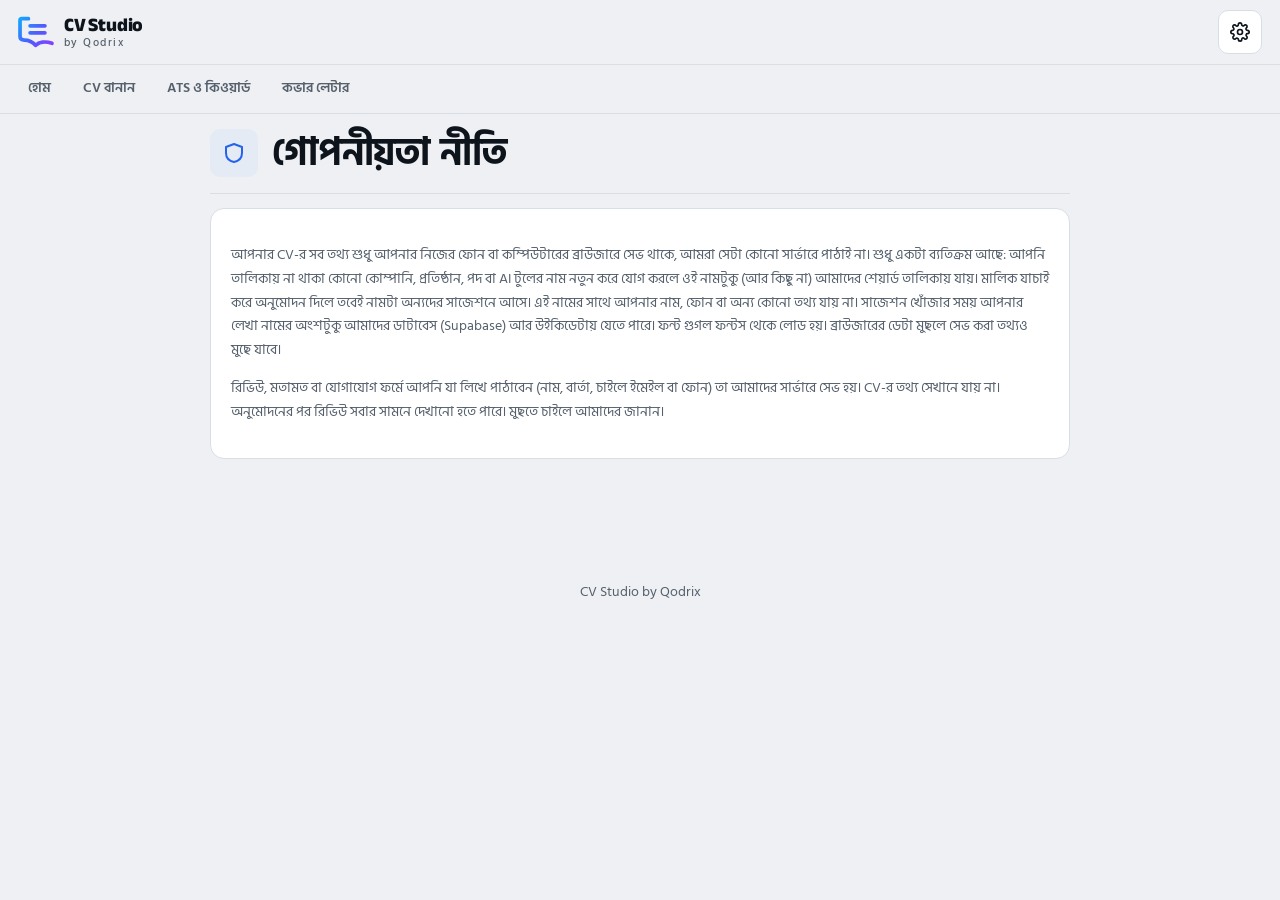
<file: privacy.html>
<!DOCTYPE html>
<html lang="bn">
<head>
<meta charset="utf-8">
<meta name="viewport" content="width=device-width, initial-scale=1, viewport-fit=cover">
<title>গোপনীয়তা নীতি | CV Studio by Qodrix</title>
<link rel="canonical" href="https://cv-studio.qodrix-hq.workers.dev/privacy.html">
<meta name="description" content="CV Studio by Qodrix আপনার তথ্য কীভাবে সুরক্ষিত রাখে। Privacy policy.">
<link href="https://fonts.googleapis.com/css2?family=Anek+Bangla:wght@700;800&family=Hind+Siliguri:wght@400;500;600;700&display=swap" rel="stylesheet">
<script>(function(){try{var k=localStorage.getItem("cvtheme");if(!k)k=matchMedia("(prefers-color-scheme:dark)").matches?"dark":"light";document.documentElement.dataset.theme=k}catch(e){}})()</script>
<meta property="og:type" content="website"><meta property="og:site_name" content="CV Studio by Qodrix"><meta property="og:title" content="CV Studio | Free CV Maker (Bangla and English)"><meta property="og:description" content="Build a professional CV in 10 minutes. Free, no login, ATS friendly."><meta property="og:image" content="https://cv-studio.qodrix-hq.workers.dev/og.png"><meta name="twitter:card" content="summary_large_image"><meta name="theme-color" content="#0B1220">
<link rel="icon" href="favicon.svg" type="image/svg+xml"><link rel="icon" href="icon-192.png" sizes="192x192" type="image/png">
<link rel="manifest" href="manifest.webmanifest"><link rel="apple-touch-icon" href="apple-touch-icon.png">
<link rel="stylesheet" href="style.css?v=19">
</head>
<body>
<header><a class="logo" href="index.html" aria-label="CV Studio by Qodrix"><svg class="lg-m" viewBox="0 0 214 190" fill="none" aria-hidden="true"><defs><linearGradient id="lgg" x1="8" y1="8" x2="204" y2="176" gradientUnits="userSpaceOnUse"><stop stop-color="#12A8FF"/><stop offset=".55" stop-color="#4F5BFF"/><stop offset="1" stop-color="#8B3DFF"/></linearGradient></defs><g stroke="url(#lgg)" stroke-width="22" stroke-linecap="round" stroke-linejoin="round"><path class="lgp" d="M62 16H22Q12 16 12 26V122C12 137 22 143 38 143C66 143 86 153 104 174C124 155 162 148 202 162"/><path class="lgp" d="M72 58H160M72 100H160"/></g></svg><span class="lg-t"><b>CV Studio</b><small>by Qodrix</small></span></a><a class="btn ic" id="gear" href="settings.html" aria-label="Settings" title="Settings"><svg width="20" height="20" viewBox="0 0 24 24" fill="none" stroke="currentColor" stroke-width="2" stroke-linecap="round" stroke-linejoin="round" aria-hidden="true"><circle cx="12" cy="12" r="3"/><path d="M19.4 15a1.7 1.7 0 0 0 .3 1.8l.1.1a2 2 0 1 1-2.8 2.8l-.1-.1a1.7 1.7 0 0 0-1.8-.3 1.7 1.7 0 0 0-1 1.5V21a2 2 0 1 1-4 0v-.1a1.7 1.7 0 0 0-1.1-1.5 1.7 1.7 0 0 0-1.8.3l-.1.1a2 2 0 1 1-2.8-2.8l.1-.1a1.7 1.7 0 0 0 .3-1.8 1.7 1.7 0 0 0-1.5-1H3a2 2 0 1 1 0-4h.1a1.7 1.7 0 0 0 1.5-1.1 1.7 1.7 0 0 0-.3-1.8l-.1-.1a2 2 0 1 1 2.8-2.8l.1.1a1.7 1.7 0 0 0 1.8.3H9a1.7 1.7 0 0 0 1-1.5V3a2 2 0 1 1 4 0v.1a1.7 1.7 0 0 0 1 1.5 1.7 1.7 0 0 0 1.8-.3l.1-.1a2 2 0 1 1 2.8 2.8l-.1.1a1.7 1.7 0 0 0-.3 1.8V9a1.7 1.7 0 0 0 1.5 1H21a2 2 0 1 1 0 4h-.1a1.7 1.7 0 0 0-1.5 1z"/></svg><i class="ud" hidden></i></a></header>
<nav class="tabs"><a href="index.html" data-bn="হোম" data-en="Home"></a><a href="builder.html" data-bn="CV বানান" data-en="Build CV"></a><a href="ats.html" data-bn="ATS ও কিওয়ার্ড" data-en="ATS and keywords"></a><a href="cover-letter.html" data-bn="কভার লেটার" data-en="Cover letter"></a></nav>
<section class="tool"><div class="phd"><i class="phi"><svg width="24" height="24" viewBox="0 0 24 24" fill="none" stroke="#2563EB" stroke-width="2" stroke-linecap="round" stroke-linejoin="round" aria-hidden="true"><path d="M12 3l8 3v6c0 5-3.5 8-8 9-4.5-1-8-4-8-9V6z"/></svg></i><h2 data-bn="গোপনীয়তা নীতি" data-en="Privacy policy"></h2></div><div id="priv"><p data-bn="আপনার CV-র সব তথ্য শুধু আপনার নিজের ফোন বা কম্পিউটারের ব্রাউজারে সেভ থাকে, আমরা সেটা কোনো সার্ভারে পাঠাই না। শুধু একটা ব্যতিক্রম আছে: আপনি তালিকায় না থাকা কোনো কোম্পানি, প্রতিষ্ঠান, পদ বা AI টুলের নাম নতুন করে যোগ করলে ওই নামটুকু (আর কিছু না) আমাদের শেয়ার্ড তালিকায় যায়। মালিক যাচাই করে অনুমোদন দিলে তবেই নামটা অন্যদের সাজেশনে আসে। এই নামের সাথে আপনার নাম, ফোন বা অন্য কোনো তথ্য যায় না। সাজেশন খোঁজার সময় আপনার লেখা নামের অংশটুকু আমাদের ডাটাবেস (Supabase) আর উইকিডেটায় যেতে পারে। ফন্ট গুগল ফন্টস থেকে লোড হয়। ব্রাউজারের ডেটা মুছলে সেভ করা তথ্যও মুছে যাবে।" data-en="All your CV details are saved only in your own browser and are never sent to a server. There is one exception: if you add a company, institution, position or AI tool name that is not in the list, only that name (nothing else) goes to our shared list. It becomes a suggestion for others only after the owner reviews and approves it. Your name, phone or any other detail is never sent with it. While you type, the part of the name you typed may be sent to our database (Supabase) and to Wikidata to find suggestions. Fonts load from Google Fonts. Clearing your browser data erases what you saved."></p><p data-bn="রিভিউ, মতামত বা যোগাযোগ ফর্মে আপনি যা লিখে পাঠাবেন (নাম, বার্তা, চাইলে ইমেইল বা ফোন) তা আমাদের সার্ভারে সেভ হয়। CV-র তথ্য সেখানে যায় না। অনুমোদনের পর রিভিউ সবার সামনে দেখানো হতে পারে। মুছতে চাইলে আমাদের জানান।" data-en="What you send through the review, feedback or contact forms (name, message, and optionally email or phone) is stored on our server. Your CV details never go there. Approved reviews may be shown publicly. Tell us if you want yours removed."></p></div></section>
<div id="toast"></div>

<footer data-bn="CV Studio by Qodrix" data-en="CV Studio by Qodrix"></footer>
<nav class="bnav" aria-label="Main"><a href="index.html"><svg width="22" height="22" viewBox="0 0 24 24" fill="none" stroke="currentColor" stroke-width="2" stroke-linecap="round" stroke-linejoin="round" aria-hidden="true"><path d="M3 11l9-8 9 8"/><path d="M5 10v10h14V10"/></svg><span data-bn="হোম" data-en="Home"></span></a><a href="builder.html"><svg width="22" height="22" viewBox="0 0 24 24" fill="none" stroke="currentColor" stroke-width="2" stroke-linecap="round" stroke-linejoin="round" aria-hidden="true"><rect x="5" y="3" width="14" height="18" rx="2"/><path d="M9 8h6M9 12h6M9 16h4"/></svg><span data-bn="CV বানান" data-en="Build"></span></a><a href="ats.html"><svg width="22" height="22" viewBox="0 0 24 24" fill="none" stroke="currentColor" stroke-width="2" stroke-linecap="round" stroke-linejoin="round" aria-hidden="true"><circle cx="12" cy="12" r="9"/><path d="M9 12l2 2 4-4"/></svg><span data-bn="ATS" data-en="ATS"></span></a><a href="cover-letter.html"><svg width="22" height="22" viewBox="0 0 24 24" fill="none" stroke="currentColor" stroke-width="2" stroke-linecap="round" stroke-linejoin="round" aria-hidden="true"><rect x="3" y="5" width="18" height="14" rx="2"/><path d="M3 7l9 6 9-6"/></svg><span data-bn="চিঠি" data-en="Letter"></span></a><a href="settings.html" class=on><svg width="20" height="20" viewBox="0 0 24 24" fill="none" stroke="currentColor" stroke-width="2" stroke-linecap="round" stroke-linejoin="round" aria-hidden="true"><circle cx="12" cy="12" r="3"/><path d="M12 3v3M12 18v3M3 12h3M18 12h3M5.6 5.6l2.1 2.1M16.3 16.3l2.1 2.1M18.4 5.6l-2.1 2.1M7.7 16.3l-2.1 2.1"/></svg><span data-bn="সেটিংস" data-en="Settings"></span></a></nav>
<script src="app.js?v=19"></script>
</body>
</html>
</file>
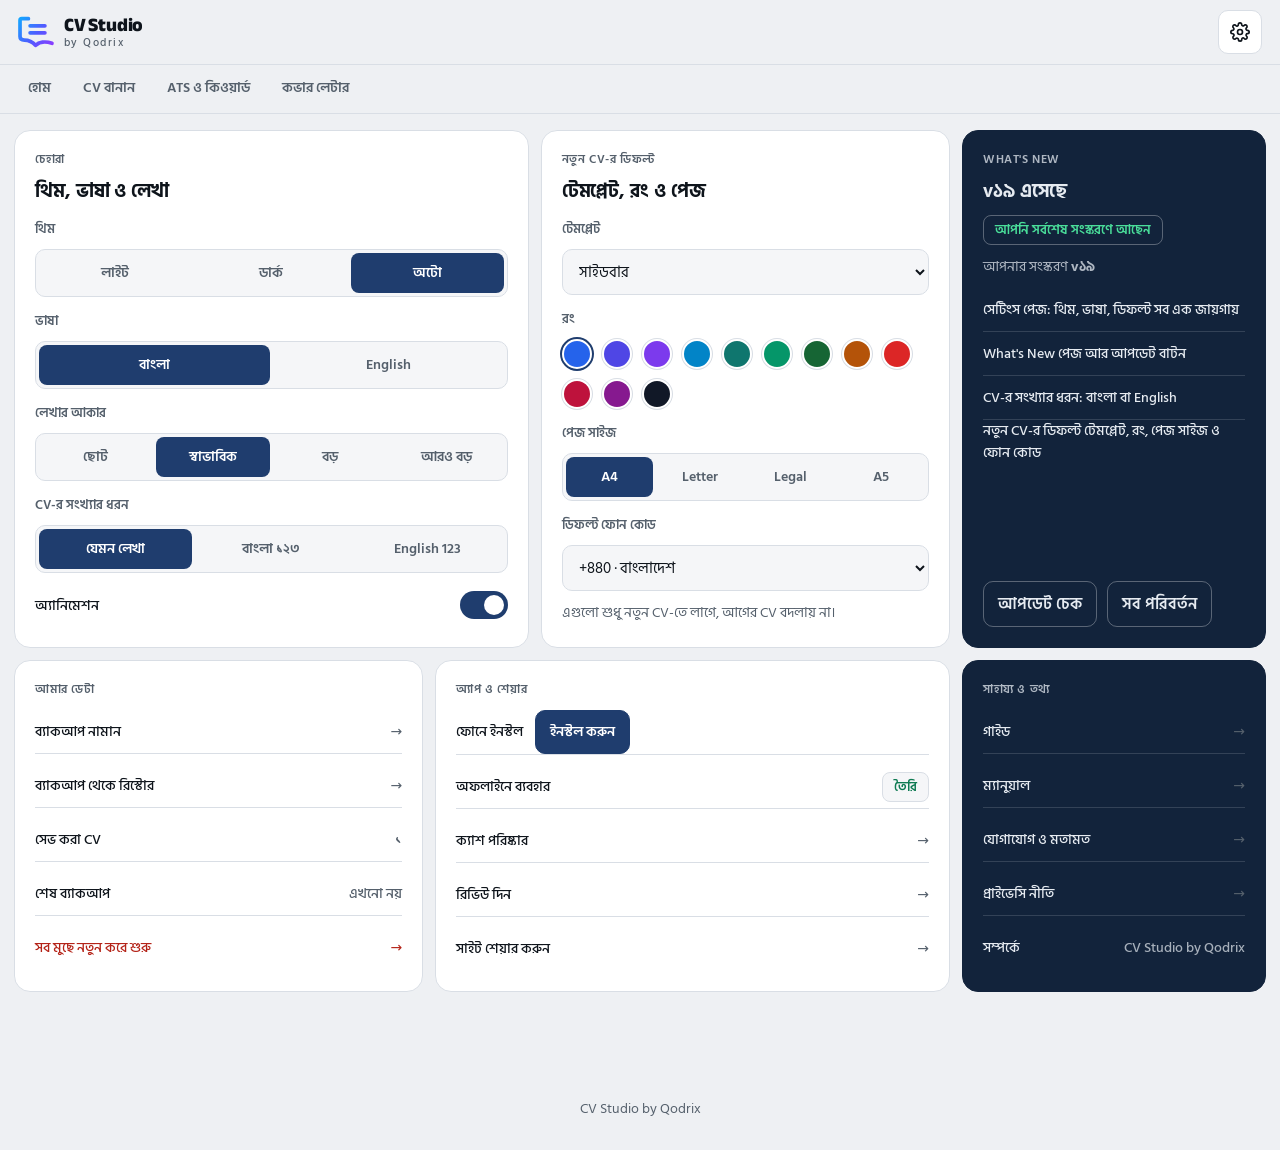
<file: settings.html>
<!DOCTYPE html>
<html lang="bn">
<head>
<meta charset="utf-8">
<meta name="viewport" content="width=device-width, initial-scale=1, viewport-fit=cover">
<title>সেটিংস | Settings | CV Studio by Qodrix</title>
<meta name="robots" content="noindex">
<meta name="description" content="CV Studio সেটিংস: থিম, ভাষা, ডিফল্ট, ব্যাকআপ ও আপডেট।">
<link href="https://fonts.googleapis.com/css2?family=Anek+Bangla:wght@700;800&family=Hind+Siliguri:wght@400;500;600;700&display=swap" rel="stylesheet">
<script>(function(){try{var k=localStorage.getItem("cvtheme");if(!k)k=matchMedia("(prefers-color-scheme:dark)").matches?"dark":"light";document.documentElement.dataset.theme=k}catch(e){}})()</script>
<meta name="theme-color" content="#0B1220">
<link rel="icon" href="favicon.svg" type="image/svg+xml"><link rel="icon" href="icon-192.png" sizes="192x192" type="image/png">
<link rel="manifest" href="manifest.webmanifest"><link rel="apple-touch-icon" href="apple-touch-icon.png">
<link rel="stylesheet" href="style.css?v=19">
</head>
<body><header><a class="logo" href="index.html" aria-label="CV Studio by Qodrix"><svg class="lg-m" viewBox="0 0 214 190" fill="none" aria-hidden="true"><defs><linearGradient id="lgg" x1="8" y1="8" x2="204" y2="176" gradientUnits="userSpaceOnUse"><stop stop-color="#12A8FF"/><stop offset=".55" stop-color="#4F5BFF"/><stop offset="1" stop-color="#8B3DFF"/></linearGradient></defs><g stroke="url(#lgg)" stroke-width="22" stroke-linecap="round" stroke-linejoin="round"><path class="lgp" d="M62 16H22Q12 16 12 26V122C12 137 22 143 38 143C66 143 86 153 104 174C124 155 162 148 202 162"/><path class="lgp" d="M72 58H160M72 100H160"/></g></svg><span class="lg-t"><b>CV Studio</b><small>by Qodrix</small></span></a><a class="btn ic" id="gear" href="settings.html" aria-label="Settings" title="Settings"><svg width="20" height="20" viewBox="0 0 24 24" fill="none" stroke="currentColor" stroke-width="2" stroke-linecap="round" stroke-linejoin="round" aria-hidden="true"><circle cx="12" cy="12" r="3"/><path d="M19.4 15a1.7 1.7 0 0 0 .3 1.8l.1.1a2 2 0 1 1-2.8 2.8l-.1-.1a1.7 1.7 0 0 0-1.8-.3 1.7 1.7 0 0 0-1 1.5V21a2 2 0 1 1-4 0v-.1a1.7 1.7 0 0 0-1.1-1.5 1.7 1.7 0 0 0-1.8.3l-.1.1a2 2 0 1 1-2.8-2.8l.1-.1a1.7 1.7 0 0 0 .3-1.8 1.7 1.7 0 0 0-1.5-1H3a2 2 0 1 1 0-4h.1a1.7 1.7 0 0 0 1.5-1.1 1.7 1.7 0 0 0-.3-1.8l-.1-.1a2 2 0 1 1 2.8-2.8l.1.1a1.7 1.7 0 0 0 1.8.3H9a1.7 1.7 0 0 0 1-1.5V3a2 2 0 1 1 4 0v.1a1.7 1.7 0 0 0 1 1.5 1.7 1.7 0 0 0 1.8-.3l.1-.1a2 2 0 1 1 2.8 2.8l-.1.1a1.7 1.7 0 0 0-.3 1.8V9a1.7 1.7 0 0 0 1.5 1H21a2 2 0 1 1 0 4h-.1a1.7 1.7 0 0 0-1.5 1z"/></svg><i class="ud" hidden></i></a></header><nav class="tabs"><a href="index.html" data-bn="হোম" data-en="Home"></a><a href="builder.html" data-bn="CV বানান" data-en="Build CV"></a><a href="ats.html" data-bn="ATS ও কিওয়ার্ড" data-en="ATS and keywords"></a><a href="cover-letter.html" data-bn="কভার লেটার" data-en="Cover letter"></a></nav><main class="bn-wrap"><div class="bn-g bn-set"><section class="bn s1" style="--i:0"><span class="bn-k" data-bn="চেহারা" data-en="APPEARANCE"></span><h2 class="bn-t" data-bn="থিম, ভাষা ও লেখা" data-en="Theme, language and text"></h2><div class="bn-lab" data-bn="থিম" data-en="Theme"></div><div class="bn-sg" role="group"><button type="button" data-set="theme" data-v="light" data-bn="লাইট" data-en="Light"></button><button type="button" data-set="theme" data-v="dark" data-bn="ডার্ক" data-en="Dark"></button><button type="button" data-set="theme" data-v="auto" data-bn="অটো" data-en="Auto"></button></div><div class="bn-lab" data-bn="ভাষা" data-en="Language"></div><div class="bn-sg" role="group"><button type="button" data-set="lang" data-v="bn" data-bn="বাংলা" data-en="বাংলা"></button><button type="button" data-set="lang" data-v="en" data-bn="English" data-en="English"></button></div><div class="bn-lab" data-bn="লেখার আকার" data-en="Text size"></div><div class="bn-sg" role="group"><button type="button" data-set="fs" data-v="0.92" data-bn="ছোট" data-en="Small"></button><button type="button" data-set="fs" data-v="1" data-bn="স্বাভাবিক" data-en="Normal"></button><button type="button" data-set="fs" data-v="1.1" data-bn="বড়" data-en="Large"></button><button type="button" data-set="fs" data-v="1.2" data-bn="আরও বড়" data-en="Larger"></button></div><div class="bn-lab" data-bn="CV-র সংখ্যার ধরন" data-en="CV number style"></div><div class="bn-sg" role="group"><button type="button" data-set="num" data-v="" data-bn="যেমন লেখা" data-en="As typed"></button><button type="button" data-set="num" data-v="bn" data-bn="বাংলা ১২৩" data-en="Bangla ১২৩"></button><button type="button" data-set="num" data-v="en" data-bn="English 123" data-en="English 123"></button></div><div class="bn-row"><span data-bn="অ্যানিমেশন" data-en="Animations"></span><button type="button" class="bn-tg on" id="sMo" data-act="mo" role="switch" aria-checked="true" aria-label="Animations"><i></i></button></div></section><section class="bn s2" style="--i:1"><span class="bn-k" data-bn="নতুন CV-র ডিফল্ট" data-en="DEFAULTS FOR NEW CVS"></span><h2 class="bn-t" data-bn="টেমপ্লেট, রং ও পেজ" data-en="Template, colour and page"></h2><div class="bn-lab" data-bn="টেমপ্লেট" data-en="Template"></div><select id="sTpl" class="bn-sel" aria-label="Template"></select><div class="bn-lab" data-bn="রং" data-en="Colour"></div><div class="bn-sws" id="sAc"></div><div class="bn-lab" data-bn="পেজ সাইজ" data-en="Page size"></div><div class="bn-sg" role="group"><button type="button" data-set="pg" data-v="a4" data-bn="A4" data-en="A4"></button><button type="button" data-set="pg" data-v="letter" data-bn="Letter" data-en="Letter"></button><button type="button" data-set="pg" data-v="legal" data-bn="Legal" data-en="Legal"></button><button type="button" data-set="pg" data-v="a5" data-bn="A5" data-en="A5"></button></div><div class="bn-lab" data-bn="ডিফল্ট ফোন কোড" data-en="Default phone code"></div><select id="sCc" class="bn-sel" aria-label="Phone code"></select><p class="bn-p" data-bn="এগুলো শুধু নতুন CV-তে লাগে, আগের CV বদলায় না।" data-en="These apply to new CVs only. Existing CVs stay as they are."></p></section><section class="bn dk s3" style="--i:2"><span class="bn-k" data-bn="WHAT'S NEW" data-en="WHAT'S NEW"></span><h2 class="bn-t" id="sWnTitle">…</h2><span class="bn-chip wn" data-upd-on hidden data-bn="আপডেট পাওয়া গেছে" data-en="Update available"></span><span class="bn-chip ok" data-upd-off hidden data-bn="আপনি সর্বশেষ সংস্করণে আছেন" data-en="You have the latest version"></span><span class="bn-chip" data-upd-err hidden data-bn="এখন চেক করা যায়নি" data-en="Could not check now"></span><p class="bn-p"><span data-bn="আপনার সংস্করণ" data-en="Your version"></span> <b data-ver></b></p><div id="sWnList"></div><div class="bn-act"><button type="button" class="btn p" data-act="upd" data-upd-on hidden data-bn="এখনই আপডেট" data-en="Update now"></button><button type="button" class="btn" data-act="chk" data-upd-off data-bn="আপডেট চেক" data-en="Check for updates"></button><a class="btn" href="whats-new.html" data-bn="সব পরিবর্তন" data-en="All changes"></a></div></section><section class="bn s4" style="--i:3"><span class="bn-k" data-bn="আমার ডেটা" data-en="MY DATA"></span><button type="button" class="bn-row bn-lk" data-act="bk"><span data-bn="ব্যাকআপ নামান" data-en="Download backup"></span><span class="bn-ar" aria-hidden="true">&rarr;</span></button><button type="button" class="bn-row bn-lk" data-act="rs"><span data-bn="ব্যাকআপ থেকে রিস্টোর" data-en="Restore from backup"></span><span class="bn-ar" aria-hidden="true">&rarr;</span></button><input type="file" id="sRsIn" accept="application/json,.json" hidden><div class="bn-row" ><span data-bn="সেভ করা CV" data-en="Saved CVs"></span><b><span id="sCnt">১</span></b></div><div class="bn-row" ><span data-bn="শেষ ব্যাকআপ" data-en="Last backup"></span><b><span id="sLbk">—</span></b></div><button type="button" class="bn-row bn-lk bn-bad" data-act="reset"><span data-bn="সব মুছে নতুন করে শুরু" data-en="Delete everything and start fresh"></span><span class="bn-ar" aria-hidden="true">&rarr;</span></button></section><section class="bn s5" style="--i:4"><span class="bn-k" data-bn="অ্যাপ ও শেয়ার" data-en="APP AND SHARE"></span><div class="bn-row"><span data-bn="ফোনে ইনস্টল" data-en="Install on phone"></span><button type="button" class="btn p" data-ins hidden data-bn="ইনস্টল করুন" data-en="Install"></button><span class="bn-chip ok" data-insdone hidden data-bn="ইনস্টল করা" data-en="Installed"></span></div><div class="bn-row" ><span data-bn="অফলাইনে ব্যবহার" data-en="Works offline"></span><b><span class="bn-chip ok" data-bn="তৈরি" data-en="Ready"></span></b></div><button type="button" class="bn-row bn-lk" data-act="cache"><span data-bn="ক্যাশ পরিষ্কার" data-en="Clear cache"></span><span class="bn-ar" aria-hidden="true">&rarr;</span></button><a class="bn-row bn-lk" href="index.html#review" ><span data-bn="রিভিউ দিন" data-en="Write a review"></span><span class="bn-ar" aria-hidden="true">&rarr;</span></a><button type="button" class="bn-row bn-lk" data-act="share"><span data-bn="সাইট শেয়ার করুন" data-en="Share this site"></span><span class="bn-ar" aria-hidden="true">&rarr;</span></button></section><section class="bn dk s6" style="--i:5"><span class="bn-k" data-bn="সাহায্য ও তথ্য" data-en="HELP AND INFO"></span><a class="bn-row bn-lk" href="guide.html" ><span data-bn="গাইড" data-en="Guide"></span><span class="bn-ar" aria-hidden="true">&rarr;</span></a><a class="bn-row bn-lk" href="manual.html" ><span data-bn="ম্যানুয়াল" data-en="Manual"></span><span class="bn-ar" aria-hidden="true">&rarr;</span></a><a class="bn-row bn-lk" href="contact.html" ><span data-bn="যোগাযোগ ও মতামত" data-en="Contact and feedback"></span><span class="bn-ar" aria-hidden="true">&rarr;</span></a><a class="bn-row bn-lk" href="privacy.html" ><span data-bn="প্রাইভেসি নীতি" data-en="Privacy policy"></span><span class="bn-ar" aria-hidden="true">&rarr;</span></a><div class="bn-row" ><span data-bn="সম্পর্কে" data-en="About"></span><b>CV Studio by Qodrix</b></div></section></div></main><div id="toast"></div><footer data-bn="CV Studio by Qodrix" data-en="CV Studio by Qodrix"></footer><nav class="bnav" aria-label="Main"><a href="index.html"><svg width="22" height="22" viewBox="0 0 24 24" fill="none" stroke="currentColor" stroke-width="2" stroke-linecap="round" stroke-linejoin="round" aria-hidden="true"><path d="M3 11l9-8 9 8"/><path d="M5 10v10h14V10"/></svg><span data-bn="হোম" data-en="Home"></span></a><a href="builder.html"><svg width="22" height="22" viewBox="0 0 24 24" fill="none" stroke="currentColor" stroke-width="2" stroke-linecap="round" stroke-linejoin="round" aria-hidden="true"><rect x="5" y="3" width="14" height="18" rx="2"/><path d="M9 8h6M9 12h6M9 16h4"/></svg><span data-bn="CV বানান" data-en="Build"></span></a><a href="ats.html"><svg width="22" height="22" viewBox="0 0 24 24" fill="none" stroke="currentColor" stroke-width="2" stroke-linecap="round" stroke-linejoin="round" aria-hidden="true"><circle cx="12" cy="12" r="9"/><path d="M9 12l2 2 4-4"/></svg><span data-bn="ATS" data-en="ATS"></span></a><a href="cover-letter.html"><svg width="22" height="22" viewBox="0 0 24 24" fill="none" stroke="currentColor" stroke-width="2" stroke-linecap="round" stroke-linejoin="round" aria-hidden="true"><rect x="3" y="5" width="18" height="14" rx="2"/><path d="M3 7l9 6 9-6"/></svg><span data-bn="চিঠি" data-en="Letter"></span></a><a href="settings.html" class=on ><svg width="20" height="20" viewBox="0 0 24 24" fill="none" stroke="currentColor" stroke-width="2" stroke-linecap="round" stroke-linejoin="round" aria-hidden="true"><circle cx="12" cy="12" r="3"/><path d="M12 3v3M12 18v3M3 12h3M18 12h3M5.6 5.6l2.1 2.1M16.3 16.3l2.1 2.1M18.4 5.6l-2.1 2.1M7.7 16.3l-2.1 2.1"/></svg><span data-bn="সেটিংস" data-en="Settings"></span></a></nav><script src="app.js?v=19"></script></body></html>
</file>
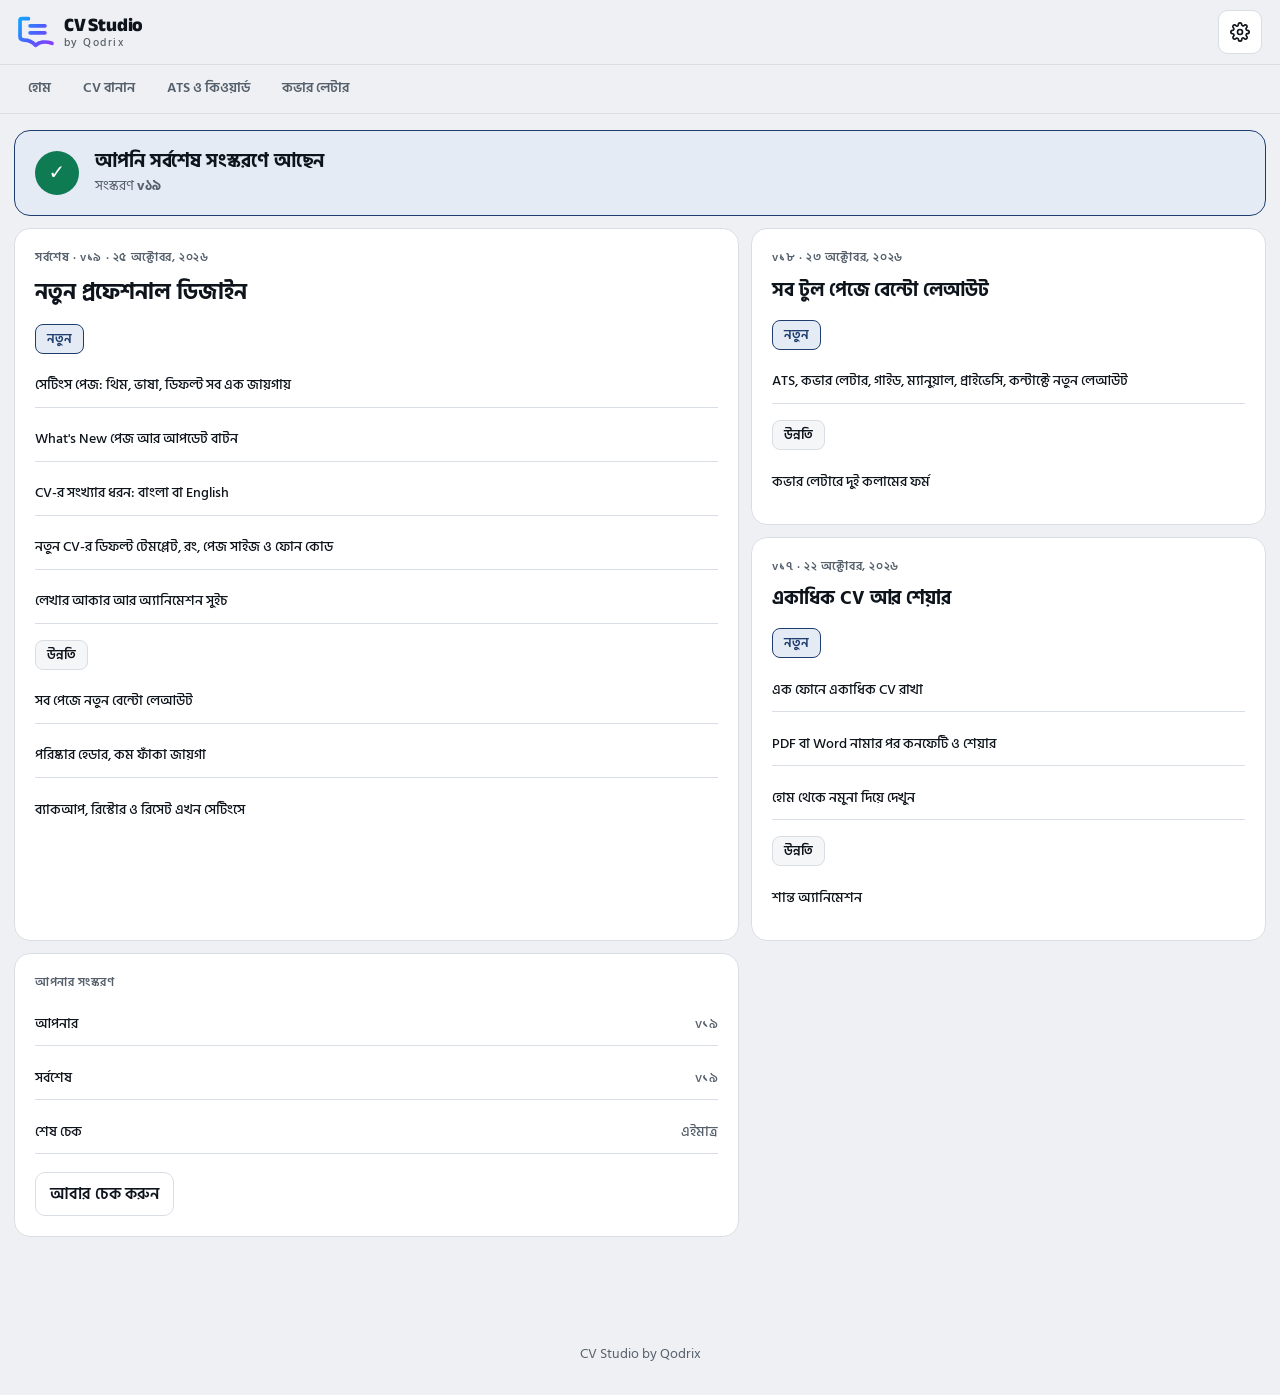
<file: whats-new.html>
<!DOCTYPE html>
<html lang="bn">
<head>
<meta charset="utf-8">
<meta name="viewport" content="width=device-width, initial-scale=1, viewport-fit=cover">
<title>What's New | CV Studio by Qodrix</title>
<meta name="robots" content="noindex">
<meta name="description" content="CV Studio-তে নতুন কী: সংস্করণ ও পরিবর্তনের তালিকা।">
<link href="https://fonts.googleapis.com/css2?family=Anek+Bangla:wght@700;800&family=Hind+Siliguri:wght@400;500;600;700&display=swap" rel="stylesheet">
<script>(function(){try{var k=localStorage.getItem("cvtheme");if(!k)k=matchMedia("(prefers-color-scheme:dark)").matches?"dark":"light";document.documentElement.dataset.theme=k}catch(e){}})()</script>
<meta name="theme-color" content="#0B1220">
<link rel="icon" href="favicon.svg" type="image/svg+xml"><link rel="icon" href="icon-192.png" sizes="192x192" type="image/png">
<link rel="manifest" href="manifest.webmanifest"><link rel="apple-touch-icon" href="apple-touch-icon.png">
<link rel="stylesheet" href="style.css?v=19">
</head>
<body><header><a class="logo" href="index.html" aria-label="CV Studio by Qodrix"><svg class="lg-m" viewBox="0 0 214 190" fill="none" aria-hidden="true"><defs><linearGradient id="lgg" x1="8" y1="8" x2="204" y2="176" gradientUnits="userSpaceOnUse"><stop stop-color="#12A8FF"/><stop offset=".55" stop-color="#4F5BFF"/><stop offset="1" stop-color="#8B3DFF"/></linearGradient></defs><g stroke="url(#lgg)" stroke-width="22" stroke-linecap="round" stroke-linejoin="round"><path class="lgp" d="M62 16H22Q12 16 12 26V122C12 137 22 143 38 143C66 143 86 153 104 174C124 155 162 148 202 162"/><path class="lgp" d="M72 58H160M72 100H160"/></g></svg><span class="lg-t"><b>CV Studio</b><small>by Qodrix</small></span></a><a class="btn ic" id="gear" href="settings.html" aria-label="Settings" title="Settings"><svg width="20" height="20" viewBox="0 0 24 24" fill="none" stroke="currentColor" stroke-width="2" stroke-linecap="round" stroke-linejoin="round" aria-hidden="true"><circle cx="12" cy="12" r="3"/><path d="M19.4 15a1.7 1.7 0 0 0 .3 1.8l.1.1a2 2 0 1 1-2.8 2.8l-.1-.1a1.7 1.7 0 0 0-1.8-.3 1.7 1.7 0 0 0-1 1.5V21a2 2 0 1 1-4 0v-.1a1.7 1.7 0 0 0-1.1-1.5 1.7 1.7 0 0 0-1.8.3l-.1.1a2 2 0 1 1-2.8-2.8l.1-.1a1.7 1.7 0 0 0 .3-1.8 1.7 1.7 0 0 0-1.5-1H3a2 2 0 1 1 0-4h.1a1.7 1.7 0 0 0 1.5-1.1 1.7 1.7 0 0 0-.3-1.8l-.1-.1a2 2 0 1 1 2.8-2.8l.1.1a1.7 1.7 0 0 0 1.8.3H9a1.7 1.7 0 0 0 1-1.5V3a2 2 0 1 1 4 0v.1a1.7 1.7 0 0 0 1 1.5 1.7 1.7 0 0 0 1.8-.3l.1-.1a2 2 0 1 1 2.8 2.8l-.1.1a1.7 1.7 0 0 0-.3 1.8V9a1.7 1.7 0 0 0 1.5 1H21a2 2 0 1 1 0 4h-.1a1.7 1.7 0 0 0-1.5 1z"/></svg><i class="ud" hidden></i></a></header><nav class="tabs"><a href="index.html" data-bn="হোম" data-en="Home"></a><a href="builder.html" data-bn="CV বানান" data-en="Build CV"></a><a href="ats.html" data-bn="ATS ও কিওয়ার্ড" data-en="ATS and keywords"></a><a href="cover-letter.html" data-bn="কভার লেটার" data-en="Cover letter"></a></nav><main class="bn-wrap"><div class="bn-g bn-wn"><section class="bn bn-ban" style="--i:0"><div data-upd-load class="bn-ban-i"><b data-bn="সংস্করণ চেক করা হচ্ছে…" data-en="Checking for updates…"></b></div><div class="bn-ban-i up" data-upd-on hidden><span class="bn-ic">&#8593;</span><div><h2 class="bn-t"><span data-bn="নতুন সংস্করণ" data-en="New version"></span> <span data-upd-to></span> <span data-bn="পাওয়া গেছে" data-en="is available"></span></h2><p class="bn-p"><span data-bn="আপনার আছে" data-en="You have"></span> <b data-ver></b>. <span data-bn="আপডেটে কয়েক সেকেন্ড লাগে, আপনার CV আর সেটিংস মুছবে না।" data-en="Updating takes a few seconds. Your CVs and settings are kept."></span></p></div><div class="bn-act"><button type="button" class="btn p" data-act="upd" data-bn="এখনই আপডেট" data-en="Update now"></button></div></div><div class="bn-ban-i ok" data-upd-off hidden><span class="bn-ic">&#10003;</span><div><h2 class="bn-t" data-bn="আপনি সর্বশেষ সংস্করণে আছেন" data-en="You have the latest version"></h2><p class="bn-p"><span data-bn="সংস্করণ" data-en="Version"></span> <b data-ver></b></p></div></div><div class="bn-ban-i" data-upd-err hidden><span class="bn-ic">!</span><div><h2 class="bn-t" data-bn="এখন চেক করা যায়নি" data-en="Could not check now"></h2><p class="bn-p" data-bn="ইন্টারনেট চালু করে আবার চেষ্টা করুন।" data-en="Go online and try again."></p></div><div class="bn-act"><button type="button" class="btn" data-act="chk" data-bn="আবার চেক করুন" data-en="Check again"></button></div></div></section><div id="wnList" class="bn-list"></div><section class="bn bn-ver" style="--i:9"><span class="bn-k" data-bn="আপনার সংস্করণ" data-en="YOUR VERSION"></span><div class="bn-row" ><span data-bn="আপনার" data-en="Yours"></span><b><span data-ver></span></b></div><div class="bn-row" ><span data-bn="সর্বশেষ" data-en="Latest"></span><b><span data-latest>—</span></b></div><div class="bn-row" ><span data-bn="শেষ চেক" data-en="Last checked"></span><b><span data-checked>—</span></b></div><button type="button" class="btn" data-act="chk" data-bn="আবার চেক করুন" data-en="Check again" style="align-self:flex-start;margin-top:8px"></button></section></div></main><div id="toast"></div><footer data-bn="CV Studio by Qodrix" data-en="CV Studio by Qodrix"></footer><nav class="bnav" aria-label="Main"><a href="index.html"><svg width="22" height="22" viewBox="0 0 24 24" fill="none" stroke="currentColor" stroke-width="2" stroke-linecap="round" stroke-linejoin="round" aria-hidden="true"><path d="M3 11l9-8 9 8"/><path d="M5 10v10h14V10"/></svg><span data-bn="হোম" data-en="Home"></span></a><a href="builder.html"><svg width="22" height="22" viewBox="0 0 24 24" fill="none" stroke="currentColor" stroke-width="2" stroke-linecap="round" stroke-linejoin="round" aria-hidden="true"><rect x="5" y="3" width="14" height="18" rx="2"/><path d="M9 8h6M9 12h6M9 16h4"/></svg><span data-bn="CV বানান" data-en="Build"></span></a><a href="ats.html"><svg width="22" height="22" viewBox="0 0 24 24" fill="none" stroke="currentColor" stroke-width="2" stroke-linecap="round" stroke-linejoin="round" aria-hidden="true"><circle cx="12" cy="12" r="9"/><path d="M9 12l2 2 4-4"/></svg><span data-bn="ATS" data-en="ATS"></span></a><a href="cover-letter.html"><svg width="22" height="22" viewBox="0 0 24 24" fill="none" stroke="currentColor" stroke-width="2" stroke-linecap="round" stroke-linejoin="round" aria-hidden="true"><rect x="3" y="5" width="18" height="14" rx="2"/><path d="M3 7l9 6 9-6"/></svg><span data-bn="চিঠি" data-en="Letter"></span></a><a href="settings.html" class=on ><svg width="20" height="20" viewBox="0 0 24 24" fill="none" stroke="currentColor" stroke-width="2" stroke-linecap="round" stroke-linejoin="round" aria-hidden="true"><circle cx="12" cy="12" r="3"/><path d="M12 3v3M12 18v3M3 12h3M18 12h3M5.6 5.6l2.1 2.1M16.3 16.3l2.1 2.1M18.4 5.6l-2.1 2.1M7.7 16.3l-2.1 2.1"/></svg><span data-bn="সেটিংস" data-en="Settings"></span></a></nav><script src="app.js?v=19"></script></body></html>
</file>
<file: style.css>
:root{--bg:#F8FAFC;--panel:#fff;--ink:#0F172A;--mute:#64748B;--line:#E2E8F0;--brand:#2563EB;--bi:#fff;--soft:#EFF6FF;--ok:#16A34A;--warn:#D97706;--field:#F8FAFC;box-sizing:border-box;padding-top:env(safe-area-inset-top,0px);padding-bottom:env(safe-area-inset-bottom,0px)}
@media (prefers-color-scheme:dark){:root:not([data-theme="light"]){--bg:#0B1220;--panel:#111A2E;--ink:#E5ECF6;--mute:#94A3B8;--line:#1E2A44;--brand:#60A5FA;--bi:#0B1220;--soft:#16233F;--field:#0E1729}}
:root[data-theme="dark"]{--bg:#0B1220;--panel:#111A2E;--ink:#E5ECF6;--mute:#94A3B8;--line:#1E2A44;--brand:#60A5FA;--bi:#0B1220;--soft:#16233F;--field:#0E1729}
*,*::before,*::after{box-sizing:inherit}
html{scroll-padding-top:env(safe-area-inset-top,0px)}
body{margin:0;background:var(--bg);color:var(--ink);font:16px/1.55 "Hind Siliguri",system-ui,sans-serif}
button{font:inherit;color:inherit;cursor:pointer}
button:focus-visible,input:focus-visible,textarea:focus-visible,select:focus-visible{outline:2px solid var(--brand);outline-offset:2px}
header{display:flex;align-items:center;gap:10px;padding:10px 18px;position:sticky;top:env(safe-area-inset-top,0px);z-index:6;background:var(--bg)}
.logo{display:flex;align-items:center;gap:10px;font-weight:700;font-size:19px;flex:1}
.mark{width:34px;height:34px;border-radius:10px;background:var(--brand);position:relative;overflow:hidden}
.mark::before{content:"";position:absolute;left:8px;top:7px;width:18px;height:22px;background:var(--bi);border-radius:3px;transform:rotate(-8deg)}
.mark::after{content:"";position:absolute;left:12px;top:13px;width:10px;height:3px;background:var(--brand);box-shadow:0 6px 0 var(--brand);transform:rotate(-8deg)}
.btn{border:1px solid var(--line);background:var(--panel);padding:8px 14px;border-radius:999px;font-weight:600}
.btn.p{background:var(--brand);color:var(--bi);border-color:var(--brand)}
main{display:grid;grid-template-columns:minmax(360px,440px) 1fr;gap:18px;padding:6px 18px 24px;max-width:1300px;margin:0 auto;align-items:start}
section.ed{min-width:0;background:var(--panel);border-radius:22px;padding:14px;border:1px solid var(--line)}
.rail{display:flex;gap:6px;overflow-x:auto;padding-bottom:10px}
.pill{flex:0 0 auto;border:1px solid var(--line);background:var(--field);border-radius:999px;padding:6px 12px;font-size:14px;font-weight:600;display:flex;gap:6px;align-items:center;color:var(--mute)}
.pill i{width:18px;height:18px;border-radius:50%;background:var(--line);display:grid;place-items:center;font-size:11px;font-style:normal}
.pill.on{background:var(--brand);color:var(--bi);border-color:var(--brand)}
.pill.on i{background:var(--bi);color:var(--brand)}
.pill.done i{background:var(--ok);color:#fff}
.pane{display:none}.pane.on{display:block}
h2.q{font-size:22px;line-height:1.25;margin:8px 0 2px}
.sub{color:var(--mute);margin:0 0 8px;font-size:14px}
label{display:block;font-size:13.5px;color:var(--mute);margin:10px 0 3px;font-weight:500}
input,textarea,select{width:100%;font:inherit;color:var(--ink);background:var(--field);border:1px solid var(--line);border-radius:12px;padding:9px 12px}
textarea{min-height:76px;resize:vertical}
.row{display:grid;grid-template-columns:1fr 1fr;gap:8px}
.card{border:1px solid var(--line);background:var(--field);border-radius:14px;padding:4px 12px 12px;margin-top:10px}
.card .x{float:right;margin-top:8px;border:0;background:var(--soft);border-radius:999px;padding:2px 10px;font-size:13px}
.add{width:100%;margin-top:10px;border-style:dashed}
.err{color:var(--warn);font-size:13px;margin-top:4px}
.ck{display:flex;gap:8px;align-items:center;color:var(--ink);font-size:15px;margin:12px 0 2px}
.ck input{width:20px;height:20px;min-height:0;accent-color:var(--brand)}
input:disabled{opacity:.45}
.row.cc{grid-template-columns:minmax(0,5fr) minmax(0,6fr)}
.tp small{display:block;font-weight:400;color:var(--mute);font-size:11px}
.cv.cl,.cv.cp,.cv.ge,.cv.cd{display:block}
.cv.cl{padding:40px 46px}
.cv.cl .hd{text-align:center;border-bottom:2px solid var(--ac);padding-bottom:12px}
.cv.cl h1{font-size:30px;letter-spacing:.05em;text-transform:uppercase}
.cv.cl .rl{color:#444}
.cv.cl .ct{justify-content:center}
.cv.cl h3{border:0;border-bottom:1px solid #9aa0b4;text-transform:uppercase;letter-spacing:.1em;font-size:13px;color:#1b2033}
.cv.cp .hd{background:var(--ac);color:#fff;padding:32px 36px;display:flex;justify-content:space-between;align-items:flex-end;gap:20px}
.cv.cp .rl{color:#fff;opacity:.9}
.cv.cp .ct{flex-direction:column;align-items:flex-end;gap:0;text-align:right}
.cv.cp .ct p{margin:2px 0}
.cv.cp .bd{display:grid;grid-template-columns:1fr 250px;min-height:980px}
.cv.cp .l{padding:8px 30px 30px 36px}
.cv.cp .r{background:var(--soft2);padding:22px}
.cv.cp .tg em,.cv.cd .tg em{background:var(--ac);color:#fff}
.cv.ge{position:relative;overflow:hidden}
.cv.ge .top{box-sizing:border-box;height:190px;background:linear-gradient(176deg,var(--ac) 0,var(--ac) 180px,transparent 180px);color:#fff;padding:30px 40px 0;display:flex;justify-content:space-between;align-items:flex-start;gap:20px}
.cv.ge .top .ph{margin:0}
.cv.ge .rl{color:#fff;opacity:.9}
.cv.ge .bd{display:grid;grid-template-columns:230px 1fr;margin-top:8px;position:relative;z-index:1}
.cv.ge .l{padding:0 20px 30px 34px}
.cv.ge .r{padding:20px 36px 30px 12px}
.cv.ge .tg em{background:var(--soft2);color:#1b2033}
.cv.ge::after{content:"";position:absolute;right:-70px;bottom:-70px;width:220px;height:220px;border-radius:50%;background:var(--soft2);z-index:0}
.cv.cd{background:var(--soft2);padding:34px}
.cv.cd .hd{display:flex;gap:22px;align-items:center;margin-bottom:18px}
.cv.cd .hd .ph{margin:0}
.cv.cd h1{font-size:34px}
.cv.cd .cardx{background:#fff;border-radius:16px;padding:14px 20px 8px;margin-bottom:14px;border:1px solid #e1e4f0}
.cv.cd h3{border:0;margin:0 0 8px;font-size:16px}
.cv.pr .sd{background:#151922;border-top:6px solid var(--ac)}
.cv.pr .sd h3{color:var(--ac);border-color:rgba(255,255,255,.22)}
.cv.pr .mn h1{font-size:36px;letter-spacing:.03em;text-transform:uppercase}
.cv.pr .mn .rl{letter-spacing:.12em;text-transform:uppercase;font-size:14px}
.cv.au{display:block}
.cv.au .top{background:linear-gradient(135deg,var(--ac),var(--acd));color:#fff;padding:40px;border-radius:0 0 54px 0;display:flex;gap:26px;align-items:center}
.cv.au .top .ph{margin:0}
.cv.au .rl{color:#fff;opacity:.9}
.cv.au .bd{display:grid;grid-template-columns:1fr 230px}
.cv.au .l{padding:10px 20px 30px 36px}
.cv.au .r{padding:10px 32px 30px 10px}
.cv.au .tg em,.cv.ed .tg em,.cv.rb .tg em{background:var(--soft2);color:#1b2033}
.cv.ed,.cv.rb{display:block;padding:44px 46px}
.cv.ed .hd{display:flex;gap:26px;align-items:center;padding-bottom:20px;border-bottom:4px solid var(--ac)}
.cv.ed .hd .ph,.cv.rb .hd .ph{margin:0}
.cv.ed h1{font-size:42px;line-height:1.05}
.cv.ed .rl{text-transform:uppercase;letter-spacing:.14em;font-size:13px}
.cv.ed .sc{display:grid;grid-template-columns:130px 1fr;gap:18px;padding:14px 0;border-bottom:1px solid #d5d8e3}
.cv.ed .sc h3{border:0;margin:2px 0 0;font-size:13px;text-transform:uppercase;letter-spacing:.1em}
.cv.rb .hd{display:flex;justify-content:space-between;align-items:center;gap:20px;border-bottom:3px solid var(--ac);padding-bottom:16px}
.cv.rb h3{display:inline-block;background:var(--ac);color:#fff;border:0;padding:5px 26px 5px 46px;margin:20px 0 10px -46px;font-size:14px;border-radius:0 999px 999px 0}
.cv .fr{display:inline-block;margin-left:10px;padding:1px 11px;border-radius:999px;font-size:12px;font-weight:600;background:var(--ac);color:#fff;vertical-align:middle}
.cv.bold .fr,.cv.ge .fr,.cv.cp .fr,.cv.au .fr{background:#fff;color:var(--ac)}
.cv .aix{margin-bottom:9px}
.cv .aix b{font-size:14px}
.cv .aix em{font-style:normal;font-size:12px;font-weight:600;color:var(--ac);margin-left:8px}
.cv .aix p{color:#454c66;margin:1px 0 0}
details{border-top:1px solid var(--line);padding:2px 0}
details>summary{padding:11px 0;font-weight:600;cursor:pointer}
.row3{display:grid;grid-template-columns:minmax(0,1fr) minmax(0,1.5fr) minmax(0,1fr);gap:8px}
.ordr{display:flex;justify-content:space-between;align-items:center;padding:4px 0;border-bottom:1px solid var(--line)}
#toast{position:fixed;left:50%;bottom:90px;transform:translateX(-50%);background:var(--ink);color:var(--bg);padding:10px 16px;border-radius:999px;font-size:14px;z-index:20;opacity:0;pointer-events:none;transition:opacity .2s}
#toast.on{opacity:1}
.pv{text-align:center;padding:0 18px 6px}
#priv{max-width:760px;margin:0 auto 16px;padding:12px 18px;color:var(--mute);font-size:14px}
.cv .dec{margin-top:22px;font-size:13px}
.cv .dec img{display:block;height:50px;margin:8px 0 2px}
#cv{position:relative}
.pgb{position:absolute;left:0;right:0;height:0;border-top:2px dashed #e11d48;opacity:.55;pointer-events:none;z-index:5}
.pgb::after{content:attr(data-l);position:absolute;right:8px;top:3px;font-size:11px;color:#e11d48}
.cv p,.cv .bl li{font-size:calc(13.5px*var(--fz,1))}
.cv .it{font-size:calc(14px*var(--fz,1))}
.cv .it span,.cv .tg em{font-size:calc(13px*var(--fz,1))}
.cv .aix b{font-size:calc(14px*var(--fz,1))}
.guide{max-width:760px;margin:0 auto;padding:6px 18px 18px}
.guide h2{font-size:22px;margin:8px 0}
.guide p{color:var(--mute);margin:0 0 10px}
.pgmap{display:grid;grid-template-columns:minmax(0,3fr) minmax(0,2fr);gap:8px;background:var(--field);border:1px solid var(--line);border-radius:14px;padding:10px;margin-top:6px}
.mz{display:flex;flex-direction:column;gap:6px}
.mz small{color:var(--mute);font-size:12px}
.mzs{background:var(--soft);border-radius:10px;padding:6px}
.mb{display:flex;align-items:center;gap:6px;text-align:left;border:1px solid var(--line);background:var(--panel);border-radius:10px;padding:7px 9px;font-size:14px}
.mb i{font-style:normal}
.mb.on{border-color:var(--brand);box-shadow:0 0 0 2px var(--brand) inset}
.mb.off{opacity:.45;text-decoration:line-through}
.mapbar{display:flex;justify-content:space-between;align-items:center;gap:8px;flex-wrap:wrap;margin:8px 0}
.atsb{background:var(--panel);border:1px solid var(--line);border-radius:18px;padding:10px 16px;margin-bottom:14px;font-size:14px}.atsb summary{cursor:pointer;font-weight:700}.atsb ul{list-style:none;margin:10px 0 0;padding:0}.atsb li{padding:5px 0;display:flex;gap:8px}.atsb li i{font-style:normal;flex:none}.atsb .nt{color:var(--mute);font-size:13px;margin-top:6px}.kwt{width:100%;box-sizing:border-box;min-height:110px;margin-top:10px;padding:10px;border-radius:12px;border:1px solid var(--line);background:var(--soft);color:inherit;font:inherit;resize:vertical}.kwc{display:flex;flex-wrap:wrap;gap:6px;margin:8px 0}.kwc span{padding:4px 10px;border-radius:999px;border:1px solid var(--line);font-size:13px}.kwc .m{background:rgba(34,160,90,.15)}.kwc .x{background:rgba(230,150,20,.18)}.kwi{width:100%;box-sizing:border-box;margin-top:8px;padding:10px;border-radius:12px;border:1px solid var(--line);background:var(--soft);color:inherit;font:inherit}.clb{display:flex;flex-wrap:wrap;gap:8px;margin-top:10px}.hint{display:flex;gap:10px;align-items:center;justify-content:space-between;background:var(--soft);border:1px solid var(--line);border-radius:14px;padding:10px 14px;margin-bottom:12px;font-size:14px}
.hint[hidden]{display:none}
.cv .mn .tg em,.cv .l .tg em,.cv .r .tg em{background:var(--soft2);color:#1b2033}
.cv.cp .r .tg em{background:#fff}
.cv .sd .it span{color:rgba(255,255,255,.8)}
.cv .sd .it{border-left-color:rgba(255,255,255,.4)}
.cv .sd .it::before{background:#fff;border-color:var(--ac)}
.cv .sd .aix p{color:rgba(255,255,255,.88)}
.cv .sd .aix em{color:#fff;opacity:.85}
@media print{.cv,.cv *{-webkit-print-color-adjust:exact;print-color-adjust:exact}.cv .it,.cv .aix,.cv .cardx,.cv .sc{break-inside:avoid}.cv h3{break-after:avoid}.pgb,.guide,#fitHint{display:none!important}}
input.bad{border-color:var(--warn)}
.acw{position:relative}
.acl{position:absolute;left:0;right:0;top:100%;z-index:8;background:var(--panel);border:1px solid var(--line);border-radius:12px;margin-top:4px;box-shadow:0 10px 30px rgba(0,0,0,.28);max-height:300px;overflow:auto}
.ai{display:block;width:100%;text-align:left;border:0;border-bottom:1px solid var(--line);background:none;padding:10px 12px}
.ai small{display:block;color:var(--mute);font-size:12.5px}
.ai.add{color:var(--brand);font-weight:600;border-bottom:0}
.acl .st{padding:8px 12px;color:var(--mute);font-size:13px;border-bottom:1px solid var(--line)}
.chips{display:flex;flex-wrap:wrap;gap:6px;margin:8px 0}
.chip{background:var(--soft);border:1px solid var(--line);border-radius:999px;padding:3px 10px;font-size:14px}
.chip.sel{background:var(--brand);color:var(--bi);border-color:var(--brand)}
.chip.sg{border-style:dashed;background:transparent}
.tpls{display:grid;grid-template-columns:repeat(3,1fr);gap:8px}
.tp{border:2px solid var(--line);background:var(--field);border-radius:14px;padding:8px 6px 6px;text-align:center;font-size:13px;font-weight:600}
.tp.on{border-color:var(--brand)}
.tp svg{width:100%;height:64px;display:block;margin-bottom:4px}
.sw{display:flex;flex-wrap:wrap;gap:8px;margin-top:6px}
.sw button{width:34px;height:34px;border-radius:50%;border:3px solid var(--panel);box-shadow:0 0 0 1.5px var(--line)}
.sw button.on{box-shadow:0 0 0 2.5px var(--brand)}
.nav{display:flex;justify-content:space-between;gap:8px;margin-top:16px}
.stage{min-width:0}
.score{display:flex;gap:14px;align-items:center;background:var(--panel);border:1px solid var(--line);border-radius:22px;padding:12px 16px;margin-bottom:14px}
.ring{position:relative;width:64px;height:64px;flex:0 0 auto}
.ring svg{width:64px;height:64px;transform:rotate(-90deg)}
.ring b{position:absolute;inset:0;display:grid;place-items:center;font-size:17px}
.tips{margin:0;padding:0;list-style:none;font-size:14px}
.tips li{margin:1px 0}
.tips li::before{content:"＋ ";color:var(--warn);font-weight:700}
.tips li.good::before{content:"✓ ";color:var(--ok)}
.score h4{margin:0;font-size:15px}
#wrap{overflow:hidden}
#cv{width:794px;min-height:1123px;background:#fff;color:#1b2033;font-family:var(--cf,"Hind Siliguri");line-height:var(--lh,1.55);transform-origin:top left;box-shadow:0 10px 40px rgba(20,24,60,.25);border-radius:4px}
.cv{display:grid;grid-template-columns:245px 1fr;min-height:1123px}
.cv .sd{background:var(--ac);color:#fff;padding:34px 22px}
.cv .mn{padding:36px 32px}
.cv .ph{--pc:#fff;position:relative;width:140px;height:140px;margin:8px auto 26px;flex:0 0 auto}
.cv.min .ph{--pc:var(--ac)}
.cv .ph img{position:relative;z-index:1;width:100%;height:100%;object-fit:cover;display:block}
.cv .ph::before{content:"";position:absolute;z-index:0;-webkit-print-color-adjust:exact;print-color-adjust:exact}
.cv .ph.ring img{border-radius:50%}
.cv .ph.ring::before{inset:-9px;border:2px solid var(--pc);border-radius:50%}
.cv .ph.ring::after{content:"";position:absolute;z-index:2;right:0;top:4px;width:16px;height:16px;border-radius:50%;background:var(--pc);border:3px solid var(--ac);-webkit-print-color-adjust:exact;print-color-adjust:exact}
.cv .ph.arch img{border-radius:70px 70px 10px 10px}
.cv .ph.arch::before{inset:10px -10px -10px 10px;border:2px solid var(--pc);border-radius:70px 70px 10px 10px}
.cv .ph.frame img{border-radius:30px}
.cv .ph.frame::before{inset:10px -10px -10px 10px;border-radius:30px;background:var(--pc);opacity:.4}
.cv .ph.hex img,.cv .ph.hex::before{border-radius:50% 0 50% 0}
.cv .ph.hex::before{inset:10px -10px -10px 10px;background:var(--pc);opacity:.45}
.cv h1{margin:0;font-size:31px;line-height:1.15}
.cv .rl{color:var(--ac);font-weight:600;font-size:17px;margin:2px 0 12px}
.cv h3{font-size:15px;margin:calc(20px*var(--sp,1)) 0 7px;color:var(--ac);padding-bottom:3px;border-bottom:2px solid var(--ac)}
.cv .sd h3{color:#fff;border-color:rgba(255,255,255,.45)}
.cv p{margin:4px 0;font-size:13.5px;word-break:break-word}
.cv .it{position:relative;margin:0 0 calc(16px*var(--sp,1)) 5px;padding:0 0 0 16px;font-size:14px;border-left:2px solid var(--ac30)}
.cv .it::before{content:"";position:absolute;left:-7px;top:5px;width:12px;height:12px;border-radius:50%;background:var(--ac);border:2px solid #fff;-webkit-print-color-adjust:exact;print-color-adjust:exact}
.cv .it:last-child{margin-bottom:4px}
.cv .bl{margin:5px 0 0;padding-left:16px}
.cv .bl li{font-size:13.5px;margin:2px 0}
.cv .it b{display:block}.cv .it span{color:#5d6480;font-size:13px}
.cv .tg{display:flex;flex-wrap:wrap;gap:5px}
.cv .tg em{font-style:normal;font-size:13px;padding:2px 9px;border-radius:999px;background:rgba(255,255,255,.2)}
.cv.min,.cv.bold{display:block}
.cv.min .hd{padding:36px 40px 14px;border-bottom:3px solid var(--ac)}
.cv.min .hd .ph{margin:0 0 24px}
.cv.min .mn,.cv.bold .mn{padding:6px 40px 34px}
.cv.min .tg em,.cv.bold .mn .tg em{background:var(--soft2);color:#1b2033}
.cv .ct{display:flex;flex-wrap:wrap;gap:2px 18px}
.cv.bold .hd{background:var(--ac);color:#fff;padding:38px 40px;display:flex;gap:22px;align-items:center}
.cv.bold .hd .ph{margin:0 14px 0 0;width:130px;height:130px}
.cv.bold .hd .rl{color:#fff;opacity:.85}
.cv.bold h1{font-size:38px}
.cv.bold h3{border:0;font-size:16px;padding:0 0 0 10px;border-left:5px solid var(--ac)}
#cv{--soft2:#eef0fb}
.bar{display:none}
.hero{max-width:1300px;margin:0 auto;padding:28px 18px 18px;display:grid;grid-template-columns:1.15fr .85fr;gap:24px;align-items:center}
.hh{font-size:clamp(34px,6vw,58px);line-height:1.1;margin:0 0 12px;font-weight:700;letter-spacing:-.01em}
.hp{font-size:18px;color:var(--mute);max-width:34em;margin:0 0 20px}
.go{display:inline-block;text-decoration:none;font-size:18px;padding:12px 26px}
.stack{position:relative;height:230px;overflow:hidden}
.sh{position:absolute;top:10px;width:150px;height:205px;border-radius:6px;box-shadow:0 10px 30px rgba(20,24,60,.28);background:linear-gradient(90deg,var(--c) 0 32%,#fff 32%)}
.sh::after{content:"";position:absolute;left:42%;top:16px;right:12px;height:6px;border-radius:3px;background:#cfd3e6;box-shadow:0 14px 0 #e3e6f2,0 28px 0 #e3e6f2,0 42px 0 #e3e6f2,0 70px 0 #e3e6f2,0 84px 0 #e3e6f2}
.sh:nth-child(1){left:2%;transform:rotate(-9deg);--c:#0f766e}
.sh:nth-child(2){left:28%;transform:rotate(2deg);--c:#4f46e5;z-index:1}
.sh:nth-child(3){left:50%;transform:rotate(10deg);--c:#be123c}
.feat{max-width:1300px;margin:0 auto;padding:6px 18px 22px;display:grid;grid-template-columns:repeat(3,1fr);gap:12px}
.feat div{background:var(--panel);border:1px solid var(--line);border-radius:18px;padding:14px 16px}
.feat b{display:block;font-size:17px}
.feat span{color:var(--mute);font-size:14.5px}
footer{text-align:center;color:var(--mute);font-size:14px;padding:6px 18px 30px}
@media (min-width:1280px){main,.hero,.feat{max-width:1400px}main{grid-template-columns:480px 1fr}}
@media (max-width:959px){.hero,.feat{max-width:760px}}
@media (min-width:600px) and (max-width:959px){.bar{max-width:420px;margin:0 auto}}
@media (max-width:599px){.hero,.feat{grid-template-columns:minmax(0,1fr)}.hero{padding-top:16px}.stack{height:200px}.hp{font-size:16px}header{padding:8px 12px}.logo{font-size:17px}.btn{padding:7px 12px;font-size:15px}.ed{padding:12px;border-radius:18px}h2.q{font-size:20px}.score{padding:10px 12px;gap:10px}.go{font-size:16px}}
@media (max-width:420px){.row{grid-template-columns:1fr}.tpls{gap:6px}.tp{font-size:12px}.ring,.ring svg{width:54px;height:54px}.sh{width:120px;height:165px}}
@media (pointer:coarse){.btn,.pill,.chip,.tp{min-height:42px}input,select{min-height:44px}}
@media (max-width:959px){
 main{grid-template-columns:minmax(0,1fr);padding:4px 14px 90px;max-width:760px}
 body[data-v="e"] .stage{display:none}
 body[data-v="v"] section.ed{display:none}
 .bar{display:flex;position:fixed;left:12px;right:12px;bottom:calc(10px + env(safe-area-inset-bottom,0px));z-index:7;background:var(--panel);border:1px solid var(--line);border-radius:999px;padding:5px;box-shadow:0 8px 30px rgba(0,0,0,.2)}
 .bar button{flex:1;border:0;background:none;padding:9px;border-radius:999px;font-weight:600}
 .bar button.on{background:var(--brand);color:var(--bi)}
 :root{padding-bottom:0}
}
@media print{
 @page{size:A4;margin:0}
 body{background:#fff}header,.ed,.score,.bar,.hero,.feat,footer,.pv,#priv,#toast{display:none!important}
 main{display:block;padding:0}.stage{display:block!important}
 #wrap{overflow:visible;height:auto!important}
 #cv{box-shadow:none;transform:none!important;border-radius:0}
 .cv .sd,.cv.bold .hd,.cv .tg em{-webkit-print-color-adjust:exact;print-color-adjust:exact}
}
.logo{text-decoration:none;color:inherit}
.tabs{display:flex;gap:8px;overflow-x:auto;padding:0 12px 8px;max-width:1400px;margin:0 auto}
.tabs a{flex:none;padding:7px 14px;border-radius:999px;border:1px solid var(--line);background:var(--panel);color:inherit;text-decoration:none;font-weight:600;font-size:14px}
.tabs a.on{background:var(--brand);color:var(--bi);border-color:transparent}
.tool{max-width:760px;margin:0 auto;padding:8px 18px 90px}
.tool h2{font-size:22px;margin:8px 0}
.tool .sub{color:var(--mute);margin:0 0 12px}
.tcards{max-width:1300px;margin:0 auto;padding:6px 18px 22px;display:grid;grid-template-columns:repeat(2,1fr);gap:12px}
.tc{display:block;background:var(--panel);border:1px solid var(--line);border-radius:18px;padding:14px 16px;color:inherit;text-decoration:none}
.tc b{display:block;font-size:17px}.tc span{color:var(--mute);font-size:14.5px}
.tl{display:flex;gap:8px;flex-wrap:wrap;margin-bottom:14px}.tl a{text-decoration:none}
.pv a.btn{display:inline-block;text-decoration:none}
@media(max-width:700px){.tcards{grid-template-columns:minmax(0,1fr)}}
@media print{.tabs,.tl,.tcards{display:none!important}}

/* ===== v2 theme: navy + royal blue ===== */
body{font-family:"Inter","Hind Siliguri",system-ui,sans-serif;-webkit-font-smoothing:antialiased}
header{background:color-mix(in srgb,var(--panel) 90%,transparent);-webkit-backdrop-filter:blur(10px);backdrop-filter:blur(10px);border-bottom:1px solid var(--line)}
.btn{min-height:44px;border-radius:12px;border:1px solid var(--line);background:var(--panel);font-weight:600;transition:transform .15s,box-shadow .2s,background .2s}
.btn:active,.xtile:active,.xcont:active{transform:scale(.97)}
.btn.p{background:var(--brand);color:var(--bi);border-color:transparent;box-shadow:0 8px 18px color-mix(in srgb,var(--brand) 28%,transparent)}
input,textarea,select{border-radius:12px;border:1.5px solid var(--line);background:var(--panel);transition:border-color .15s,box-shadow .15s}
input:focus,textarea:focus,select:focus{border-color:var(--brand);box-shadow:0 0 0 4px color-mix(in srgb,var(--brand) 18%,transparent);outline:0}
input.bad{border-color:#DC2626;box-shadow:0 0 0 4px rgba(220,38,38,.14);animation:xshake .45s}
.card,details{border-radius:16px;border-color:var(--line)}
.tabs a{border-radius:999px;transition:background .2s,transform .15s}.tabs a:active{transform:scale(.96)}
.tabs a.on{box-shadow:0 6px 14px color-mix(in srgb,var(--brand) 26%,transparent)}
#arc{transition:stroke-dasharray .9s cubic-bezier(.2,.7,.2,1)}

.card{animation:xfu .4s cubic-bezier(.2,.7,.2,1)}
.tool>*,.tcards>a,.guide>*{opacity:0;animation:xfu .55s cubic-bezier(.2,.7,.2,1) forwards}
.tool>*:nth-child(2),.tcards>a:nth-child(2){animation-delay:.08s}.tool>*:nth-child(3),.tcards>a:nth-child(3){animation-delay:.16s}.tool>*:nth-child(n+4),.tcards>a:nth-child(4){animation-delay:.24s}
.tc{border-radius:18px;transition:transform .15s,box-shadow .2s}.tc:hover{box-shadow:0 10px 24px rgba(15,23,42,.08)}
@keyframes xfu{from{opacity:0;transform:translateY(14px)}to{opacity:1;transform:none}}
@keyframes xpop{from{opacity:0;transform:scale(.7)}to{opacity:1;transform:none}}
@keyframes xflt{50%{transform:translateY(-7px) rotate(8deg)}}
@keyframes xgrow{from{transform:scaleX(0)}}
@keyframes xshake{20%{transform:translateX(-5px)}50%{transform:translateX(5px)}80%{transform:translateX(-3px)}}
/* home */
.xw{max-width:1000px;margin:0 auto;padding:6px 16px 0}
.xfu{opacity:0;animation:xfu .6s cubic-bezier(.2,.7,.2,1) forwards}
.xhero{position:relative;overflow:hidden;background:#0B1220;color:#fff;border-radius:28px;padding:26px 22px;display:grid;grid-template-columns:1fr 150px;gap:8px;min-height:250px}
.xhero .eb{font-size:13px;font-weight:600;color:#93C5FD}
.xhero h1.hh{margin:8px 0 0;font-size:31px;line-height:1.3;font-weight:700;max-width:260px}
.xhero p{margin:10px 0 18px;color:#94A3B8;max-width:260px}
.xhero .btn.p{padding:0 22px;min-height:52px;font-size:16px;display:inline-flex;align-items:center;gap:8px;text-decoration:none}
.xpap{position:absolute;right:-18px;top:36px;width:128px;height:168px;background:#fff;border-radius:10px;padding:12px;display:flex;flex-direction:column;gap:7px;box-shadow:0 14px 30px rgba(0,0,0,.45);transform:rotate(8deg);animation:xflt 5s ease-in-out infinite}
.xpap i{display:block;height:5px;border-radius:3px;background:#E2E8F0}.xpap i:first-child{width:26px;height:26px;border-radius:50%;background:#2563EB}.xpap i.d{background:#0F172A;height:7px;width:75%}.xpap i.b{background:#BFDBFE;width:55%;height:7px}
.xbdg{position:absolute;right:16px;bottom:16px;background:#16A34A;color:#fff;font-weight:600;font-size:12.5px;border-radius:999px;padding:6px 12px;opacity:0;animation:xpop .5s .8s cubic-bezier(.3,1.4,.5,1) forwards}
.xcont{display:flex;align-items:center;gap:14px;margin-top:16px;padding:14px 16px;background:var(--panel);border:1px solid var(--line);border-radius:18px;color:inherit;text-decoration:none;animation-delay:.15s}
.xcont[hidden]{display:none}.xcont>div{flex:1}.xcont b{font-size:15px}
.xpb{height:6px;border-radius:3px;background:var(--line);margin:8px 0 6px;overflow:hidden}.xpb i{display:block;height:100%;width:0;background:var(--brand);border-radius:3px;transform-origin:left;animation:xgrow 1s .3s ease-out both}
.xcont small{color:var(--mute);font-size:12.5px}
.xtiles{display:grid;grid-template-columns:repeat(2,1fr);gap:12px;margin-top:16px}
.xtile{display:flex;flex-direction:column;gap:8px;padding:14px;border-radius:18px;background:var(--panel);border:1px solid var(--line);color:inherit;text-decoration:none;min-height:112px;transition:transform .15s,box-shadow .2s;animation-delay:.3s}
.xtile:hover{box-shadow:0 10px 24px rgba(15,23,42,.08)}
.xtile i{width:40px;height:40px;border-radius:12px;background:var(--soft);display:flex;align-items:center;justify-content:center}
.xtile b{font-size:15.5px}.xtile span{font-size:13px;color:var(--mute)}
.xtrust{text-align:center;font-size:12.5px;color:var(--mute);padding:18px 0 90px}
@media(min-width:760px){.xhero{grid-template-columns:1fr 320px;min-height:320px;padding:44px}.xhero h1.hh{font-size:42px;max-width:440px}.xhero p{max-width:420px;font-size:17px}.xpap{right:60px;top:50px;width:190px;height:250px}.xtiles{grid-template-columns:repeat(4,1fr)}}
@media(prefers-reduced-motion:reduce){.fu,.xfu,.xpap,.xbdg,.xpb i,.tool>*,.tcards>a,.guide>*,.pane.on,.card,input.bad{animation:none!important;opacity:1!important}}
@media print{.xfu,.tool>*,.card{animation:none!important;opacity:1!important}}
a.btn{color:inherit;text-decoration:none;display:inline-flex;align-items:center;justify-content:center}
a.btn.p{color:var(--bi)}
.pv{text-align:center;padding:10px 0}

/* ===== v3: all pages ===== */
input,textarea,select{width:100%;min-width:0}input[type=email],input[type=tel],input[type=text]{width:100%!important}
details{background:var(--panel);border:1px solid var(--line);border-radius:16px;padding:0 16px;margin:0 0 12px;overflow:hidden}
details>summary{list-style:none;min-height:56px;display:flex;align-items:center;gap:10px;padding:8px 0;font-weight:600;font-size:16px}
details>summary::-webkit-details-marker{display:none}
details>summary::after{content:"";width:9px;height:9px;margin-left:auto;border-right:2px solid var(--mute);border-bottom:2px solid var(--mute);transform:rotate(45deg);transition:transform .25s;flex:none}
details[open]>summary::after{transform:rotate(-135deg)}
details[open]>*:not(summary){animation:xfu .35s cubic-bezier(.2,.7,.2,1)}
details[open]{padding-bottom:12px}
.phd{display:flex;align-items:center;gap:14px;margin:8px 0 6px}
.phi{width:48px;height:48px;border-radius:14px;background:var(--soft);display:flex;align-items:center;justify-content:center;flex:none}
.phd h2{margin:0;font-size:26px;line-height:1.25;letter-spacing:-.01em}
.tool,.guide.tool{max-width:760px;margin:0 auto;padding:18px 18px 100px}
.guide.tool>h2{display:none}
.xsc{display:flex;align-items:center;gap:14px;background:#0B1220;color:#fff;border-radius:20px;padding:14px 16px;margin:6px 0 16px}
.xsc>div{flex:1}.xsc b{display:block;font-size:16px}.xsc small{color:#94A3B8;font-size:13px}
.xsc .btn{background:#16233F;border-color:transparent;color:#fff}
.xsc circle.t{stroke:#1E2A44}.xsc circle.v{stroke:#60A5FA;stroke-dasharray:163.4;stroke-dashoffset:163.4;transition:stroke-dashoffset 1s .2s cubic-bezier(.2,.7,.2,1)}
.xsc text{fill:#fff;font-weight:700;font-size:15px}
.xprog{height:5px;border-radius:3px;background:var(--line);margin:0 0 12px;overflow:hidden}
.xprog i{display:block;height:100%;width:0;background:var(--brand);border-radius:3px;transition:width .5s cubic-bezier(.2,.7,.2,1)}
#builder{padding-bottom:110px}
.pill{transition:background .2s,color .2s,transform .15s}.pill.on{box-shadow:0 6px 14px color-mix(in srgb,var(--brand) 26%,transparent)}
#priv{background:var(--panel);border:1px solid var(--line);border-radius:16px;padding:18px;line-height:1.7}
@media(prefers-reduced-motion:reduce){details[open]>*:not(summary){animation:none!important}.xprog i,.xsc circle.v{transition:none}}
.xsc{border:1px solid #1E2A44;background:linear-gradient(0deg,#0F1A30,#0F1A30)}
:root[data-theme=dark] .xsc{background:#111A2E}

/* ===== v4: build section ===== */
section.ed{background:transparent;border:0;padding:0}
.xbh{background:#0B1220;color:#fff;border-radius:22px;padding:16px 18px 18px;margin-bottom:12px;border:1px solid #1E2A44}
.xbt{display:flex;align-items:center;justify-content:space-between;gap:10px;font-size:13px;font-weight:600;color:#93C5FD}
.xbt b{color:#fff}.xsv{background:#0F2A22;color:#4ADE80;border-radius:999px;padding:4px 10px;font-size:12px;opacity:0;animation:xpop .5s .4s cubic-bezier(.3,1.4,.5,1) forwards}
.xbh h2{margin:8px 0 2px;font-size:24px;line-height:1.3;font-weight:700}
.xbh p{margin:0 0 12px;color:#94A3B8;font-size:14px;line-height:1.5;min-height:21px}
.xbh .xprog{background:#1E2A44;margin:0}.xbh .xprog i{background:#60A5FA}
.rail{padding:2px 0 12px;gap:8px}
.pill{font-size:0;gap:0;padding:4px;min-height:36px;min-width:36px;justify-content:center;background:var(--panel)}
.pill i{width:26px;height:26px;font-size:13px}
.pill.on{font-size:14px;gap:8px;padding:4px 14px 4px 5px}
.pane>h2.q,.pane>h2.q+.sub{display:none}
.pane.on{background:var(--panel);border:1px solid var(--line);border-radius:20px;padding:6px 16px 18px;box-shadow:0 6px 20px rgba(15,23,42,.06)}
label{color:var(--ink);font-weight:600;font-size:14px;margin:16px 0 6px}
input,textarea,select{min-height:52px;padding:12px 14px;font-size:16px}
textarea{min-height:110px}
input[type=range]{min-height:0;padding:0}input[type=file]{min-height:0;padding:10px}input[type=checkbox],input[type=radio]{min-height:0;width:auto}
.chips:has(>[data-lv]){display:grid;grid-template-columns:1fr 1fr;background:var(--line);border-radius:12px;padding:4px;gap:4px;margin:14px 0 8px}
.chips>[data-lv]{min-height:44px;border:0;border-radius:9px;background:transparent;font-weight:600;font-size:15px;padding:0}
.chips>[data-lv].sel{background:var(--panel);color:var(--ink);box-shadow:0 1px 3px rgba(15,23,42,.15)}
.chip{min-height:38px;padding:4px 14px;transition:transform .15s,background .2s}.chip:active{transform:scale(.96)}
.add{min-height:48px;border-radius:12px;border:1.5px dashed var(--line);background:transparent;color:var(--brand)}
.nav{gap:10px}.nav #back{min-width:96px}.nav #next{flex:1;min-height:54px;font-size:17px}
@media(max-width:959px){.nav{position:sticky;bottom:calc(76px + env(safe-area-inset-bottom,0px));z-index:5;background:var(--panel);border:1px solid var(--line);border-radius:18px;padding:10px;margin-top:14px;box-shadow:0 10px 24px rgba(15,23,42,.12)}}
@media(prefers-reduced-motion:reduce){.xsv{animation:none!important;opacity:1!important}}

/* ===== v5: match artifact design (templates, preview, export) ===== */
.tpls{grid-template-columns:1fr 1fr;gap:16px 14px;margin-top:4px}
.tp{position:relative;background:transparent;border:0;padding:0;text-align:left;display:flex;flex-direction:column;gap:4px;font-size:15px;font-weight:600;color:var(--ink);min-height:44px;opacity:0;animation:xfu .5s cubic-bezier(.2,.7,.2,1) forwards}
.tp:nth-child(2){animation-delay:.08s}.tp:nth-child(3){animation-delay:.16s}.tp:nth-child(n+4){animation-delay:.24s}
.tp svg{width:100%;height:150px;border-radius:12px;background:#fff;border:1px solid var(--line);margin:0 0 4px}
.tp small{font-size:13px;color:var(--mute);font-weight:400}
.tp.on{border:0}.tp.on svg{outline:2px solid var(--brand);outline-offset:3px;border-color:transparent;animation:xring 2.4s 1s ease-in-out infinite}
.tp.on::after{content:"\2713";position:absolute;top:8px;right:8px;width:24px;height:24px;border-radius:50%;background:var(--brand);color:var(--bi);font-size:14px;display:flex;align-items:center;justify-content:center;animation:xpop .4s cubic-bezier(.3,1.4,.5,1)}
@keyframes xring{50%{outline-offset:6px}}
.sw{gap:10px}.sw button{width:44px;height:44px;border-width:3px}.sw button.on{box-shadow:0 0 0 2.5px var(--brand)}
.xmore{margin:16px 0 4px}
.score{background:#0F1A30;color:#fff;border:1px solid #1E2A44;border-radius:20px;padding:14px 16px}
:root[data-theme=dark] .score{background:#111A2E}
.score .ring b{color:#fff}.score circle:first-child{stroke:#1E2A44}.score #arc{stroke:#60A5FA;transition:stroke-dasharray .9s cubic-bezier(.2,.7,.2,1)}
.score h4{color:#fff}.score .tips,.score .tips li{color:#94A3B8}
.stage .tl{gap:10px}.stage .tl a{min-height:44px;padding:0 16px}
#wrap{margin:0;box-shadow:none;background:transparent;overflow:visible}

.xexp{display:none}

@media(min-width:960px){.stage{position:sticky;top:84px;align-self:start;max-height:calc(100vh - 100px);overflow:auto}}
@media(prefers-reduced-motion:reduce){.tp,.tp.on svg,.tp.on::after{animation:none!important;opacity:1!important}}

/* ===== v6: desktop layout like design, validation, page transitions ===== */
@view-transition{navigation:auto}
@media(prefers-reduced-motion:reduce){@view-transition{navigation:none}}
.xerr{color:#DC2626;font-size:13px;font-weight:500;margin-top:6px}.xerr[hidden]{display:none}
:root[data-theme=dark] .xerr{color:#F87171}
@media(min-width:960px){
#builder{grid-template-columns:minmax(0,1fr) 440px;max-width:1400px;gap:22px;padding-bottom:40px}
section.ed{display:grid;grid-template-columns:220px minmax(0,1fr);column-gap:22px;align-items:start}
.xbh{grid-column:1/-1}
.rail{grid-column:1;grid-row:2/span 30;flex-direction:column;overflow:visible;position:sticky;top:84px;gap:6px;padding:0}
.pill{font-size:15px;gap:12px;padding:6px 14px 6px 8px;min-height:46px;justify-content:flex-start;width:100%;border-radius:12px}
.pill.on{font-size:15px}
.pane,.nav{grid-column:2}
.stage{background:color-mix(in srgb,var(--line) 65%,transparent);border-radius:22px;padding:18px}
#wrap{margin:0;box-shadow:none}
}
.row:has(>:only-child){grid-template-columns:minmax(0,1fr)!important}
.row>div{min-width:0}

/* ===== v7: theme switch, desktop-only export, admin ===== */
:root[data-theme=dark]{color-scheme:dark}:root[data-theme=light]{color-scheme:light}
.btn.ic{width:44px;padding:0;display:inline-flex;align-items:center;justify-content:center}
:root[data-theme=dark] .i-moon{display:none}:root[data-theme=light] .i-sun{display:none}
.xexp{display:none}
@media(min-width:960px){.xexp{display:flex;gap:10px;position:sticky;bottom:0;margin-top:14px;background:var(--panel);border:1px solid var(--line);border-radius:16px;padding:10px;box-shadow:0 10px 24px rgba(15,23,42,.12)}.xexp .p{flex:1;min-height:50px;font-size:16px}.xexp .btn{min-height:50px}}
#adm{background:var(--bg);color:var(--ink);font:15px/1.6 "Inter","Hind Siliguri",sans-serif;padding:0 0 60px}
.ad-top{position:sticky;top:0;z-index:2;display:flex;align-items:center;justify-content:space-between;gap:10px;padding:12px 16px;background:color-mix(in srgb,var(--panel) 92%,transparent);-webkit-backdrop-filter:blur(10px);backdrop-filter:blur(10px);border-bottom:1px solid var(--line)}
.ad-brand{display:flex;align-items:center;gap:10px}.ad-brand i{width:40px;height:40px;border-radius:12px;background:var(--brand);color:var(--bi);display:flex;align-items:center;justify-content:center}
.ad-brand b{display:block;font-size:17px;line-height:1.2}.ad-brand small{color:var(--mute);font-size:12.5px}
.ad-act{display:flex;gap:8px}
.ad-b{min-height:44px;padding:0 14px;border-radius:12px;border:1px solid var(--line);background:var(--panel);color:var(--ink);font:inherit;font-weight:600;font-size:14.5px;cursor:pointer;transition:transform .15s,box-shadow .2s}
.ad-b:active{transform:scale(.96)}.ad-b.p{background:var(--brand);color:var(--bi);border-color:transparent;box-shadow:0 6px 14px color-mix(in srgb,var(--brand) 26%,transparent)}.ad-b.d{color:#DC2626}
:root[data-theme=dark] .ad-b.d{color:#F87171}
.ad-w{max-width:720px;margin:0 auto;padding:16px}
.ad-in{opacity:0;animation:xfu .5s cubic-bezier(.2,.7,.2,1) forwards}
.ad-login{max-width:420px;margin:7vh auto 0;padding:28px 22px;text-align:center;background:#0B1220;color:#fff;border-radius:28px;border:1px solid #1E2A44;display:flex;flex-direction:column;gap:10px}
.ad-login h2{margin:4px 0 0;font-size:24px}.ad-login p{margin:0 0 8px;color:#94A3B8}
.ad-lock{width:64px;height:64px;border-radius:20px;background:#2563EB;margin:0 auto;display:flex;align-items:center;justify-content:center;animation:xflt 4s ease-in-out infinite}
.ad-i{width:100%;min-height:52px;padding:0 14px;border-radius:12px;border:1.5px solid var(--line);background:var(--panel);color:var(--ink);font:inherit;font-size:16px;box-sizing:border-box}
.ad-login .ad-i{background:#111A2E;border-color:#1E2A44;color:#fff}.ad-i:focus{outline:0;border-color:var(--brand);box-shadow:0 0 0 4px color-mix(in srgb,var(--brand) 18%,transparent)}
.ad-err{color:#F87171;font-size:13.5px;min-height:20px}
.ad-stat{display:flex;flex-direction:column;gap:12px;background:#0B1220;color:#fff;border-radius:24px;padding:18px;margin-bottom:14px;border:1px solid #1E2A44}
.ad-stat b{font-size:40px;line-height:1;margin-right:8px}.ad-stat small{color:#94A3B8;font-size:14px}
.ad-chips{display:flex;gap:8px;overflow-x:auto;padding-bottom:2px}
.ad-c{flex:none;min-height:40px;padding:0 14px;border-radius:999px;border:1px solid #1E2A44;background:#111A2E;color:#CBD5E1;font:inherit;font-weight:600;font-size:14px;cursor:pointer;transition:background .2s,transform .15s}
.ad-c em{font-style:normal;opacity:.7;margin-left:4px}.ad-c.on{background:#2563EB;border-color:transparent;color:#fff}
.ad-card{background:var(--panel);border:1px solid var(--line);border-radius:20px;padding:14px 16px;margin-bottom:12px}
.ad-t{display:inline-block;font-size:12px;font-weight:700;border-radius:999px;padding:3px 10px;background:var(--soft);color:var(--brand)}
.ad-t.t-company{background:#CCFBF1;color:#0F766E}.ad-t.t-inst{background:#EDE9FE;color:#6D28D9}.ad-t.t-ai{background:#FEF3C7;color:#B45309}
.ad-n{font-size:19px;font-weight:600;margin:8px 0 12px;word-break:break-word}
.ad-r{display:flex;gap:8px;flex-wrap:wrap}.ad-r .p{flex:1 1 140px}
.ad-empty{text-align:center;padding:36px 16px;background:var(--panel);border:1px dashed var(--line);border-radius:20px;margin-bottom:12px}
.ad-empty div{width:56px;height:56px;border-radius:50%;background:#DCFCE7;color:#15803D;font-size:28px;display:flex;align-items:center;justify-content:center;margin:0 auto 10px;animation:xpop .5s cubic-bezier(.3,1.4,.5,1)}
.ad-empty p{margin:2px 0 0;color:var(--mute)}
.ad-add{background:var(--panel);border:1px solid var(--line);border-radius:20px;padding:16px;display:flex;flex-direction:column;gap:10px;margin-top:18px}
.ad-add small{color:var(--mute);margin-top:-8px}
@media(prefers-reduced-motion:reduce){.ad-in,.ad-lock,.ad-empty div{animation:none!important;opacity:1!important}}

/* ===== v8: creative ATS page ===== */
.xg{background:#0B1220;color:#fff;border:1px solid #1E2A44;border-radius:28px;padding:22px 20px 20px;text-align:center;margin:8px 0 18px;--gc:#F87171;position:relative;overflow:hidden;opacity:0;animation:xfu .6s cubic-bezier(.2,.7,.2,1) forwards}
.xg[data-tier=mid]{--gc:#FBBF24}.xg[data-tier=hi]{--gc:#4ADE80}
.xg-eb{font-size:13px;font-weight:600;color:#93C5FD;letter-spacing:.02em}
.xg-wrap{position:relative;width:250px;max-width:100%;margin:8px auto 0}
.xg-svg{width:100%;display:block}
.xg-t,.xg-v{fill:none;stroke-width:14;stroke-linecap:round}.xg-t{stroke:#1E2A44}
.xg-v{stroke:var(--gc);stroke-dasharray:251.3;stroke-dashoffset:251.3;transition:stroke-dashoffset 1.2s .2s cubic-bezier(.2,.7,.2,1),stroke .4s;filter:drop-shadow(0 0 6px color-mix(in srgb,var(--gc) 55%,transparent))}
.xg-n{position:absolute;left:0;right:0;top:46px;display:flex;align-items:baseline;justify-content:center;gap:2px}
.xg-n b{font-size:50px;line-height:1;font-weight:700}.xg-n span{font-size:20px;color:#94A3B8;font-weight:600}
.xg-tier{min-height:30px;margin-top:2px}.xg-tier b{display:none;font-size:19px;color:var(--gc)}
.xg[data-tier=lo] .t-lo,.xg[data-tier=mid] .t-mid,.xg[data-tier=hi] .t-hi{display:block;animation:xpop .5s .5s cubic-bezier(.3,1.4,.5,1) both}
.xg-chips{display:flex;justify-content:center;gap:8px;margin-top:12px}
.xch{border-radius:999px;padding:6px 12px;font-size:13.5px;font-weight:600}.xch.ok{background:#0F2A22;color:#4ADE80}.xch.wn{background:#2D2410;color:#FBBF24}
.xg .btn.p{margin-top:16px;width:100%;min-height:52px;font-size:16px}
.atsb{padding:12px 16px}
.atsb>summary{font-size:16px}
.atsb li{padding:12px 14px;border-radius:14px;margin:8px 0;border:1px solid var(--line);background:var(--field);align-items:center;gap:12px;font-size:14.5px;opacity:0;animation:xfu .45s cubic-bezier(.2,.7,.2,1) forwards}
.atsb li:nth-child(2){animation-delay:.05s}.atsb li:nth-child(3){animation-delay:.1s}.atsb li:nth-child(4){animation-delay:.15s}.atsb li:nth-child(5){animation-delay:.2s}.atsb li:nth-child(6){animation-delay:.25s}.atsb li:nth-child(7){animation-delay:.3s}.atsb li:nth-child(n+8){animation-delay:.35s}
.atsb li i{width:28px;height:28px;border-radius:50%;display:flex;align-items:center;justify-content:center;font-weight:700;font-size:14px;font-style:normal}
.atsb li.ok i{background:#DCFCE7;color:#15803D}.atsb li.wn i{background:#FEF3C7;color:#B45309}
.atsb li.wn{background:color-mix(in srgb,#F59E0B 9%,var(--panel));border-color:color-mix(in srgb,#F59E0B 35%,var(--line))}
:root[data-theme=dark] .atsb li.ok i{background:#0F2A22;color:#4ADE80}:root[data-theme=dark] .atsb li.wn i{background:#2D2410;color:#FBBF24}
.kwtools{display:flex;gap:8px;flex-wrap:wrap;margin-top:10px}.kwtools .btn{min-height:40px;font-size:14px;padding:0 14px}
.kwt{min-height:140px;font-size:15px}
.kwm{display:flex;align-items:center;gap:16px;margin:14px 0 6px}
.kwp{font-size:36px;font-weight:700;line-height:1}.kwp small{display:block;font-size:12.5px;font-weight:500;color:var(--mute);margin-top:4px}
.kwbar{flex:1;height:10px;border-radius:5px;background:var(--line);overflow:hidden}.kwbar i{display:block;height:100%;background:var(--brand);border-radius:5px;transform-origin:left;animation:xgrow .9s ease-out both}
.kwc span{border-color:transparent;animation:xpop .4s cubic-bezier(.3,1.4,.5,1) both}
.kwc span:nth-child(2){animation-delay:.04s}.kwc span:nth-child(3){animation-delay:.08s}.kwc span:nth-child(4){animation-delay:.12s}.kwc span:nth-child(5){animation-delay:.16s}.kwc span:nth-child(n+6){animation-delay:.2s}
.kwc .m{background:#DCFCE7;color:#15803D}.kwc .x{background:#FEF3C7;color:#B45309}
:root[data-theme=dark] .kwc .m{background:#0F2A22;color:#4ADE80}:root[data-theme=dark] .kwc .x{background:#2D2410;color:#FBBF24}
@media(prefers-reduced-motion:reduce){.xg,.atsb li,.kwc span,.kwbar i,.xg[data-tier] b{animation:none!important;opacity:1!important}.xg-v{transition:none}}

/* ===== v9: navigation, guide, contact ===== */
.bnav{display:none}
@media(max-width:759px){
.tabs{display:none}body{padding-bottom:92px}
.bnav{display:flex;position:fixed;left:10px;right:10px;bottom:calc(10px + env(safe-area-inset-bottom,0px));z-index:40;gap:2px;padding:6px;background:color-mix(in srgb,var(--panel) 90%,transparent);-webkit-backdrop-filter:blur(14px);backdrop-filter:blur(14px);border:1px solid var(--line);border-radius:24px;box-shadow:0 12px 30px rgba(15,23,42,.18)}
.bnav a{flex:1;position:relative;display:flex;flex-direction:column;align-items:center;justify-content:center;gap:3px;min-height:54px;border-radius:18px;font-size:11.5px;font-weight:600;color:var(--mute);text-decoration:none;transition:color .2s,background .2s,transform .15s}
.bnav a:active{transform:scale(.94)}.bnav a.on{color:var(--brand);background:var(--soft)}.bnav a.on svg{animation:xpop .45s cubic-bezier(.3,1.4,.5,1)}
.bnav a.on::after{content:"";position:absolute;top:3px;width:18px;height:3px;border-radius:2px;background:var(--brand)}
.bar{top:calc(76px + env(safe-area-inset-top,0px));bottom:auto!important;left:12px;right:12px}
#builder{padding-top:80px;padding-bottom:110px}
.nav{bottom:calc(86px + env(safe-area-inset-bottom,0px))}
}
@media print{.bnav{display:none!important}}
.rv{opacity:0;transform:translateY(16px);transition:opacity .6s cubic-bezier(.2,.7,.2,1),transform .6s cubic-bezier(.2,.7,.2,1)}.rv.in{opacity:1;transform:none}
@media(prefers-reduced-motion:reduce){.rv{opacity:1;transform:none;transition:none}}
.gh{background:#0B1220;color:#fff;border:1px solid #1E2A44;border-radius:24px;padding:22px 20px;margin:10px 0 16px}
.gh-e{font-size:13px;font-weight:600;color:#93C5FD}.gh h3{margin:6px 0 6px;font-size:26px;line-height:1.3}.gh p{margin:0;color:#94A3B8}
.gr{list-style:none;margin:0 0 16px;padding:0;position:relative}
.gr li{display:flex;gap:14px;padding:14px 16px;margin-bottom:10px;background:var(--panel);border:1px solid var(--line);border-radius:18px;align-items:flex-start}
.gr li:nth-child(2){transition-delay:.06s}.gr li:nth-child(3){transition-delay:.12s}.gr li:nth-child(4){transition-delay:.18s}.gr li:nth-child(5){transition-delay:.24s}
.gn{flex:none;width:34px;height:34px;border-radius:50%;background:var(--brand);color:var(--bi);display:flex;align-items:center;justify-content:center;font-weight:700}
.gr b{font-size:16px}.gr p{margin:4px 0 0;color:var(--mute);font-size:14.5px;line-height:1.55}
.gdd{display:grid;grid-template-columns:1fr 1fr;gap:12px;margin-bottom:16px}
.gd{border-radius:18px;padding:14px 16px;border:1px solid var(--line);background:var(--panel)}.gd b{font-size:15px}.gd ul{margin:8px 0 0;padding-left:18px;font-size:14px;line-height:1.7;color:var(--mute)}
.gd.ok{border-top:4px solid #16A34A}.gd.no{border-top:4px solid #DC2626}
.gck{background:var(--panel);border:1px solid var(--line);border-radius:20px;padding:16px;margin-bottom:18px}
.gck-h{display:flex;justify-content:space-between;align-items:center;font-size:16px}.gck-h span{color:var(--brand);font-weight:700}
.gck-b{height:8px;border-radius:4px;background:var(--line);margin:10px 0 8px;overflow:hidden}.gck-b i{display:block;height:100%;width:0;background:var(--brand);border-radius:4px;transition:width .5s cubic-bezier(.2,.7,.2,1)}
.gck ul{list-style:none;margin:0;padding:0}.gck li{display:flex;align-items:center;gap:12px;min-height:48px;padding:6px 4px;cursor:pointer;border-radius:12px;font-size:15px}
.gck li i{flex:none;width:26px;height:26px;border-radius:8px;border:2px solid var(--line);display:flex;align-items:center;justify-content:center;transition:background .2s,border-color .2s,transform .2s}
.gck li.on i{background:var(--brand);border-color:var(--brand);transform:scale(1.05)}.gck li.on i::after{content:"\2713";color:var(--bi);font-size:15px;font-weight:700}
.gck li.on span{color:var(--mute);text-decoration:line-through}
.gck-d{margin-top:10px;padding:12px;border-radius:14px;background:#DCFCE7;color:#15803D;font-weight:600;text-align:center;animation:xpop .5s cubic-bezier(.3,1.4,.5,1)}
:root[data-theme=dark] .gck-d{background:#0F2A22;color:#4ADE80}
.gq{margin:6px 0 10px;font-size:18px}.gcta{width:100%;min-height:54px;margin-top:6px;font-size:17px}
@media(max-width:520px){.gdd{grid-template-columns:1fr}}
.cf,.ci{background:var(--panel);border:1px solid var(--line);border-radius:22px;padding:18px;margin-bottom:16px}
.cf h3,.ci h3{margin:0 0 4px;font-size:19px}.cf .chips{display:flex;flex-wrap:wrap;gap:8px;margin:12px 0 4px}
.cf-s{width:100%;min-height:54px;margin-top:14px;font-size:17px}.hp{position:absolute!important;left:-9999px;opacity:0;height:0;min-height:0!important;padding:0!important;border:0!important}
.cf-msg{margin-top:10px;font-weight:600;font-size:14.5px;min-height:20px}.cf-msg.ok{color:#15803D;animation:xpop .5s cubic-bezier(.3,1.4,.5,1)}.cf-msg.er{color:#DC2626}
:root[data-theme=dark] .cf-msg.ok{color:#4ADE80}:root[data-theme=dark] .cf-msg.er{color:#F87171}
.cr{display:flex;align-items:center;gap:12px;min-height:48px;color:inherit;text-decoration:none;font-weight:600}.cr svg{color:var(--brand)}
.cs{display:flex;gap:10px;margin-top:10px}.cb{width:48px;height:48px;border-radius:14px;background:var(--soft);color:var(--brand);display:flex;align-items:center;justify-content:center;transition:transform .15s}.cb:active{transform:scale(.92)}

/* ===== v10: reviews, admin tabs ===== */
.xrev{margin-top:22px}.xrh{display:flex;align-items:center;justify-content:space-between;gap:12px;margin-bottom:12px}.xrh h2{margin:0;font-size:22px}.xrh p{margin:2px 0 0;color:var(--mute);font-size:14px}
.xrg{display:grid;grid-template-columns:280px minmax(0,1fr);gap:14px;align-items:stretch}
@media(max-width:759px){.xrg{grid-template-columns:minmax(0,1fr)}}
.xrs{background:#0B1220;color:#fff;border:1px solid #1E2A44;border-radius:22px;padding:18px}
.xav{display:flex;align-items:center;gap:14px;margin-bottom:12px}.xav b{font-size:46px;line-height:1}.xav small{color:#94A3B8}
.stf{position:relative;display:inline-block;font-size:20px;letter-spacing:2px;line-height:1}.stb{color:#1E2A44}.stv{position:absolute;left:0;top:0;overflow:hidden;white-space:nowrap;color:#FBBF24;transition:width 1s cubic-bezier(.2,.7,.2,1)}
.xb{display:flex;align-items:center;gap:8px;font-size:12.5px;color:#94A3B8;margin:4px 0}.xb div{flex:1;height:7px;border-radius:4px;background:#1E2A44;overflow:hidden}.xb i{display:block;height:100%;width:0;background:#FBBF24;border-radius:4px;transition:width 1s .1s cubic-bezier(.2,.7,.2,1)}.xb em{font-style:normal;width:18px;text-align:right}
.xre{text-align:center;padding:10px 4px}.xrn{width:56px;height:56px;margin:0 auto 10px;border-radius:50%;background:#2D2410;color:#FBBF24;font-size:28px;display:flex;align-items:center;justify-content:center;animation:xflt 4s ease-in-out infinite}.xre b{display:block;font-size:17px}.xre p{margin:6px 0 0;color:#94A3B8;font-size:14px}
.xrw{overflow:hidden;border-radius:22px;-webkit-mask-image:linear-gradient(90deg,transparent,#000 6%,#000 94%,transparent);mask-image:linear-gradient(90deg,transparent,#000 6%,#000 94%,transparent)}
.xrk{display:flex;gap:12px;width:max-content;padding:2px 0}.xrk.go{animation:xmar var(--d,40s) linear infinite}.xrw:hover .xrk,.xrw:active .xrk{animation-play-state:paused}
@keyframes xmar{to{transform:translateX(-50%)}}
.xrc{flex:none;width:260px;background:var(--panel);border:1px solid var(--line);border-radius:20px;padding:14px 16px;box-sizing:border-box}
.xrt{display:flex;align-items:center;gap:10px}.xra{width:40px;height:40px;border-radius:50%;color:#fff;font-weight:700;display:flex;align-items:center;justify-content:center;flex:none}.xrt b{font-size:15px}.xrst{color:#F59E0B;letter-spacing:1px;font-size:14px}
.xrc p{margin:10px 0 0;font-size:14.5px;line-height:1.6;color:var(--ink);display:-webkit-box;-webkit-line-clamp:5;-webkit-box-orient:vertical;overflow:hidden}
@media(prefers-reduced-motion:reduce){.xrk.go{animation:none}.xrw{overflow-x:auto}.xrn{animation:none}}
.xmod{position:fixed;inset:0;z-index:100;background:rgba(2,6,23,.6);display:flex;align-items:flex-end;justify-content:center;animation:xfade .25s both}.xmod[hidden]{display:none}
@keyframes xfade{from{opacity:0}}
.xsh{position:relative;width:100%;max-width:520px;max-height:92vh;overflow:auto;background:var(--panel);border-radius:26px 26px 0 0;padding:22px 18px calc(22px + env(safe-area-inset-bottom,0px));animation:xup .35s cubic-bezier(.2,.8,.2,1) both}
@media(min-width:760px){.xmod{align-items:center}.xsh{border-radius:26px}}
@keyframes xup{from{transform:translateY(40px);opacity:0}}
.xsh h3{margin:0 0 10px;font-size:20px}.xx{position:absolute;right:12px;top:12px;width:44px;height:44px;border-radius:50%;border:0;background:var(--soft);color:var(--ink);font-size:16px}
.xst{display:flex;gap:6px;margin:6px 0 6px}.xst button{width:52px;height:52px;border:0;border-radius:14px;background:var(--soft);color:#CBD5E1;font-size:30px;line-height:1;transition:transform .15s,color .2s,background .2s}.xst button.on{color:#F59E0B;background:#FEF3C7;transform:scale(1.06)}.xst button:active{transform:scale(.9)}
.ad-tabs{display:flex;gap:8px;max-width:720px;margin:0 auto;padding:12px 16px 0}.ad-tabs button{flex:1;min-height:44px;border-radius:12px;border:1px solid var(--line);background:var(--panel);color:var(--ink);font:inherit;font-weight:600;font-size:14.5px;cursor:pointer}.ad-tabs button.on{background:var(--brand);color:var(--bi);border-color:transparent}
.ad-t.t-pending{background:#FEF3C7;color:#B45309}.ad-t.t-approved{background:#DCFCE7;color:#15803D}.ad-m{color:var(--mute);font-size:13px;margin:-6px 0 10px;word-break:break-word}
.ad-sx{color:#F59E0B;letter-spacing:1px;margin-left:8px}

/* ===== v11: real page sheets ===== */
#cv{position:absolute!important;left:-12000px;top:0;visibility:hidden;pointer-events:none;box-shadow:none!important}
#sheets{display:flex;flex-direction:column;gap:6px;width:794px;transform-origin:top left}
.shw{width:794px}.shw::after{content:attr(data-p);display:block;text-align:center;font:600 13px/1 Inter,sans-serif;color:var(--mute);padding:10px 0 16px}
.sheet{width:794px;overflow:hidden;position:relative;background:#fff;color:#1b2033;box-shadow:0 10px 40px rgba(20,24,60,.25);border-radius:3px;animation:xfu .5s cubic-bezier(.2,.7,.2,1) both}
.sheet .cv{box-sizing:border-box;overflow:hidden}.pgw{display:block}
@media(prefers-reduced-motion:reduce){.sheet{animation:none}}
@media print{#cv{display:none!important}#sheets{transform:none!important;display:block;width:auto}.shw{break-after:page;page-break-after:always}.shw:last-child{break-after:auto;page-break-after:auto}.shw::after{display:none}.sheet{box-shadow:none;border-radius:0;animation:none}}

/* ===== v12: slide system, emoji rating ===== */
.bnav{transition:transform .38s cubic-bezier(.2,.8,.2,1)}.bnav.hide{transform:translateY(calc(100% + 28px))}
body.bn-h .nav{bottom:calc(14px + env(safe-area-inset-bottom,0px))}.nav{transition:bottom .38s cubic-bezier(.2,.8,.2,1)}
.bar{isolation:isolate}.bar::before{content:"";position:absolute;top:6px;bottom:6px;left:6px;width:calc(50% - 6px);border-radius:999px;background:var(--brand);box-shadow:0 6px 14px color-mix(in srgb,var(--brand) 30%,transparent);transition:transform .38s cubic-bezier(.2,.8,.2,1);z-index:-1}
body[data-v=v] .bar::before{transform:translateX(100%)}.bar button.on{background:transparent!important;box-shadow:none!important}.bar button{transition:color .25s}.bar button.on{color:var(--bi)}
.xem{margin:6px 0 8px}.xem-stage{position:relative;height:104px;display:flex;align-items:center;justify-content:center}
.xem-face{font-size:76px;line-height:1;filter:drop-shadow(0 6px 12px rgba(0,0,0,.18));user-select:none}
.xem-face.go{animation:var(--fa) .9s both}
.xem[data-r="1"]{--fa:xmad;--ac:#EF4444}.xem[data-r="2"]{--fa:xsad;--ac:#F97316}.xem[data-r="3"]{--fa:xokay;--ac:#EAB308}.xem[data-r="4"]{--fa:xhop;--ac:#22C55E}.xem[data-r="5"]{--fa:xwow;--ac:#06B6D4}
.xem[data-r="2"] .xem-face{filter:grayscale(.35) drop-shadow(0 6px 12px rgba(0,0,0,.18))}
@keyframes xmad{0%,100%{transform:translateX(0) scale(1)}15%{transform:translateX(-9px) rotate(-6deg) scale(1.12)}30%{transform:translateX(9px) rotate(6deg) scale(1.12)}45%{transform:translateX(-7px) rotate(-4deg)}60%{transform:translateX(7px) rotate(4deg)}80%{transform:translateX(-3px)}}
@keyframes xsad{0%{transform:scale(1.15) translateY(-10px)}35%{transform:scale(.92) translateY(8px) rotate(-8deg)}65%{transform:scale(.95) translateY(5px) rotate(5deg)}100%{transform:scale(.96) translateY(4px)}}
@keyframes xokay{0%{transform:scale(.85)}50%{transform:scale(1.08)}100%{transform:scale(1)}}
@keyframes xhop{0%{transform:translateY(0) scale(.9)}30%{transform:translateY(-22px) scale(1.15)}55%{transform:translateY(0) scale(.96,1.04)}75%{transform:translateY(-9px)}100%{transform:translateY(0) scale(1)}}
@keyframes xwow{0%{transform:scale(.6) rotate(0)}30%{transform:scale(1.3) rotate(-14deg) translateY(-14px)}60%{transform:scale(1.15) rotate(360deg) translateY(-6px)}100%{transform:scale(1) rotate(360deg)}}
.xem-sp{position:absolute;inset:0;pointer-events:none}.xem-sp i{position:absolute;left:50%;top:50%;font-style:normal;font-size:18px;opacity:0;animation:xsp .9s ease-out forwards}
@keyframes xsp{0%{transform:translate(-50%,-50%) scale(.3);opacity:1}100%{transform:translate(calc(-50% + var(--x)),calc(-50% + var(--y))) scale(1.2);opacity:0}}
.xem-txt{text-align:center;font-weight:700;font-size:17px;min-height:26px;color:var(--ink);transition:color .3s}.xem[data-r]:not([data-r="0"]) .xem-txt{color:var(--ac)}
.xem-track{--p:0;position:relative;height:68px;margin:6px 0 0;display:flex;align-items:center;justify-content:space-between;touch-action:none;cursor:pointer;outline:0;border-radius:18px}
.xem-track:focus-visible{box-shadow:0 0 0 3px color-mix(in srgb,var(--brand) 35%,transparent)}
.xem-line,.xem-fill{position:absolute;left:24px;top:50%;height:8px;margin-top:-4px;border-radius:4px}.xem-line{right:24px;background:var(--line)}
.xem-fill{width:calc((100% - 48px) * var(--p));background:linear-gradient(90deg,#EF4444,#F97316 25%,#EAB308 50%,#22C55E 75%,#06B6D4);transition:width .35s cubic-bezier(.2,.8,.2,1)}
.xem-fill{background-size:calc(100% / max(var(--p),.001)) 100%;background-size:auto}
.xem-ring{position:absolute;top:50%;left:calc(24px + (100% - 48px) * var(--p) - 30px);width:60px;height:60px;margin-top:-30px;border-radius:50%;background:var(--panel);border:3px solid var(--ac,var(--line));box-shadow:0 8px 20px rgba(15,23,42,.18);transition:left .35s cubic-bezier(.2,.8,.2,1),border-color .3s,opacity .2s;opacity:0}.xem:not([data-r="0"]) .xem-ring{opacity:1}
.xem-track button{position:relative;z-index:1;width:48px;height:48px;border:0;background:transparent;font-size:28px;line-height:1;padding:0;opacity:.55;filter:grayscale(.6);transition:transform .3s cubic-bezier(.3,1.4,.5,1),opacity .2s,filter .2s;cursor:pointer}
.xem-track button.on{opacity:1;filter:none;transform:scale(1.35)}
.xmood{font-size:34px;line-height:1;animation:xhop 1.2s .4s both}.xav{align-items:center}
.xrst small{color:var(--mute);font-weight:600;letter-spacing:0;margin-left:2px}.xb span{width:24px;font-size:15px}
@media(prefers-reduced-motion:reduce){.xem-face.go,.xmood,.xem-sp i{animation:none!important}.xem-ring,.xem-fill,.bar::before,.bnav{transition:none}}

/* ===== v13: template picker, palettes, new templates ===== */
.tpls{grid-template-columns:repeat(2,minmax(0,1fr));gap:18px 14px}.tpf{grid-column:1/-1;display:flex;gap:8px;flex-wrap:wrap}
.tp{display:flex;flex-direction:column;gap:2px;align-items:flex-start;text-align:left}.tp b{font-size:15px;margin-top:6px}.tp small{font-size:12.5px;color:var(--mute);font-weight:400}
.tpv{display:block;width:100%;aspect-ratio:794/1123;overflow:hidden;position:relative;background:#fff;border:1px solid var(--line);border-radius:12px;box-shadow:0 6px 16px rgba(15,23,42,.08);transition:transform .25s cubic-bezier(.2,.8,.2,1),box-shadow .25s}
.tp:active .tpv{transform:scale(.97)}.tp:hover .tpv{box-shadow:0 12px 26px rgba(15,23,42,.16)}
.tpv-in{position:absolute;left:0;top:0;width:794px;height:1123px;transform-origin:top left;transform:scale(var(--k,.2));overflow:hidden;background:#fff;color:#1b2033;font-family:var(--cf);line-height:var(--lh,1.55);pointer-events:none}
.tpv-in .cv{min-height:1123px;box-sizing:border-box}
.tp svg{display:none}
.tpb{font-style:normal;font-size:11.5px;font-weight:700;border-radius:999px;padding:3px 9px;margin-top:4px}.tpb.a{background:#DCFCE7;color:#15803D}.tpb.d{background:#EDE9FE;color:#6D28D9}
:root[data-theme=dark] .tpb.a{background:#0F2A22;color:#4ADE80}:root[data-theme=dark] .tpb.d{background:#241B3F;color:#A78BFA}
.tp.on .tpv{outline:3px solid var(--brand);outline-offset:3px;border-color:transparent;animation:xring 2.4s 1s ease-in-out infinite}
.sw{display:flex;flex-wrap:wrap;gap:10px;align-items:center}.swn{flex-basis:100%;font-size:13px;color:var(--mute);font-weight:600}
.swc{position:relative;width:44px;height:44px;border-radius:50%;border:2px dashed var(--line);display:flex;align-items:center;justify-content:center;color:var(--mute);font-size:20px;cursor:pointer;overflow:hidden}.swc input{position:absolute;inset:-8px;opacity:0;cursor:pointer;width:70px;height:70px;min-height:0}
/* Executive */
.cv.ex{padding:46px 54px}.cv.ex .hd{border:0;border-top:4px solid var(--ac);border-bottom:1px solid #1b2033;padding:18px 0 16px}.cv.ex h1{font-size:34px;letter-spacing:.09em}.cv.ex .rl{letter-spacing:.14em;text-transform:uppercase;font-size:12.5px;color:var(--acd)}
.cv.ex h3{border:0;color:var(--ac);text-transform:uppercase;letter-spacing:.16em;font-size:12.5px;margin-bottom:6px}.cv.ex h3::after{content:"";display:block;height:2px;width:34px;background:var(--ac);margin-top:6px}
/* Compact */
.cv.cm .hd{padding:26px 34px 10px;border-bottom:2px solid var(--ac)}.cv.cm .mn{padding:2px 34px 24px}.cv.cm h1{font-size:25px}.cv.cm h3{font-size:12px;letter-spacing:.08em;text-transform:uppercase}
.cv.cm p,.cv.cm .bl li{font-size:calc(12.4px*var(--fz,1))}.cv.cm .it{font-size:calc(13px*var(--fz,1))}.cv.cm .hd .ph{margin:0 0 12px;width:70px;height:70px}
/* Timeline */
.cv.tl .hd{border-bottom:0;padding-bottom:10px}.cv.tl .sc,.cv.tl .sx{position:relative;display:block;border:0;padding:12px 0 4px 30px}
.cv.tl .sc::before,.cv.tl .sx::before{content:"";position:absolute;left:5px;top:24px;bottom:-12px;width:2px;background:var(--ac30)}
.cv.tl .sc h3,.cv.tl .sx h3{border:0;position:relative;margin:0 0 6px;font-size:14px;text-transform:uppercase;letter-spacing:.1em;color:var(--ac)}
.cv.tl .sc h3::before,.cv.tl .sx h3::before{content:"";position:absolute;left:-30px;top:3px;width:12px;height:12px;border-radius:50%;background:var(--ac);box-shadow:0 0 0 4px var(--soft2)}
/* Elegant */
.cv.el{background:#fff;padding:42px 50px}.cv.el .hd{flex-direction:column;text-align:center;gap:10px;margin-bottom:20px}.cv.el .ct{justify-content:center}.cv.el h1{font-size:36px;font-weight:600}
.cv.el .rl{color:var(--ac);letter-spacing:.12em;text-transform:uppercase;font-size:12.5px}
.cv.el .cardx{background:transparent;border:0;border-top:1px solid #d5d8e3;border-radius:0;padding:14px 0 6px;margin:0}.cv.el h3{color:var(--ac);text-transform:uppercase;letter-spacing:.14em;font-size:12.5px}
@media(prefers-reduced-motion:reduce){.tp,.tp.on .tpv{animation:none!important;opacity:1!important}.tpv{transition:none}}
/* ===== v14: stop page-wide horizontal overflow (preview sheets are 794px wide) ===== */
#wrap{overflow:hidden!important;position:relative}
html,body{max-width:100%;overflow-x:clip}
#wrap{contain:layout paint}
#sheets{position:absolute;left:0;top:0}

/* ===== v15: Qodrix logo system ===== */
.logo{display:flex;align-items:center;gap:10px;text-decoration:none;color:inherit;min-width:0}
.lg-m{width:36px;height:32px;flex:none;overflow:visible}
.lg-t{display:flex;flex-direction:column;line-height:1.05;min-width:0}.lg-t b{font-size:19px;font-weight:700;letter-spacing:-.01em;white-space:nowrap}.lg-t small{font-size:10.5px;font-weight:500;color:var(--mute);letter-spacing:.14em;margin-top:2px}
.lgp{stroke-dasharray:420;stroke-dashoffset:420;animation:lgd 1.1s .1s cubic-bezier(.4,0,.2,1) forwards}.lgp+.lgp{animation-delay:.35s}
@keyframes lgd{to{stroke-dashoffset:0}}
@media(prefers-reduced-motion:reduce){.lgp{animation:none;stroke-dashoffset:0}}

.kwc .p{background:#E0F2FE;color:#0369A1;border-color:transparent;animation:xpop .4s cubic-bezier(.3,1.4,.5,1) both}
:root[data-theme=dark] .kwc .p{background:#0C2A3F;color:#7DD3FC}

/* ===== v16: install button + user manual ===== */
[data-ins][hidden],[data-insbox][hidden],[data-insdone][hidden]{display:none!important}
.ins-h{flex:none;padding:8px 10px}
.xins,.xhelp{display:flex;align-items:center;gap:14px;background:var(--panel);border:1px solid var(--line);border-radius:22px;padding:14px 16px;margin:12px 0;color:inherit;text-decoration:none}
.xins>i,.xhelp>i{flex:none;width:48px;height:48px;border-radius:14px;background:var(--soft);display:flex;align-items:center;justify-content:center;color:var(--brand);font-style:normal}
.xins>div,.xhelp>div{flex:1;min-width:0}
.xins b,.xhelp b{display:block;font-size:16px;line-height:1.35}
.xins small,.xhelp small{display:block;color:var(--mute);font-size:13.5px;line-height:1.45;margin-top:2px}
.xins .btn{flex:none}
.xhelp>span{flex:none;color:var(--brand);font-weight:700;font-size:20px}
.xhelp:active{transform:scale(.985)}
.ist{list-style:none;margin:10px 0 0;padding:0;counter-reset:s}
.ist li{counter-increment:s;display:flex;gap:12px;padding:11px 0;border-top:1px solid var(--line);align-items:flex-start;line-height:1.55;font-size:15px}
.ist li:first-child{border-top:0}
.ist li::before{content:counter(s);flex:none;width:28px;height:28px;border-radius:50%;background:var(--brand);color:var(--bi);font-weight:700;font-size:14px;display:flex;align-items:center;justify-content:center;margin-top:-1px}
.ist svg{vertical-align:-5px;margin:0 3px;color:var(--brand)}
.insn{background:var(--soft);border-radius:14px;padding:10px 12px;font-size:14.5px;line-height:1.55;margin:10px 0 4px}
.insl{display:inline-block;margin-top:10px;font-weight:600;color:var(--brand);text-decoration:none}
#insm .xsh p.lead{margin:0 0 4px;color:var(--mute);font-size:14.5px;line-height:1.55}

/* manual page */
html{scroll-behavior:smooth}
@media(prefers-reduced-motion:reduce){html{scroll-behavior:auto}}
.mn .gh p{color:#CBD5E1;margin:0}
.mj{display:flex;gap:8px;overflow-x:auto;margin:4px -18px 14px;padding:2px 18px 6px;scrollbar-width:none}
.mj::-webkit-scrollbar{display:none}
.mj a{flex:none;padding:7px 14px;border-radius:999px;border:1px solid var(--line);background:var(--panel);color:inherit;text-decoration:none;font-weight:600;font-size:14px}
.mj a:active{background:var(--soft)}
.mc{background:var(--panel);border:1px solid var(--line);border-radius:22px;padding:16px;margin-bottom:14px;scroll-margin-top:76px}
.mh{display:flex;align-items:center;gap:12px;margin-bottom:12px}
.mh h3{margin:0;font-size:19px;line-height:1.3}
.md{background:var(--soft);border-radius:16px;padding:12px;display:flex;justify-content:center;margin:0 0 12px}
.md svg{max-width:100%;height:auto;display:block}
.mc p{margin:0 0 8px;color:var(--ink);font-size:15px;line-height:1.65}
.mc ul{margin:6px 0 0;padding-left:20px;font-size:14.5px;line-height:1.6;color:var(--ink)}
.mc ul li{margin-bottom:5px}
.mc ul li::marker{color:var(--brand)}
.mpf{display:grid;grid-template-columns:1fr 1fr;gap:12px;margin-top:12px}
@media(max-width:560px){.mpf{grid-template-columns:1fr}}
.mpf>div{border:1px solid var(--line);border-radius:18px;padding:12px;background:var(--bg)}
.mpf h4{margin:0 0 8px;font-size:16px}
.mpf .md{margin-bottom:6px}
.mpf .ist li{font-size:14.5px;padding:9px 0}
.mcta{display:flex;flex-wrap:wrap;gap:10px;align-items:center;margin:4px 0 6px}
.mok{font-weight:600;color:var(--ok)}
.mn .gq{margin:20px 0 8px;font-size:20px}
.mn details p{margin:0 0 12px;color:var(--ink);font-size:15px;line-height:1.65}
.mfin{display:flex;flex-wrap:wrap;gap:10px;margin-top:18px}

/* ===== v17: Pro Bento (new look, CV library, motion) ===== */
@property --p{syntax:'<number>';initial-value:0;inherits:false}
:root{--bg:#F2F4F8;--panel:#fff;--ink:#0B1020;--mute:#566077;--line:#E3E7EF;--brand:#2F4BFF;--bi:#fff;--soft:#E9EDFF;--field:#F3F5F9;--amb:#FFF1D2;--amber:#FFB020;--dkb:#0B1020;--sh:0 1px 2px rgba(11,16,32,.05),0 16px 32px -16px rgba(11,16,32,.16)}
@media (prefers-color-scheme:dark){:root:not([data-theme="light"]){--bg:#080B16;--panel:#11162A;--ink:#EEF1FA;--mute:#9AA4C2;--line:#252D4B;--brand:#5B74FF;--bi:#080B16;--soft:#1D2650;--field:#0D1224;--amb:#2A2312;--dkb:#1B2346;--sh:0 0 0 transparent}}
:root[data-theme="dark"]{--bg:#080B16;--panel:#11162A;--ink:#EEF1FA;--mute:#9AA4C2;--line:#252D4B;--brand:#5B74FF;--bi:#080B16;--soft:#1D2650;--field:#0D1224;--amb:#2A2312;--dkb:#1B2346;--sh:0 0 0 transparent}
html{scroll-behavior:smooth}
body{background:var(--bg);color:var(--ink)}
h1.hh,.xbh h2,.bt h3,.dp,.lg-t b{font-family:'Anek Bangla','Hind Siliguri',sans-serif;font-weight:800;letter-spacing:-.01em}
header{background:color-mix(in srgb,var(--bg) 82%,transparent);transition:box-shadow .3s}
header.sc{box-shadow:0 10px 28px -14px rgba(11,16,32,.28)}
.btn{border-radius:999px;background:var(--panel);color:var(--ink);border:1px solid var(--line);transition:transform .2s cubic-bezier(.2,.7,.2,1),box-shadow .25s,background .25s}
.btn:hover{transform:translateY(-1px)}.btn:active{transform:scale(.97)}
.btn.p{background:var(--brand);color:var(--bi);border-color:transparent;box-shadow:0 10px 22px -8px color-mix(in srgb,var(--brand) 70%,transparent)}
.tabs{width:max-content;max-width:calc(100% - 24px);margin:6px auto 10px;background:var(--panel);border:1px solid var(--line);border-radius:999px;padding:3px;gap:2px}
.tabs a{border:0;background:transparent;color:var(--mute)}.tabs a.on{background:var(--brand);color:var(--bi)}
nav.bnav{border-radius:999px;box-shadow:var(--sh)}nav.bnav a{border-radius:999px}
.card,details,.tc,.guide>*,.tool>*{border-radius:24px;box-shadow:var(--sh)}
/* home bento */
.xw{max-width:1280px;padding:6px 14px 30px}
.bx{display:grid;gap:12px;grid-template-columns:1fr 1fr}
.bt{position:relative;overflow:hidden;background:var(--panel);border:1px solid var(--line);border-radius:28px;padding:18px;box-shadow:var(--sh);display:flex;flex-direction:column;gap:6px;color:var(--ink);text-decoration:none;min-width:0;transition:transform .35s cubic-bezier(.2,.7,.2,1),box-shadow .35s;animation:rvIn .75s cubic-bezier(.2,.7,.2,1) both;animation-delay:calc(var(--i,0)*70ms)}
.bt[hidden]{display:none}
a.bt:hover{transform:translateY(-4px);box-shadow:0 22px 40px -18px rgba(11,16,32,.3)}
.bt .lbl{font-size:13px;font-weight:700;color:var(--mute)}
.bt h3{margin:0;font-size:20px;line-height:1.25}.bt p{margin:0;font-size:14px;line-height:1.5;color:var(--mute)}
.bt .go{position:absolute;top:14px;right:14px;width:34px;height:34px;border-radius:50%;background:var(--field);display:grid;place-items:center;transition:transform .35s,background .3s,color .3s}
a.bt:hover .go{transform:rotate(45deg);background:var(--brand);color:var(--bi)}
.bt.hero{grid-column:1/-1;gap:12px;padding:22px}
.bt.hero h1{margin:0;font-size:clamp(30px,8vw,46px);line-height:1.14}
.bt.hero p{font-size:15.5px;max-width:460px}
.eb{align-self:flex-start;font-size:13px;font-weight:700;color:var(--brand);background:var(--soft);padding:5px 12px;border-radius:999px}
.ha{display:flex;gap:10px;flex-wrap:wrap;margin-top:auto;padding-top:8px}.ha .btn{min-height:48px;padding:0 20px;font-size:15.5px}
.c2{display:flex;gap:6px;flex-wrap:wrap}.c2 span{font-size:12.5px;font-weight:600;color:var(--mute);border:1px solid var(--line);border-radius:999px;padding:3px 10px}
.bt.bld{grid-column:1/-1;min-height:220px;background:var(--brand);color:#fff;border-color:var(--brand);background-image:linear-gradient(rgba(255,255,255,.08) 1px,transparent 1px),linear-gradient(90deg,rgba(255,255,255,.08) 1px,transparent 1px);background-size:30px 30px}
.bt.bld .lbl,.bt.bld p{color:rgba(255,255,255,.82)}.bt.bld .go{background:rgba(255,255,255,.2)}.bt.bld h3{font-size:24px}
:root[data-theme=dark] .bt.bld,:root:not([data-theme=light]) .bt.bld{color:#fff}
.mk{position:absolute;right:20px;bottom:-34px;width:176px;height:236px;background:#fff;color:#111827;border-radius:12px;box-shadow:0 24px 46px -12px rgba(5,10,60,.5);padding:14px;box-sizing:border-box;rotate:3deg;animation:flt 6s ease-in-out infinite}
.mk b{display:block;font-size:12px;font-family:'Anek Bangla',sans-serif}.mk small{display:block;font-size:9px;color:#2F4BFF;font-weight:600;margin-bottom:8px}
.mk i{display:block;height:5px;border-radius:3px;background:#E5E8EF;margin-top:6px}.mk i.a{background:#2F4BFF;width:34%;margin-top:12px}
.mk .av{width:30px;height:30px;border-radius:50%;background:#2F4BFF;float:left;margin:0 8px 6px 0}
.rg{position:absolute;left:14px;bottom:14px;background:var(--panel);color:var(--ink);border-radius:20px;padding:8px 12px 8px 8px;display:flex;gap:10px;align-items:center;box-shadow:0 12px 26px -10px rgba(0,0,0,.4)}
.rg svg{width:44px;height:44px;transform:rotate(-90deg)}.rg b{font-size:13px;display:block}.rg small{font-size:11.5px;color:var(--mute)}
.ra{--p:0;width:78px;height:78px;border-radius:50%;display:grid;place-items:center;font-family:'Anek Bangla',sans-serif;font-weight:800;font-size:24px;background:radial-gradient(circle,var(--panel) 62%,transparent 63%),conic-gradient(var(--brand) calc(var(--p)*1%),var(--line) 0);animation:rfill 1.5s .5s cubic-bezier(.2,.7,.2,1) forwards;margin-top:auto}
.bt.ltr{background:var(--amb)}.bt.ltr .ln{height:5px;border-radius:3px;background:color-mix(in srgb,var(--ink) 14%,transparent);margin-top:6px}
.bt.tpl{background:var(--dkb);color:#EEF1FA;border-color:var(--dkb)}.bt.tpl .lbl,.bt.tpl p{color:rgba(255,255,255,.75)}.bt.tpl .go{background:rgba(255,255,255,.16)}
.fth{position:absolute;bottom:-34px;width:78px;height:106px;background:#fff;border-radius:9px;box-shadow:0 12px 24px -8px rgba(0,0,0,.55);padding:8px;box-sizing:border-box;transition:rotate .45s cubic-bezier(.2,.7,.2,1),translate .45s cubic-bezier(.2,.7,.2,1)}
.fth i{display:block;height:4px;border-radius:2px;background:#E5E8EF;margin-top:5px}.fth u{display:block;height:16px;border-radius:4px}
.f1{right:70px;rotate:-10deg}.f2{right:34px;rotate:-2deg}.f3{right:-4px;rotate:8deg}
.tpl:hover .f1{rotate:-18deg;translate:-16px -6px}.tpl:hover .f2{translate:0 -12px}.tpl:hover .f3{rotate:14deg;translate:12px -6px}
.who{min-height:150px}.who .opts{display:flex;flex-direction:column;gap:6px;margin-top:auto}
.who button{min-height:40px;border:1px solid var(--line);background:var(--field);border-radius:14px;font:inherit;font-weight:700;font-size:14px;color:var(--ink);text-align:left;padding:0 12px;transition:transform .2s,border-color .2s,background .2s}
.who button:hover{border-color:var(--brand);background:var(--soft);transform:translateX(3px)}
.lib .xl-list{display:flex;flex-direction:column;gap:6px;margin-top:8px}
.xl-it{display:flex;align-items:center;gap:10px;min-height:44px;border:1px solid var(--line);background:var(--field);border-radius:14px;padding:0 12px;font:inherit;font-weight:600;font-size:14px;color:var(--ink);text-align:left;width:100%}
.xl-it.on{border-color:var(--brand);background:var(--soft)}.xl-it small{margin-left:auto;color:var(--mute);font-weight:500}
.xcont.bt{flex-direction:row;align-items:center;gap:12px;background:var(--soft);border-color:transparent;padding:12px 14px;border-radius:20px;margin-bottom:6px;color:var(--ink)}
.more .mg{display:grid;grid-template-columns:1fr 1fr;gap:6px;margin-top:auto}.more .mg a{min-height:42px;display:flex;align-items:center;justify-content:center;border:1px solid var(--line);background:var(--field);border-radius:14px;font-size:13.5px;font-weight:700;color:var(--ink);text-decoration:none;transition:background .2s,transform .2s}.more .mg a:hover{background:var(--soft);transform:translateY(-2px)}
.bt.ins{grid-column:1/-1;flex-direction:row;align-items:center;gap:12px;background:var(--soft);border-color:transparent}.bt.ins>div{flex:1}.bt.ins small{display:block;color:var(--mute);font-size:13px}.bt.ins>i{display:grid;place-items:center;width:40px;height:40px;border-radius:12px;background:var(--panel);flex:none}
.bt.rvw{grid-column:1/-1}.xrg{display:grid;gap:12px}.xrk{display:flex;gap:10px;overflow-x:auto;scroll-snap-type:x mandatory;padding-bottom:6px}.xrk>*{flex:0 0 min(300px,82%);scroll-snap-align:start}
.xrs:empty,.xrk:empty{min-height:64px;border-radius:16px;background:linear-gradient(90deg,var(--field),var(--line),var(--field));background-size:200% 100%;animation:shim 1.4s linear infinite}
@media(min-width:600px){.bx{grid-template-columns:repeat(4,1fr)}.bt.ats,.bt.ltr,.bt.tpl,.bt.who{grid-column:span 1}}
@media(min-width:960px){
.bx{grid-template-columns:repeat(12,1fr);grid-auto-rows:minmax(100px,auto);gap:14px}
.bt{padding:22px}.bt.hero{grid-column:1/6;grid-row:span 3;padding:30px}.bt.hero h1{font-size:46px}
.bt.bld{grid-column:6/10;grid-row:span 4}.bt.bld .mk{width:210px;height:290px;right:26px;bottom:-44px;padding:18px}
.bt.ats{grid-column:10/13;grid-row:span 2}.bt.ltr{grid-column:10/13;grid-row:span 2}
.bt.tpl{grid-column:1/4;grid-row:span 3}.bt.who{grid-column:4/6;grid-row:span 3}
.bt.lib{grid-column:6/10;grid-row:span 2}.bt.more{grid-column:10/13;grid-row:span 2}
.fth{width:90px;height:122px}.f1{right:98px}.f2{right:50px}.f3{right:2px}
.xrg{grid-template-columns:230px 1fr;align-items:start}}
/* builder */
.xbh{background:var(--panel);color:var(--ink);border:1px solid var(--line);box-shadow:var(--sh);border-radius:26px}
.xbt{color:var(--mute)}.xbt b{color:var(--ink)}.xsv{background:var(--soft);color:var(--brand)}
.xbh p{color:var(--mute)}.xbh .xprog{background:var(--line)}.xbh .xprog i{background:var(--brand);transition:width .7s cubic-bezier(.2,.7,.2,1)}
.pane.on{border-radius:26px;box-shadow:var(--sh);animation:paneIn .42s cubic-bezier(.2,.7,.2,1)}
.score,:root[data-theme=dark] .score{background:var(--panel);color:var(--ink);border:1px solid var(--line);border-radius:26px;box-shadow:var(--sh)}
.score .ring b,.score h4{color:var(--ink)}.score circle:first-child{stroke:var(--line)}.score #arc{stroke:var(--brand)}.score .tips,.score .tips li{color:var(--mute)}
@media(min-width:960px){.stage{background:var(--field);border:1px solid var(--line);border-radius:30px}}
.xlib{grid-column:1/-1;display:flex;gap:8px;align-items:center;flex-wrap:wrap;background:var(--panel);border:1px solid var(--line);border-radius:22px;padding:10px 12px;box-shadow:var(--sh);animation:rvIn .6s both}
.xlib:empty{display:none}.xlib label{margin:0;display:flex;align-items:center;gap:8px;flex:1 1 200px;font-size:13px;color:var(--mute)}
.xlib select{min-height:44px;flex:1;border-radius:14px;font-size:15px;padding:8px 12px}.xlib .btn{min-height:44px;padding:0 14px;font-size:14px}
/* celebrate + toast */
.xcf{position:fixed;inset:0;pointer-events:none;z-index:90}
.xcel{position:fixed;left:50%;bottom:calc(92px + env(safe-area-inset-bottom,0px));translate:-50% 0;z-index:91;width:min(92vw,380px);background:var(--panel);color:var(--ink);border:1px solid var(--line);border-radius:24px;padding:16px;box-shadow:0 24px 50px -12px rgba(11,16,32,.45);animation:celIn .5s cubic-bezier(.3,1.4,.5,1)}
.xcel b{font-family:'Anek Bangla',sans-serif;font-size:19px;display:block}.xcel p{margin:4px 0 12px;color:var(--mute);font-size:14px}.xcel div{display:flex;gap:8px;flex-wrap:wrap}.xcel .btn{min-height:44px}
/* motion */
.card,details,.tc,.guide>*,.tool>*,.tcards>a{animation:rvIn .6s cubic-bezier(.2,.7,.2,1) both}
.tool>*:nth-child(2),.guide>*:nth-child(2){animation-delay:.07s}.tool>*:nth-child(3),.guide>*:nth-child(3){animation-delay:.14s}.tool>*:nth-child(n+4),.guide>*:nth-child(n+4){animation-delay:.2s}
html.tt,html.tt *{transition:background-color .45s,color .45s,border-color .45s!important}
@keyframes rvIn{from{opacity:0;transform:translateY(18px) scale(.98)}to{opacity:1;transform:none}}
@keyframes flt{50%{translate:0 -8px}}
@keyframes rfill{to{--p:85}}
@keyframes paneIn{from{opacity:0;transform:translateX(18px)}to{opacity:1;transform:none}}
@keyframes celIn{from{opacity:0;transform:translateY(26px) scale(.94)}to{opacity:1;transform:none}}
@keyframes shim{to{background-position:-200% 0}}
@media(prefers-reduced-motion:reduce){.bt,.xlib,.card,details,.tc,.guide>*,.tool>*,.tcards>a,.mk,.ra,.pane.on,.xcel{animation:none!important}.ra{--p:85}a.bt:hover{transform:none}html{scroll-behavior:auto}}
/* v17 fixes */
.bt,.bt p,.bt h1,.bt h3{text-align:left}
.xl-list{max-height:132px;overflow:auto}
.xlib select{max-width:360px}
.xrs:empty,.xrk:empty{animation:shim 1.4s linear 4}
@media(min-width:960px){
.bx{--rh:calc((max(660px,100dvh - 176px) - 70px)/6);grid-template-rows:repeat(6,var(--rh));grid-auto-rows:auto}
.bt{padding:20px}.bt.hero{padding:26px;gap:10px}.bt.hero h1{font-size:clamp(34px,3.4vw,44px)}.bt.hero p{font-size:15px}
.bt.rvw{grid-column:1/-1}
.bx>.bt.ins,.bx>.bt.rvw{grid-row:auto}
}
.bt.hero{align-items:flex-start}.bt.hero>*{margin-left:0}.bt.hero p{margin:0}

/* ===== v18: Pro Bento layouts for ATS, cover letter, guide, manual, privacy, contact, admin ===== */
.tool{max-width:1280px;padding:8px 14px 100px}
.tool:has(.xg),.tool:has(#cl),.tool:has(.cf),.tool:has(#priv),.tool.guide,.tool.mn{display:grid;grid-template-columns:minmax(0,1fr);gap:14px;align-content:start}
.tool>.phd,.tool>.sub{grid-column:1/-1;margin:6px 0 0}
.tool>.sub{margin:-6px 0 0;max-width:640px}
.phd h2{font-family:'Anek Bangla','Hind Siliguri',sans-serif;font-weight:800;font-size:clamp(26px,4.4vw,38px);letter-spacing:-.01em}
.phi{width:48px;height:48px;border-radius:16px;background:var(--soft)}
.atsb,.cf,.ci,.gck,.gd,.mc,#priv,.xg,.gr li,.tool details:not(.atsb){background:var(--panel);border:1px solid var(--line);border-radius:28px;box-shadow:var(--sh);transition:transform .35s cubic-bezier(.2,.7,.2,1),box-shadow .35s}
.atsb,.cf,.ci,.gck,.mc,#priv{padding:20px}
.gr li:hover,.mc:hover,.gd:hover{transform:translateY(-3px)}
.gh{background:var(--dkb);color:#EEF1FA;border:0;border-radius:28px;padding:26px;margin:0}.gh h3{font-family:'Anek Bangla',sans-serif;font-weight:800;font-size:clamp(24px,3.4vw,32px)}
.gr{list-style:none;margin:0;padding:0;display:grid;grid-template-columns:repeat(auto-fit,minmax(220px,1fr));gap:12px}
.gr li{padding:16px;display:flex;gap:12px;align-items:flex-start}.gn{background:var(--brand);color:var(--bi)}
.gr li:nth-child(3n+2) .gn{background:#FFB020;color:#0B1020}.gr li:nth-child(3n) .gn{background:#19B48F;color:#fff}
.gdd{display:grid;grid-template-columns:repeat(auto-fit,minmax(260px,1fr));gap:12px;margin:0}.gd{padding:18px;margin:0}
.gq{grid-column:1/-1;font-family:'Anek Bangla',sans-serif;font-weight:800;margin:8px 0 0}
.tool details:not(.atsb){padding:6px 16px;margin:0}
.mj{display:flex;gap:6px;overflow-x:auto;position:sticky;top:60px;z-index:3;padding:6px;background:color-mix(in srgb,var(--bg) 85%,transparent);backdrop-filter:blur(10px);border-radius:999px}
.mj a{flex:none;min-height:40px;display:flex;align-items:center;padding:0 14px;border-radius:999px;border:1px solid var(--line);background:var(--panel);font-weight:600;font-size:14px}
.mc{margin:0}.mfin{grid-column:1/-1}.gcta{grid-column:1/-1;justify-self:start}
#priv{max-width:860px}
.ad-w{max-width:1100px}.ad-login{background:var(--panel);color:var(--ink);border:1px solid var(--line);box-shadow:var(--sh)}
.ad-top,.ad-card,.ad-stat,.ad-add,.ad-empty{border-radius:24px}.ad-card,.ad-stat,.ad-add{box-shadow:var(--sh)}
@media(min-width:960px){
.tool:has(.xg){grid-template-columns:repeat(12,minmax(0,1fr))}
.tool:has(.xg)>.xg{grid-column:1/6;grid-row:3/5;border-radius:28px}
.tool:has(.xg)>#ats{grid-column:6/13;grid-row:3}.tool:has(.xg)>#kw{grid-column:6/13;grid-row:4}
.tool:has(#cl)>.tl{grid-column:1/-1}.tool:has(#cl)>#cl{grid-column:1/-1}
.clg{display:grid;grid-template-columns:minmax(0,5fr) minmax(0,7fr);gap:12px;align-items:start}
.clg>#clC,.clg>#clP,.clg>#clM,.clg>div.clb:nth-of-type(1){grid-column:1}
.clg>#clT{grid-column:2;grid-row:1/5;min-height:300px}.clg>div.clb:nth-of-type(2){grid-column:2;grid-row:5}
.tool.guide,.tool.mn,.tool:has(.cf){grid-template-columns:repeat(12,minmax(0,1fr))}
.guide>.gh{grid-column:1/8;grid-row:2}.guide>.gck{grid-column:8/13;grid-row:2/4}.guide>.gr{grid-column:1/8;grid-row:3}
.guide>.gdd{grid-column:1/-1}.guide>details{grid-column:span 4}
.mn>.gh,.mn>.mj{grid-column:1/-1}.mn>.mc{grid-column:span 6}.mn>#install{grid-column:1/-1}.mn>details{grid-column:span 6}
.tool:has(.cf)>.cf{grid-column:1/8}.tool:has(.cf)>.ci{grid-column:8/13}
.tool:has(#priv){grid-template-columns:minmax(0,860px);justify-content:center}
}
@media(prefers-reduced-motion:reduce){.gr li:hover,.mc:hover,.gd:hover{transform:none}}
/* v18 fixes */
.tool.guide,.tool.mn,.tool:has(.xg),.tool:has(#cl),.tool:has(.cf){max-width:1280px;width:100%;box-sizing:border-box}
.tool>.phd,.tool>.sub,.gr{background:none;border:0;box-shadow:none;padding-left:0;padding-right:0;border-radius:0}
.tool>.sub{padding-top:0}

@media(max-width:959px){.clg{display:flex;flex-direction:column;gap:10px}}

/* ===== v19: Professional Bento (final design) ===== */
:root{--bg:#EEF0F3;--panel:#FFFFFF;--ink:#0E141B;--mute:#55606C;--line:#D9DEE5;--brand:#1F3D6E;--bi:#fff;--soft:#E4EBF5;--field:#F5F6F8;--dkb:#12233B;--ok:#0F7B53;--bad:#B42318;--wn:#8A5209;--sh:none}
@media (prefers-color-scheme:dark){:root:not([data-theme="light"]){--bg:#0A0E14;--panel:#121923;--ink:#E6EBF1;--mute:#94A0AE;--line:#243041;--brand:#86AEEB;--bi:#0A0E14;--soft:#1A2B44;--field:#18212D;--dkb:#16263D;--ok:#4ADE9A;--bad:#F97066;--wn:#F5B556}}
:root[data-theme="dark"]{--bg:#0A0E14;--panel:#121923;--ink:#E6EBF1;--mute:#94A0AE;--line:#243041;--brand:#86AEEB;--bi:#0A0E14;--soft:#1A2B44;--field:#18212D;--dkb:#16263D;--ok:#4ADE9A;--bad:#F97066;--wn:#F5B556}
body{font-family:'Noto Sans Bengali','Hind Siliguri',system-ui,sans-serif;background:var(--bg);color:var(--ink)}
h1,h2,h3,.hh,.dp,.phd h2,.gh h3,.gq,.xbh h2,.xcel b{font-family:'Noto Sans Bengali','Hind Siliguri',sans-serif;font-weight:700;letter-spacing:-.005em;line-height:1.35}
header{background:var(--bg);border-bottom:1px solid var(--line);max-width:none}
#gear{position:relative}.ud{position:absolute;top:7px;right:8px;width:10px;height:10px;border-radius:50%;background:var(--bad);border:2px solid var(--panel);box-sizing:border-box}.ud[hidden]{display:none}
header #insH{display:none!important}
.btn{border-radius:10px;background:var(--panel);border:1px solid var(--line);box-shadow:none;font-weight:600}.btn:hover{transform:none;border-color:var(--brand)}
.btn.p{background:var(--brand);color:var(--bi);border-color:var(--brand);box-shadow:none}
.pl,.chip,.eb{border-radius:8px}
.tabs{width:100%;max-width:1280px;margin:0 auto;padding:0 14px;background:none;border:0;border-bottom:1px solid var(--line);border-radius:0;justify-content:flex-start;gap:4px;box-sizing:border-box;box-shadow:none}
.tabs a{border-radius:0;border:0;border-bottom:2px solid transparent;background:none;color:var(--mute);padding:12px 14px;font-weight:600}
.tabs a.on{background:none;color:var(--brand);border-bottom-color:var(--brand)}
nav.bnav{border-radius:14px;box-shadow:none;background:var(--panel);border:1px solid var(--line)}nav.bnav a{border-radius:10px}nav.bnav a.on{background:var(--soft);color:var(--brand)}
/* bento tiles */
.bn-wrap{max-width:1280px;margin:0 auto;padding:16px 14px 100px}
.bn-g{display:grid;gap:12px;grid-template-columns:minmax(0,1fr)}
.bn{background:var(--panel);border:1px solid var(--line);border-radius:16px;padding:20px;display:flex;flex-direction:column;gap:10px;min-width:0;position:relative;overflow:hidden;color:var(--ink);text-decoration:none;box-sizing:border-box;animation:bnIn .5s cubic-bezier(.2,.7,.2,1) both;animation-delay:calc(var(--i,0)*45ms);transition:border-color .2s,transform .25s}
a.bn:hover{border-color:var(--brand);transform:translateY(-2px)}
.bn.dk{background:var(--dkb);border-color:var(--dkb);color:#E6EBF1}
.bn-wide{grid-column:1/-1}
.bn-k{font-size:12px;font-weight:600;letter-spacing:.05em;color:var(--mute)}.dk .bn-k,.dk .bn-p{color:rgba(230,235,241,.74)}
.bn-t{font-size:19px;margin:0}.bn-big{font-size:clamp(26px,5vw,34px);line-height:1.3;margin:0;letter-spacing:-.01em}
.bn-p{margin:0;font-size:14px;line-height:1.65;color:var(--mute)}
.bn-act{display:flex;gap:10px;flex-wrap:wrap;margin-top:auto}.bn-act .btn{min-height:46px}
.bn-meta{display:flex;gap:6px 18px;flex-wrap:wrap;list-style:none;margin:0;padding:12px 0 0;border-top:1px solid var(--line);font-size:13px;color:var(--mute)}.bn-meta li::before{content:"\2713";color:var(--brand);font-weight:700;margin-right:6px}
.bn-doc{background:#fff;color:#14202B;border:1px solid var(--line);border-radius:6px;padding:16px;flex:1;min-height:150px;overflow:hidden;box-shadow:0 10px 26px -18px rgba(0,0,0,.4)}
.bn-doc b{display:block;font-size:14px}.bn-doc small{display:block;font-size:10.5px;color:#1F3D6E;font-weight:600;padding-bottom:8px;margin-bottom:6px;border-bottom:2px solid #14202B}
.bn-doc i{display:block;height:5px;border-radius:2px;background:#E1E5EA;margin-top:7px}.bn-doc i.h{width:34%;background:#1F3D6E;margin-top:14px}
.bn-prog{display:flex;justify-content:space-between;font-size:13px;color:var(--mute)}.bn-prog b{color:var(--ink)}
.bn-bar{height:8px;border-radius:4px;background:var(--line);overflow:hidden}.bn-bar i{display:block;height:100%;border-radius:4px;background:var(--brand);transition:width 1s cubic-bezier(.2,.7,.2,1)}
.bn-num{font-size:44px;font-weight:700;line-height:1.1}.bn-num small{font-size:16px;color:var(--mute);font-weight:500}
.bn-lns i{display:block;height:6px;border-radius:3px;background:var(--line);margin-top:7px}
.bn-chips{display:flex;gap:6px;flex-wrap:wrap;margin-top:auto}
.bn-chip{display:inline-flex;align-items:center;min-height:30px;padding:0 11px;border-radius:8px;background:var(--field);border:1px solid var(--line);font-size:13px;font-weight:600;align-self:flex-start;white-space:nowrap}
.bn-chip.a{background:var(--soft);border-color:var(--brand);color:var(--brand)}.bn-chip.ok{color:var(--ok)}.bn-chip.wn{color:var(--wn)}.dk .bn-chip{background:transparent;border-color:rgba(255,255,255,.3)}.dk .bn-chip.wn{color:#F5B556}.dk .bn-chip.ok{color:#4ADE9A}
.bn-mini{position:absolute;bottom:-26px;right:var(--r);width:78px;height:104px;background:#fff;border-radius:6px;padding:8px;box-sizing:border-box;box-shadow:0 10px 22px -8px rgba(0,0,0,.45)}.bn-mini u{display:block;height:14px;border-radius:3px}.bn-mini s{display:block;height:4px;border-radius:2px;background:#E1E5EA;margin-top:5px}
.bn-row{display:flex;align-items:center;gap:12px;min-height:44px;border:0;border-bottom:1px solid var(--line);font:inherit;font-size:14px;font-weight:500;color:inherit;background:none;padding:0;text-align:left;width:100%;text-decoration:none;cursor:default}.bn-row:last-child{border-bottom:0}
.bn-row b{margin-left:auto;color:var(--mute);font-weight:500}.dk .bn-row{border-color:rgba(255,255,255,.14)}.dk .bn-row b{color:rgba(230,235,241,.7)}
.bn-lk{cursor:pointer;justify-content:space-between}.bn-lk i,.bn-ar{font-style:normal;color:var(--mute)}.bn-lk:hover span{color:var(--brand)}.dk .bn-lk:hover span{color:#fff}.bn-bad span{color:var(--bad)}
.bn-lab{font-size:13px;font-weight:600;color:var(--mute);margin-top:4px}
.bn-sg{display:flex;border:1px solid var(--line);border-radius:10px;padding:3px;gap:3px;background:var(--field)}.bn-sg button{flex:1;min-height:40px;border:0;border-radius:8px;background:none;font:inherit;font-size:14px;font-weight:600;color:var(--mute);cursor:pointer;padding:0 6px}.bn-sg button.a{background:var(--brand);color:var(--bi)}
.bn-tg{margin-left:auto;width:48px;height:28px;border-radius:14px;border:0;background:var(--line);position:relative;cursor:pointer;flex:none}.bn-tg i{position:absolute;top:4px;left:4px;width:20px;height:20px;border-radius:50%;background:#fff;transition:left .2s}.bn-tg.on{background:var(--brand)}.bn-tg.on i{left:24px}
.bn-sel{min-height:46px;border:1px solid var(--line);border-radius:10px;background:var(--field);color:var(--ink);font:inherit;font-size:14.5px;padding:0 12px;width:100%}
.bn-sws{display:flex;gap:10px;flex-wrap:wrap}.bn-sw{width:30px;height:30px;border-radius:50%;border:2px solid var(--panel);box-shadow:0 0 0 1px var(--line);cursor:pointer;padding:0}.bn-sw.a{box-shadow:0 0 0 2px var(--brand)}
.bn-hz{display:flex;align-items:center}.bn-hz i{flex:1;height:2px;background:var(--line)}.bn-hz i.d{background:var(--brand)}
.nd{display:inline-grid;place-items:center;width:26px;height:26px;border-radius:50%;border:1.5px solid var(--line);font-size:12px;font-weight:700;color:var(--mute);background:var(--panel);flex:none}.nd.d{background:var(--brand);border-color:var(--brand);color:var(--bi)}.nd.c{border-color:var(--brand);color:var(--brand)}
.bn-ban{padding:0;border-color:var(--brand);background:var(--soft)}.bn-ban-i{display:flex;gap:16px;align-items:center;flex-wrap:wrap;padding:18px 20px}.bn-ban-i[hidden]{display:none}.bn-ban-i>div:not(.bn-act){flex:1;min-width:200px}
.bn-ic{width:44px;height:44px;border-radius:50%;background:var(--brand);color:var(--bi);display:grid;place-items:center;font-size:20px;font-weight:700;flex:none}.bn-ban-i.ok .bn-ic{background:var(--ok);color:#fff}
.bn-list{display:contents}.bn-rel .bn-chip{margin-top:6px}.bn-latest .bn-t{font-size:22px}
@keyframes bnIn{from{opacity:0;transform:translateY(8px)}to{opacity:1;transform:none}}
html[data-motion="off"] *,html[data-motion="off"] *::before,html[data-motion="off"] *::after{animation:none!important;transition:none!important;scroll-behavior:auto!important}
html[data-fs="0.92"] :is(.bn-wrap,.xw,.tool,.ed,header,.tabs){zoom:.92}html[data-fs="1.1"] :is(.bn-wrap,.xw,.tool,.ed,header,.tabs){zoom:1.1}html[data-fs="1.2"] :is(.bn-wrap,.xw,.tool,.ed,header,.tabs){zoom:1.2}
@media(prefers-reduced-motion:reduce){.bn{animation:none}}
/* desktop compositions */
@media(min-width:960px){
.xw{max-width:1280px}
.bn-home{grid-template-columns:repeat(12,minmax(0,1fr))}
.bn-home .h1{grid-column:1/7;grid-row:1/4;padding:28px}.bn-home .h2{grid-column:7/10;grid-row:1/5}.bn-home .h3{grid-column:10/13;grid-row:1/3}.bn-home .h4{grid-column:10/13;grid-row:3/5}
.bn-home .h5{grid-column:1/4;grid-row:4/7}.bn-home .h6{grid-column:4/7;grid-row:4/7}.bn-home .h7{grid-column:7/10;grid-row:5/7}.bn-home .h8{grid-column:10/13;grid-row:5/7}.bn-home .bn-wide{grid-row:7}
.bn-set{grid-template-columns:repeat(12,minmax(0,1fr))}
.bn-set .s1{grid-column:1/6;grid-row:1/4}.bn-set .s2{grid-column:6/10;grid-row:1/4}.bn-set .s3{grid-column:10/13;grid-row:1/4}.bn-set .s4{grid-column:1/5;grid-row:4/7}.bn-set .s5{grid-column:5/10;grid-row:4/7}.bn-set .s6{grid-column:10/13;grid-row:4/7}
.bn-wn{grid-template-columns:repeat(12,minmax(0,1fr))}.bn-wn .bn-ban{grid-column:1/-1}.bn-wn .bn-rel{grid-column:8/13}.bn-wn .bn-latest{grid-column:1/8;grid-row:span 2}.bn-wn .bn-ver{grid-column:8/13}
}
@media(max-width:959px){.bn-home .h2,.bn-home .h5{min-height:200px}.bn-mini{width:70px;height:94px;right:calc(var(--r)*.6)}.bn-wrap{padding-bottom:110px}.tabs{display:none}}

/* v19: tool pages (shared cards, side panels) */
/* shared card language */
.hc-card,.atsb,.cf,.ci,.gck,.gd,.mc,#priv,.xg,.gr li,.tool details:not(.atsb),.xlib,.xbh,.score,.pane.on,.xrev{background:var(--panel);border:1px solid var(--line);border-radius:14px;box-shadow:none}
.gr li:hover,.mc:hover,.gd:hover{transform:none}
.phi{border-radius:10px;background:var(--soft);color:var(--brand)}
.xsv{background:var(--soft);color:var(--brand);border-radius:8px}
.stage{background:var(--field);border:1px solid var(--line);border-radius:14px}
@media(min-width:960px){.stage{background:var(--field);border:1px solid var(--line);border-radius:14px}}
.xbh .xprog i{background:var(--brand)}.score .ring b{color:var(--ink)}.score #arc{stroke:var(--brand)}
.gh{background:var(--dkb);border-radius:14px;color:#E7ECF2}.gh p{opacity:.85}
.gr{grid-template-columns:1fr}.gr li .gn,.gr li:nth-child(n) .gn{background:var(--brand);color:var(--bi);border-radius:8px}
.gd{border-top:3px solid var(--brand)}.gd.no{border-top-color:#B42318}.gd.ok{border-top-color:#067647}
.mj{border-radius:10px;background:var(--panel);border:1px solid var(--line);backdrop-filter:none}.mj a{border-radius:8px;border:0;background:none;color:var(--mute)}.mj a:hover{background:var(--soft);color:var(--brand)}
/* pages: structured main + side panel */
.tool{max-width:1280px}
.tool>.phd{border-bottom:1px solid var(--line);padding-bottom:14px}
@media(min-width:960px){
.tool:has(.xg)>.xg{grid-column:9/13;grid-row:3/5;position:sticky;top:78px;align-self:start}
.tool:has(.xg)>#kw{grid-column:1/9;grid-row:3}.tool:has(.xg)>#ats{grid-column:1/9;grid-row:4}
.guide>.gh{grid-column:1/-1;grid-row:2}.guide>.gck{grid-column:9/13;grid-row:3/5;position:sticky;top:78px;align-self:start}
.guide>.gr{grid-column:1/9;grid-row:3}.guide>.gdd{grid-column:1/9;grid-row:4}.guide>.gq{grid-column:1/9}.guide>details{grid-column:1/9}.guide>.gcta{grid-column:1/9}
.tool.mn{grid-template-columns:240px minmax(0,1fr);align-items:start}
.mn>.gh{grid-column:1/-1}.mn>.mj{grid-column:1;grid-row:3/30;flex-direction:column;position:sticky;top:78px;overflow:visible}.mn>.mj a{border-radius:8px}
.mn>.mc,.mn>#install,.mn>details,.mn>.gq,.mn>.mfin{grid-column:2!important}
.tool:has(.cf)>.cf{grid-column:1/8}.tool:has(.cf)>.ci{grid-column:8/13}
}
@keyframes rvIn{from{opacity:0;transform:translateY(8px)}to{opacity:1;transform:none}}
@keyframes barIn{from{width:0}}
@media(prefers-reduced-motion:reduce){.hc-card,.hc-bar i{animation:none!important}.hc-tool:hover{transform:none}}
.hc-cont[hidden],.hc-lib-hint[hidden]{display:none}
.hc-lead{padding:26px 30px}
/* v19 fixes */
[hidden]{display:none!important}
.bn-wrap{width:100%;box-sizing:border-box}
.bn-sg button{font-size:13.5px;line-height:1.25}
@media(min-width:960px){.bn-set .s3 .bn-act,.bn-wn .bn-act{flex-wrap:wrap}}
main.bn-wrap{display:block;max-width:1280px;margin:0 auto;padding:16px 14px 100px;grid-template-columns:none}

.dk .btn{background:transparent;color:#E6EBF1!important;border-color:rgba(255,255,255,.3)}.dk .btn.p{background:#86AEEB;color:#0A0E14!important;border-color:#86AEEB}
@media(min-width:960px){.bn-wn .bn-ver{grid-column:1/8}}
</file>
